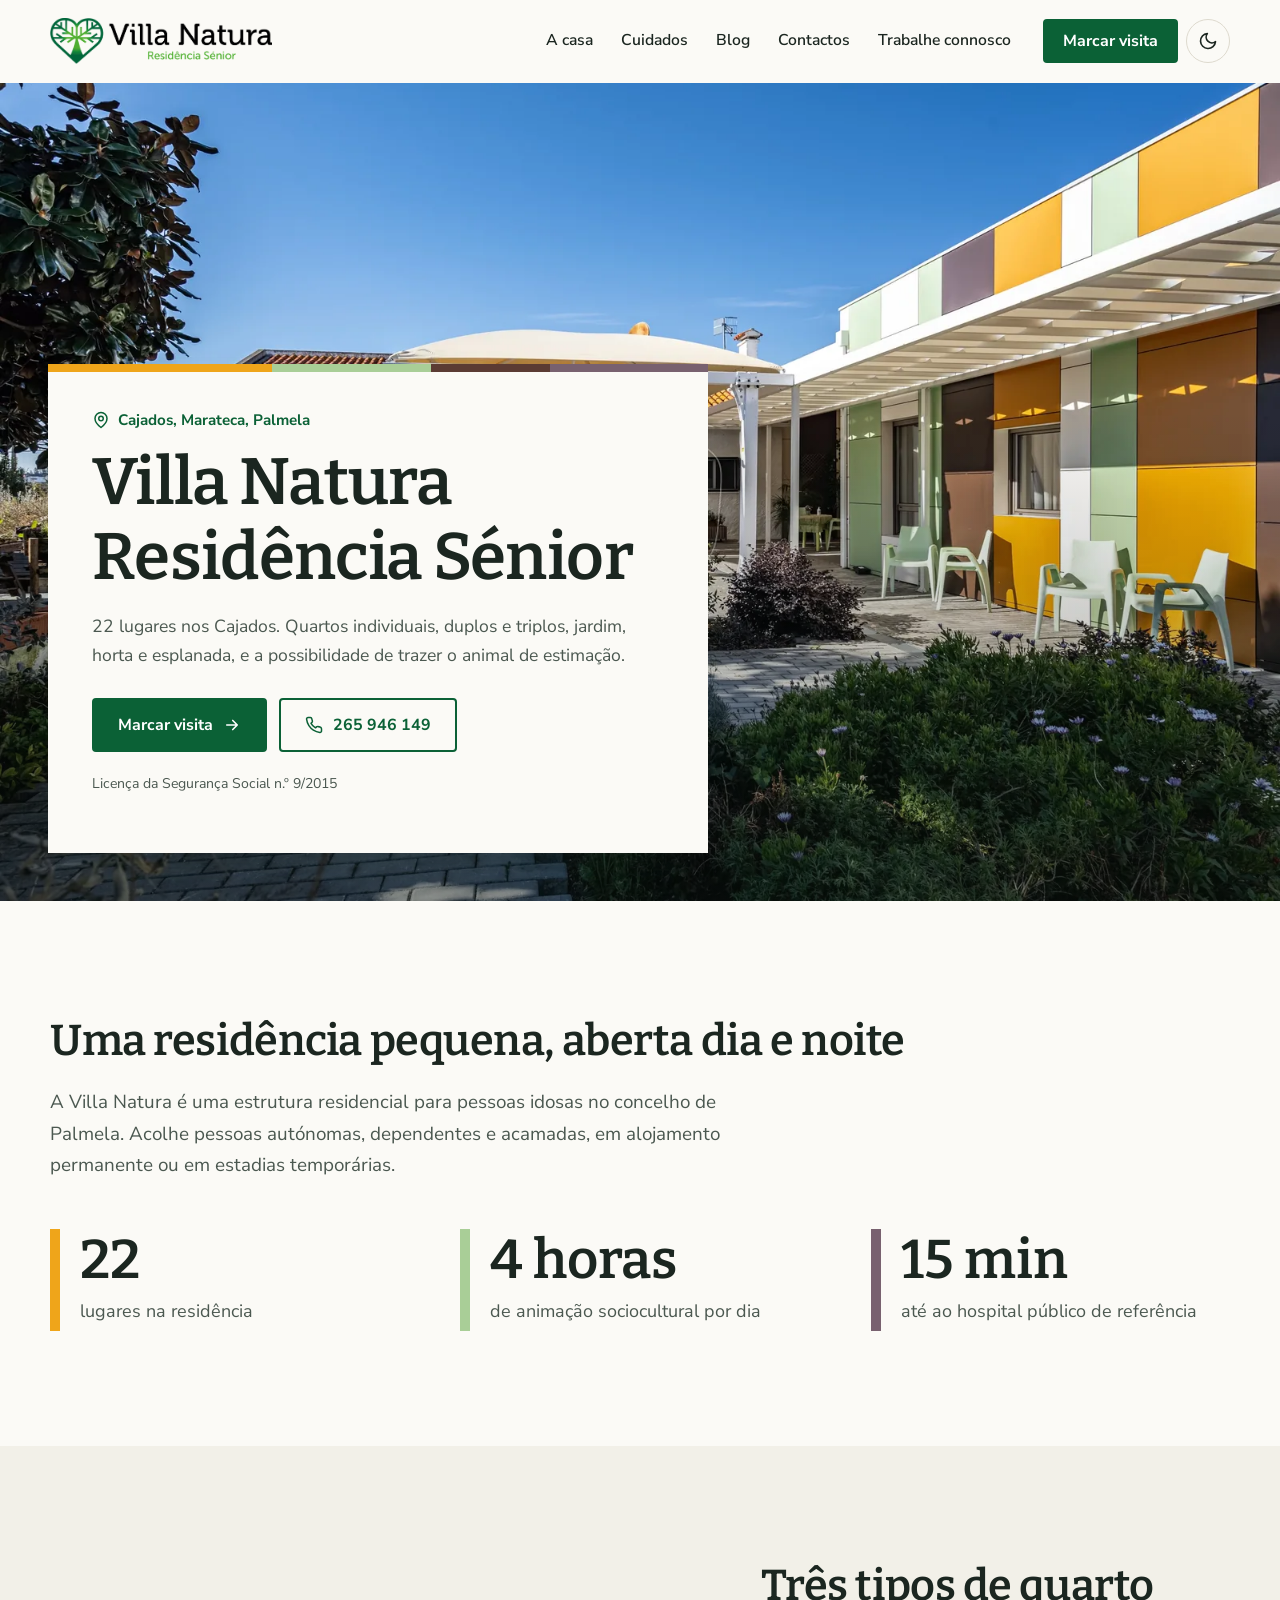
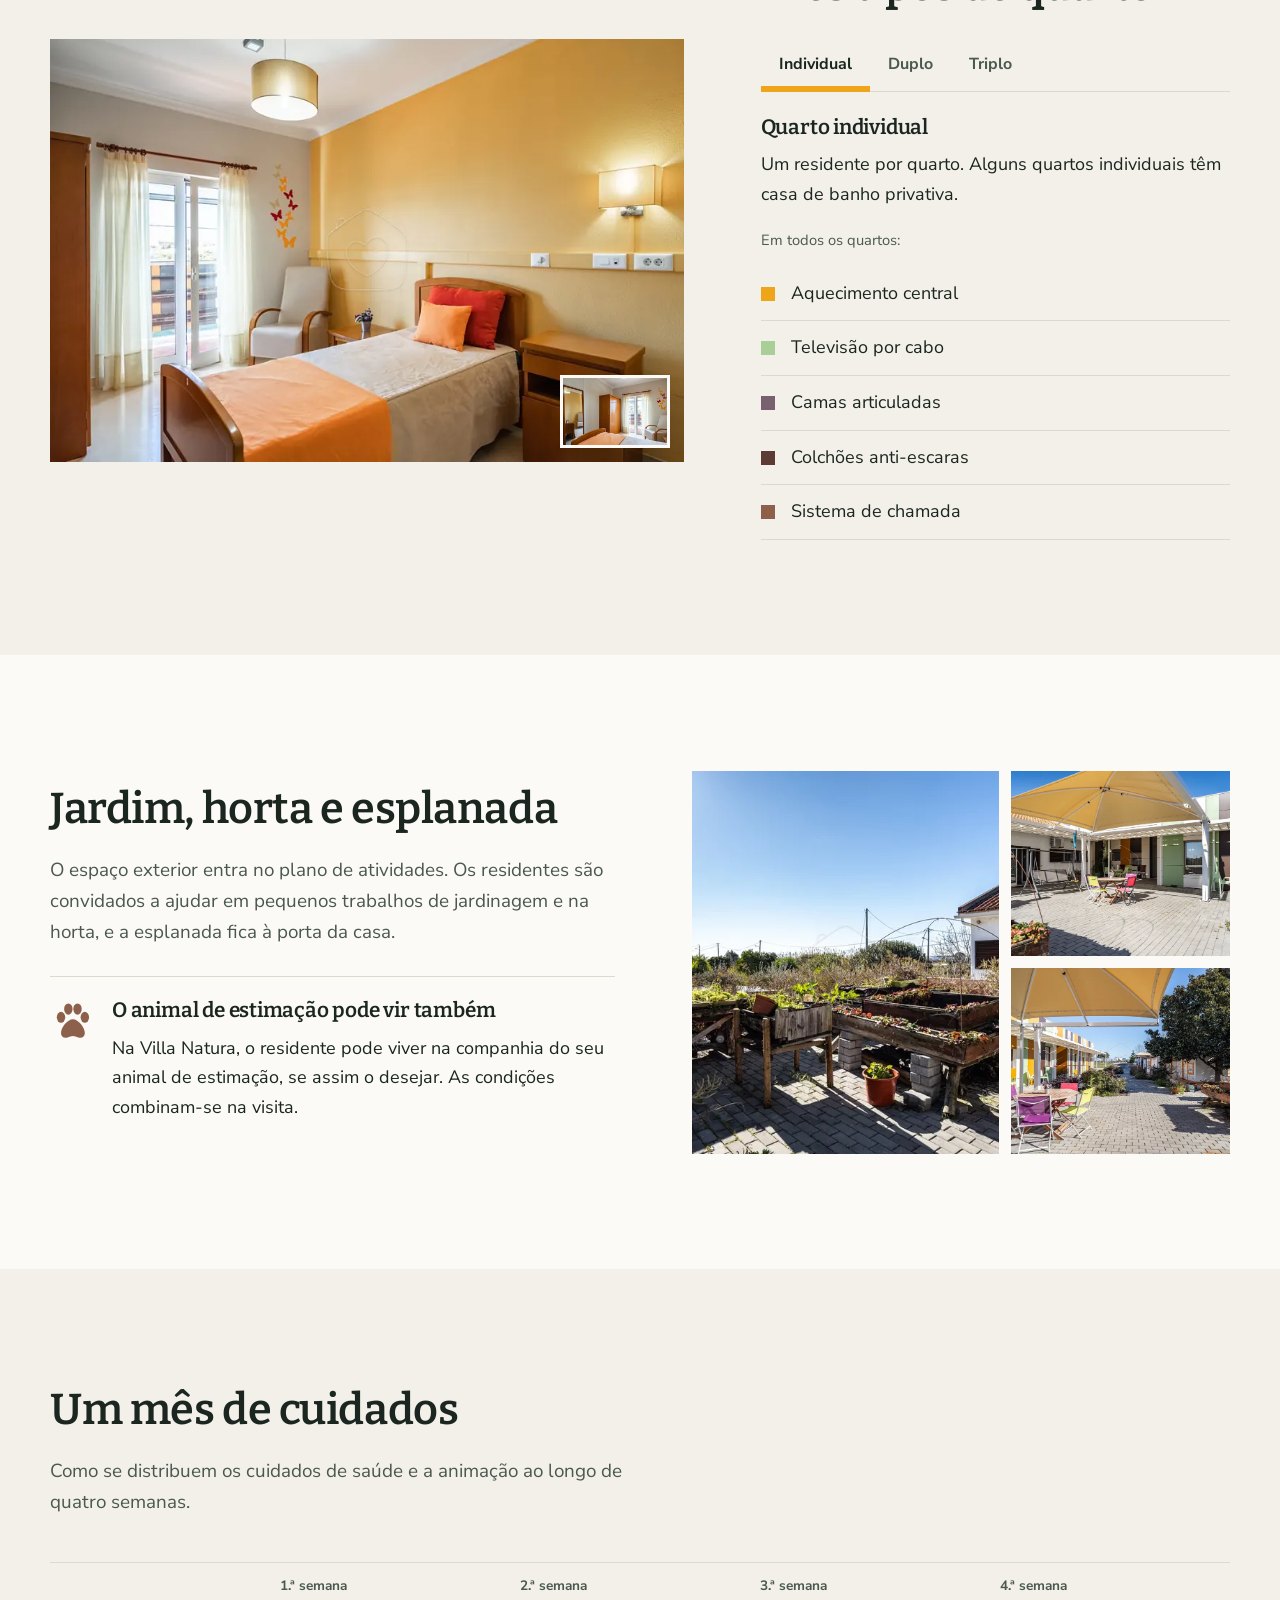
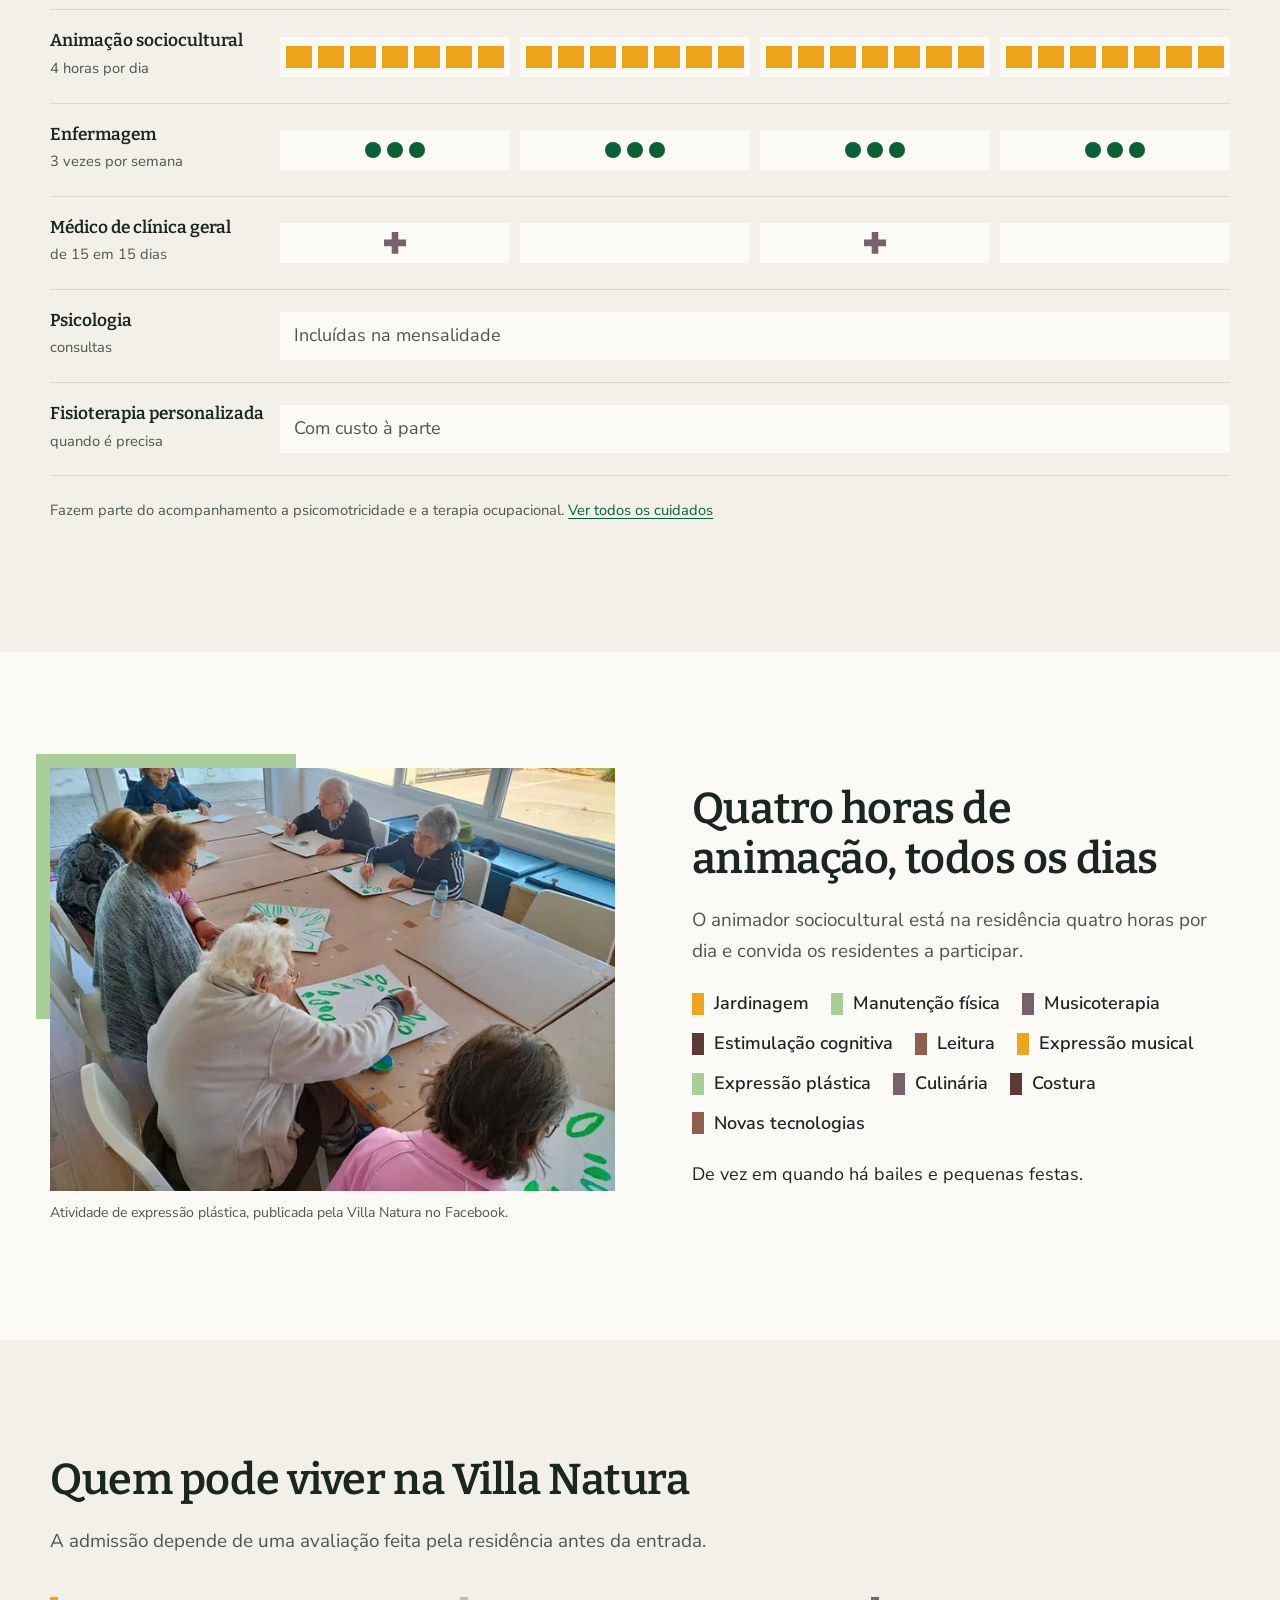
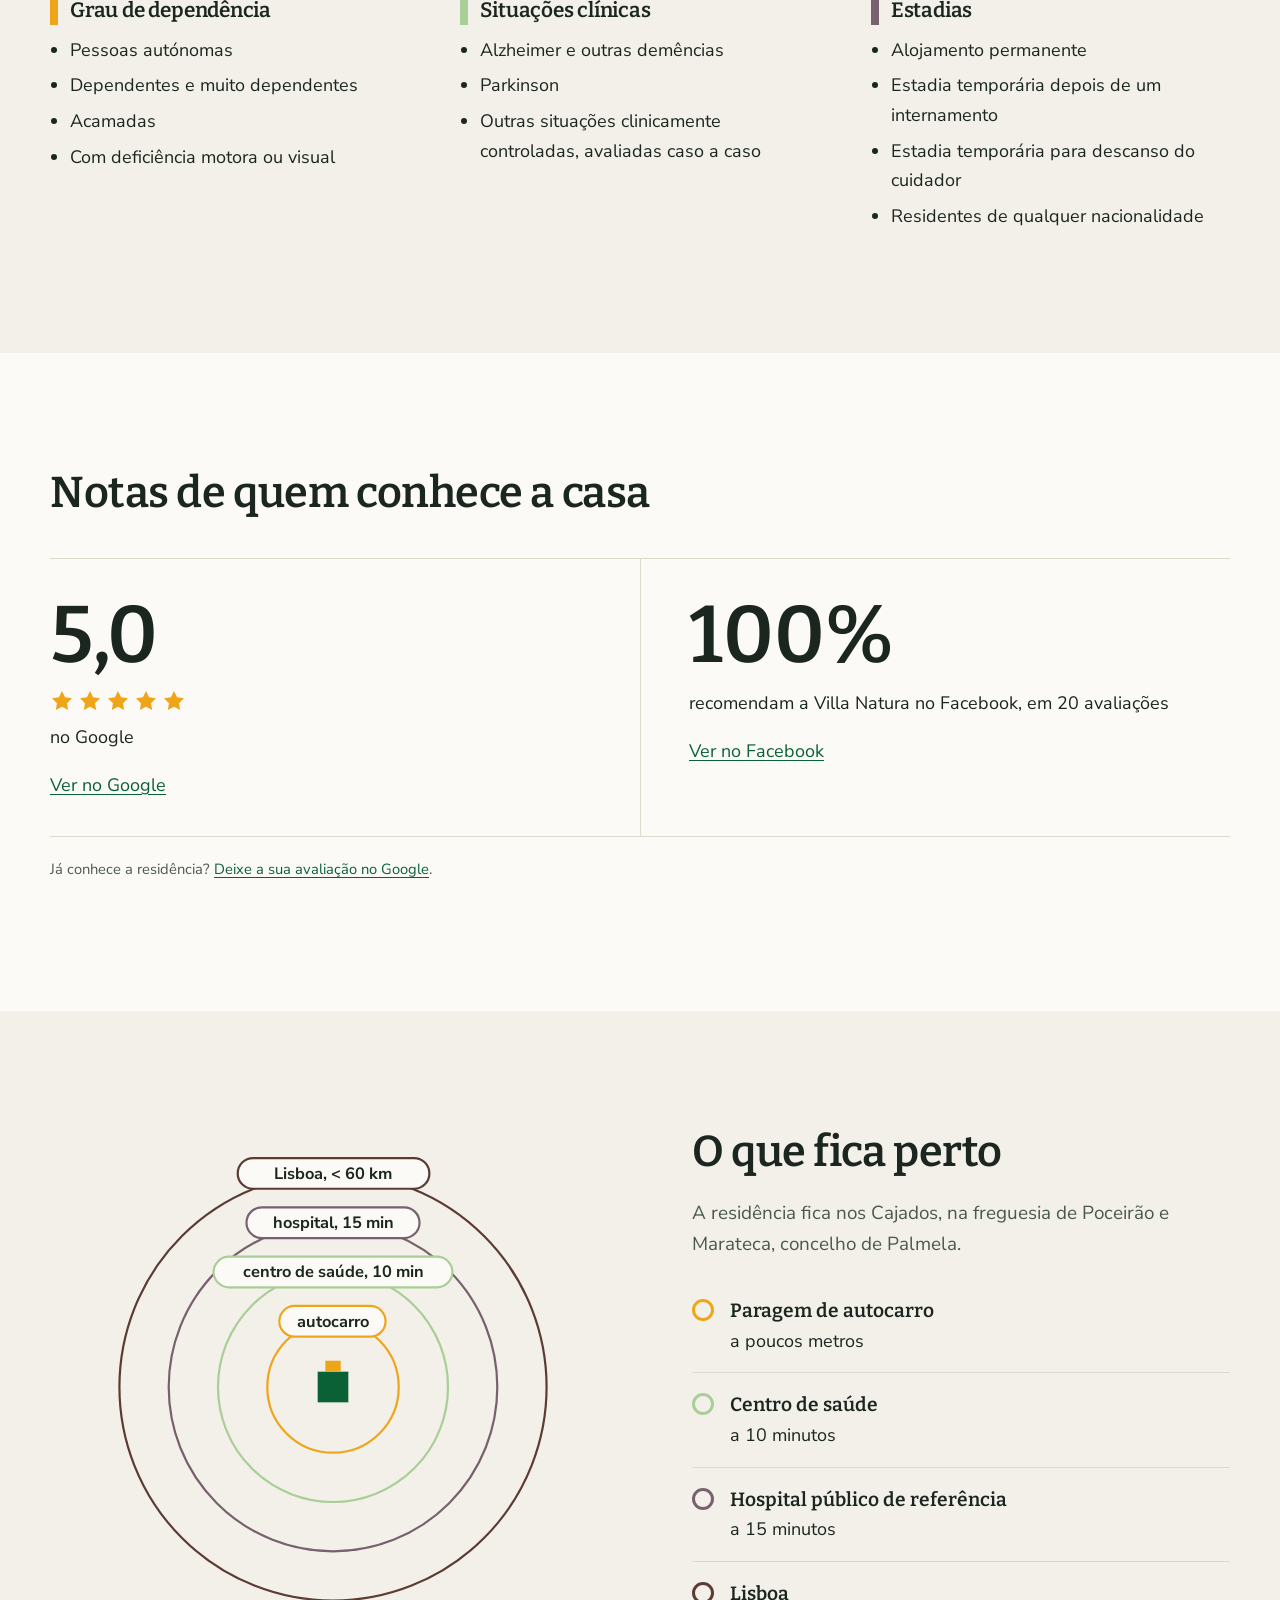
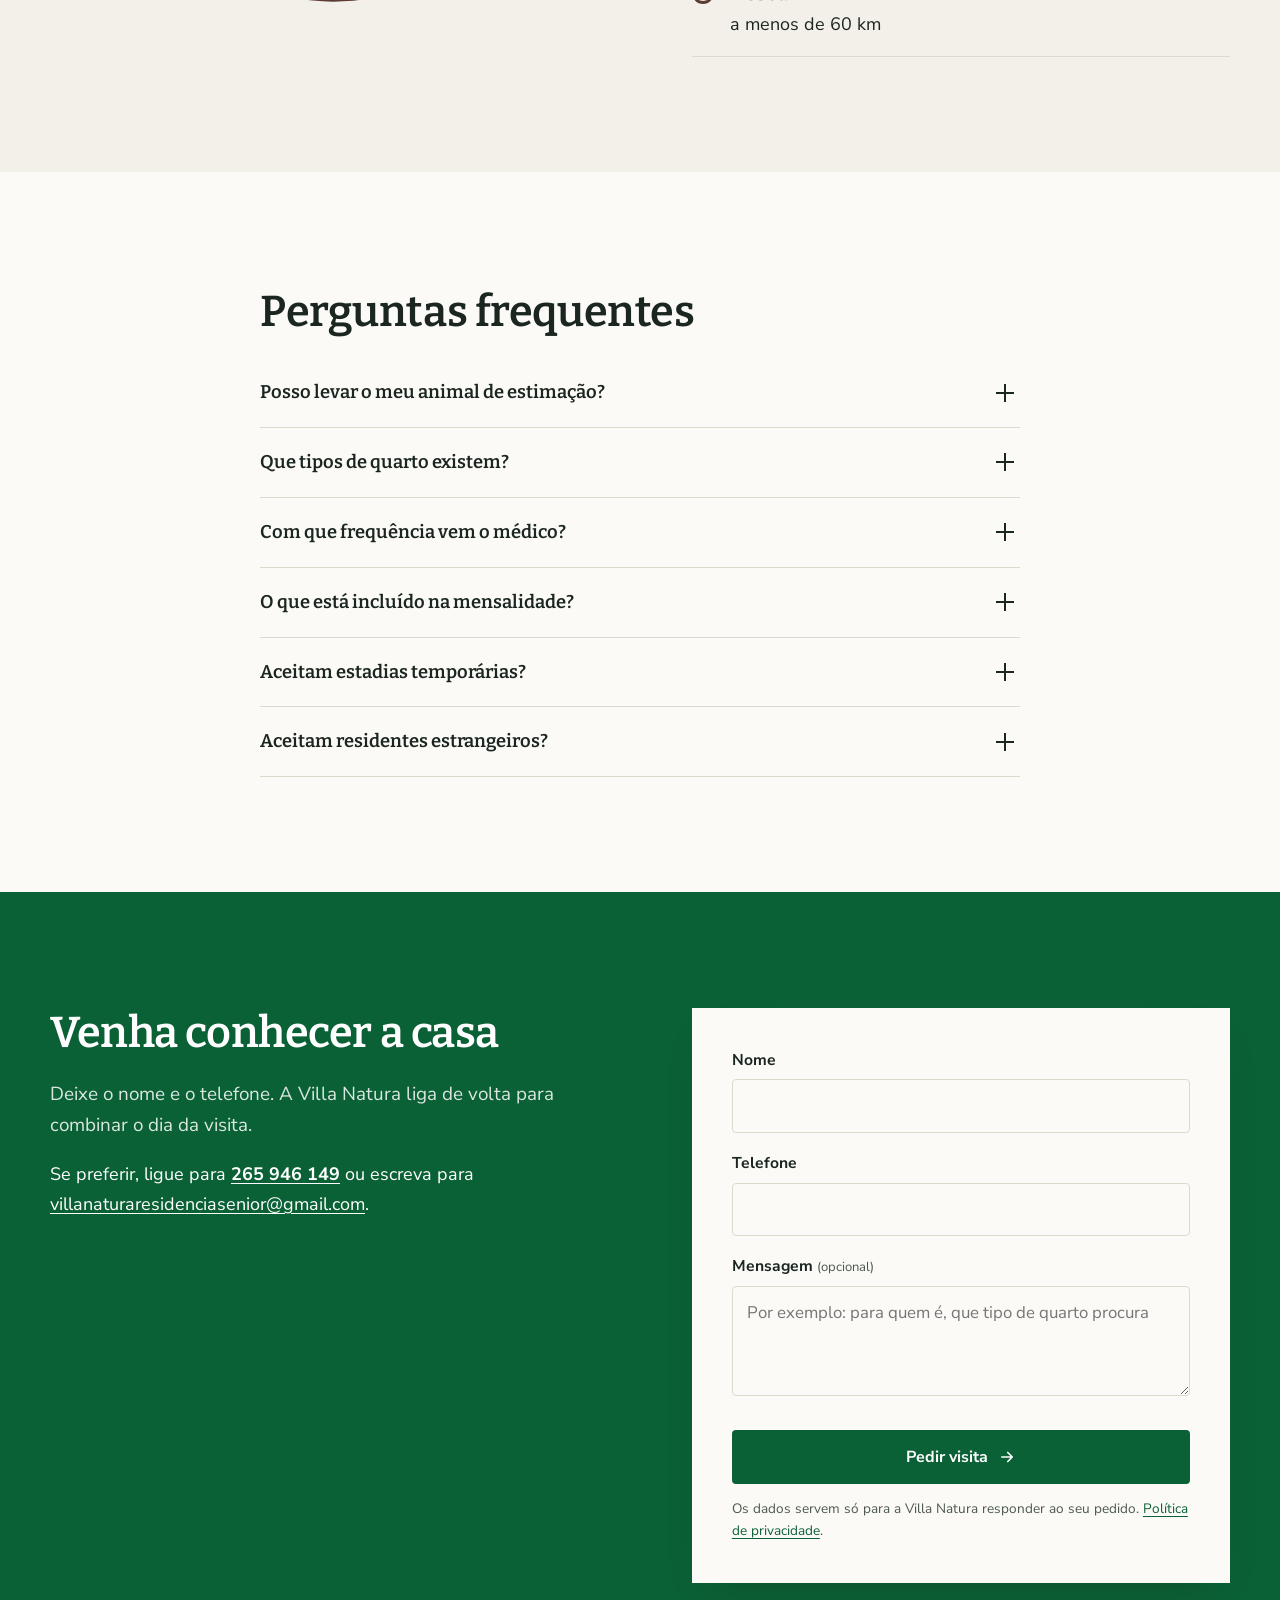
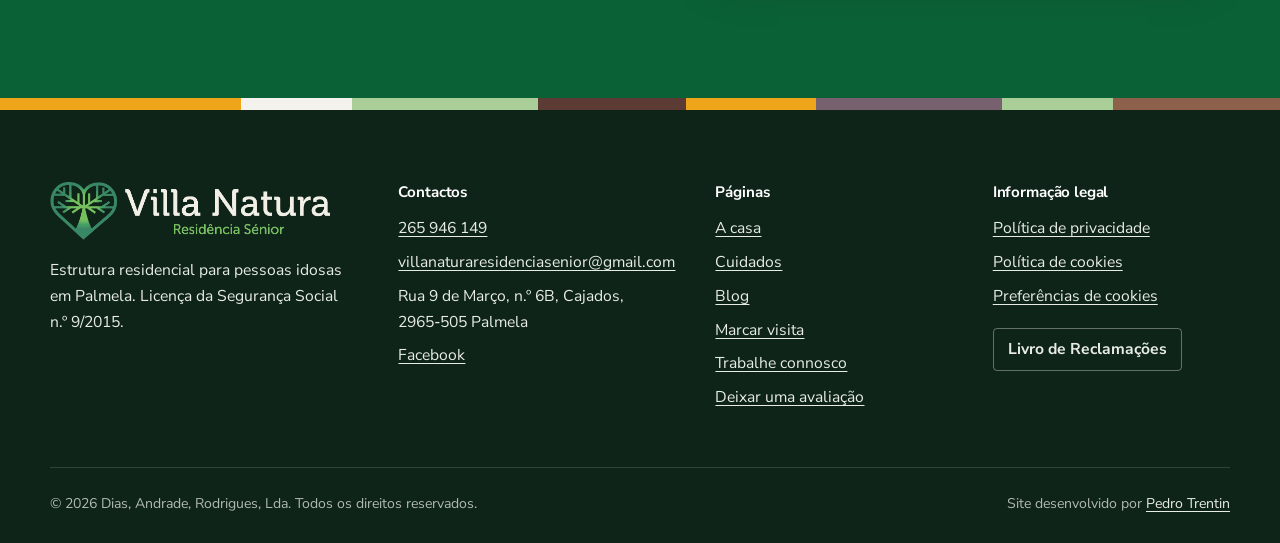
<file: index.html>
<!doctype html>
<html lang="pt-PT" class="sem-js">
<head>
<meta charset="utf-8">
<meta name="viewport" content="width=device-width, initial-scale=1">
<title>Villa Natura Residência Sénior, lar de idosos em Palmela</title>
<meta name="description" content="Residência sénior com 22 lugares nos Cajados, Palmela. Quartos individuais, duplos e triplos, jardim, horta e animal de estimação. Licença da Segurança Social n.º 9/2015.">
<link rel="canonical" href="https://villanaturaresidenciasenior.com/">
<meta name="theme-color" content="#0B6136">
<meta property="og:type" content="website"><meta property="og:locale" content="pt_PT"><meta property="og:site_name" content="Villa Natura Residência Sénior">
<meta property="og:title" content="Villa Natura Residência Sénior, lar de idosos em Palmela"><meta property="og:description" content="Residência sénior com 22 lugares nos Cajados, Palmela. Quartos individuais, duplos e triplos, jardim, horta e animal de estimação. Licença da Segurança Social n.º 9/2015."><meta property="og:url" content="https://villanaturaresidenciasenior.com/"><meta property="og:image" content="https://villanaturaresidenciasenior.com/img/og.jpg">
<link rel="icon" href="/img/favicon.png" type="image/png"><link rel="apple-touch-icon" href="/img/apple-touch-icon.png">
<link rel="preload" href="/fonts/bitter-latin-600-normal.woff2" as="font" type="font/woff2" crossorigin>
<link rel="preload" href="/fonts/nunito-sans-latin-400-normal.woff2" as="font" type="font/woff2" crossorigin>
<link rel="stylesheet" href="/assets/site.css?v=1">
<script type="application/ld+json">{"@context": "https://schema.org", "@type": "LocalBusiness", "name": "Villa Natura Residência Sénior", "description": "Estrutura residencial para pessoas idosas com 22 lugares em Palmela.", "url": "https://villanaturaresidenciasenior.com/", "telephone": "+351265946149", "email": "villanaturaresidenciasenior@gmail.com", "image": "https://villanaturaresidenciasenior.com/img/exterior-fachada.webp", "logo": "https://villanaturaresidenciasenior.com/img/simbolo-512.png", "openingHours": "Mo-Su 00:00-23:59", "sameAs": ["https://www.facebook.com/villanaturaresidenciasenior/"], "address": {"@type": "PostalAddress", "streetAddress": "Rua 9 de Março, n.º 6B, Cajados", "postalCode": "2965-505", "addressLocality": "Palmela", "addressRegion": "Setúbal", "addressCountry": "PT"}}</script><script type="application/ld+json">{"@context": "https://schema.org", "@type": "FAQPage", "mainEntity": [{"@type": "Question", "name": "Posso levar o meu animal de estimação?", "acceptedAnswer": {"@type": "Answer", "text": "Sim. Na Villa Natura, o residente pode viver na companhia do seu animal de estimação, se assim o desejar. As condições combinam-se na visita."}}, {"@type": "Question", "name": "Que tipos de quarto existem?", "acceptedAnswer": {"@type": "Answer", "text": "Há quartos individuais, duplos e triplos, alguns com casa de banho privativa. Todos têm aquecimento central, televisão por cabo, camas articuladas, colchões anti-escaras e sistema de chamada."}}, {"@type": "Question", "name": "Com que frequência vem o médico?", "acceptedAnswer": {"@type": "Answer", "text": "O médico de clínica geral vem quinzenalmente. A enfermagem está na casa três vezes por semana."}}, {"@type": "Question", "name": "O que está incluído na mensalidade?", "acceptedAnswer": {"@type": "Answer", "text": "As consultas de psicologia estão incluídas. A fisioterapia personalizada e serviços como cabeleireiro, barbeiro, manicure, podologista, massagem, lavandaria, transporte e acompanhamento personalizado são opcionais e pagam-se à parte. O valor da mensalidade é apresentado na visita ou por telefone."}}, {"@type": "Question", "name": "Aceitam estadias temporárias?", "acceptedAnswer": {"@type": "Answer", "text": "Sim, para recuperação depois de um internamento ou para dar descanso a quem cuida do idoso em casa."}}, {"@type": "Question", "name": "Aceitam residentes estrangeiros?", "acceptedAnswer": {"@type": "Answer", "text": "Sim, de qualquer nacionalidade."}}]}</script>
</head>
<body>
<a class="salto" href="#conteudo">Saltar para o conteúdo</a>
<header class="topo"><div class="contentor">
<a class="marca" href="/" aria-label="Villa Natura Residência Sénior, página inicial"><img class="cla" src="/img/logo.png" alt="Villa Natura Residência Sénior" width="538" height="112"><img class="esc" src="/img/logo-escuro.png" alt="" width="538" height="112"></a>
<nav class="nav" aria-label="Principal"><a href="/a-casa" data-sec="a-casa" style="--pc:var(--amarelo)">A casa</a><a href="/cuidados" data-sec="cuidados" style="--pc:var(--salva)">Cuidados</a><a href="/blog" data-sec="blog" style="--pc:var(--ameixa)">Blog</a><a href="/contactos" data-sec="contactos" style="--pc:var(--cacau)">Contactos</a><a href="/trabalhe-connosco" data-sec="trabalhe-connosco" style="--pc:var(--castanho)">Trabalhe connosco</a><a class="so-tel" href="/visita" data-sec="visita" style="--pc:var(--folha)">Marcar visita</a><a class="so-tel" href="tel:+351265946149">Ligar 265 946 149</a></nav>
<div class="acoes"><a class="btn visitar" href="/visita">Marcar visita</a><button class="tema" type="button" aria-label="Mudar entre modo claro e escuro"><svg class="sol" viewBox="0 0 24 24" fill="none" stroke="currentColor" stroke-width="2" stroke-linecap="round" aria-hidden="true"><circle cx="12" cy="12" r="4"/><path d="M12 2v2M12 20v2M4.9 4.9l1.4 1.4M17.7 17.7l1.4 1.4M2 12h2M20 12h2M4.9 19.1l1.4-1.4M17.7 6.3l1.4-1.4"/></svg><svg class="lua" viewBox="0 0 24 24" fill="none" stroke="currentColor" stroke-width="2" stroke-linecap="round" stroke-linejoin="round" aria-hidden="true"><path d="M21 12.8A9 9 0 1 1 11.2 3a7 7 0 0 0 9.8 9.8z"/></svg></button><button class="menu-btn" type="button" aria-label="Abrir menu" aria-expanded="false"><span></span><span></span><span></span></button></div>
</div></header>
<main id="conteudo">
<section class="fachada"><div class="foto"><img src="/img/exterior-fachada.webp" srcset="/img/exterior-fachada-p.webp 800w, /img/exterior-fachada.webp 1600w, /img/exterior-fachada-g.webp 2600w" sizes="100vw" alt="Exterior da Villa Natura Residência Sénior, com os painéis de cor da fachada" loading="eager" fetchpriority="high" decoding="async" width="1600" height="1067"></div>
<div class="paineis" style="--cols:1.15fr .65fr 1fr .85fr 1.2fr .8fr 1fr" aria-hidden="true"><i style="--c:var(--amarelo);--d:0.27s"></i><i style="--c:var(--branco-painel);--d:0.00s"></i><i style="--c:var(--salva);--d:0.45s"></i><i style="--c:var(--cacau);--d:0.09s"></i><i style="--c:var(--amarelo);--d:0.54s"></i><i style="--c:var(--ameixa);--d:0.18s"></i><i style="--c:var(--salva);--d:0.36s"></i><i style="--c:var(--cacau);--d:0.41s"></i><i style="--c:var(--salva);--d:0.23s"></i><i style="--c:var(--amarelo);--d:0.59s"></i><i style="--c:var(--branco-painel);--d:0.14s"></i><i style="--c:var(--castanho);--d:0.50s"></i><i style="--c:var(--amarelo);--d:0.05s"></i><i style="--c:var(--cacau);--d:0.32s"></i></div>
<div class="placa"><p class="local"><svg width="18" height="18" viewBox="0 0 24 24" fill="none" stroke="currentColor" stroke-width="2" stroke-linecap="round" stroke-linejoin="round" aria-hidden="true"><path d="M20 10c0 6-8 12-8 12s-8-6-8-12a8 8 0 0 1 16 0z"/><circle cx="12" cy="10" r="3"/></svg> Cajados, Marateca, Palmela</p>
<h1>Villa Natura Residência Sénior</h1>
<p class="lead">22 lugares nos Cajados. Quartos individuais, duplos e triplos, jardim, horta e esplanada, e a possibilidade de trazer o animal de estimação.</p>
<div class="botoes"><a class="btn" href="/visita">Marcar visita <svg viewBox="0 0 24 24" fill="none" stroke="currentColor" stroke-width="2.2" stroke-linecap="round" stroke-linejoin="round" aria-hidden="true"><path d="M5 12h14M13 6l6 6-6 6"/></svg></a><a class="btn contorno" href="tel:+351265946149"><svg viewBox="0 0 24 24" fill="none" stroke="currentColor" stroke-width="2" stroke-linecap="round" stroke-linejoin="round" aria-hidden="true"><path d="M22 16.9v3a2 2 0 0 1-2.2 2 19.8 19.8 0 0 1-8.6-3.1 19.5 19.5 0 0 1-6-6A19.8 19.8 0 0 1 2.1 4.2 2 2 0 0 1 4.1 2h3a2 2 0 0 1 2 1.7c.1.9.4 1.8.7 2.7a2 2 0 0 1-.5 2.1L8 9.8a16 16 0 0 0 6 6l1.3-1.3a2 2 0 0 1 2.1-.4c.9.3 1.8.6 2.7.7a2 2 0 0 1 1.7 2z"/></svg> 265 946 149</a></div>
<p class="licenca">Licença da Segurança Social n.º 9/2015</p></div>
</section>

<section class="secao"><div class="contentor">
<div class="revela"><h2>Uma residência pequena, aberta dia e noite</h2>
<p class="lead">A Villa Natura é uma estrutura residencial para pessoas idosas no concelho de Palmela. Acolhe pessoas autónomas, dependentes e acamadas, em alojamento permanente ou em estadias temporárias.</p></div>
<div class="numeros revela">
<div style="--c:var(--amarelo)"><b>22</b><span>lugares na residência</span></div>
<div style="--c:var(--salva)"><b>4 horas</b><span>de animação sociocultural por dia</span></div>
<div style="--c:var(--ameixa)"><b>15 min</b><span>até ao hospital público de referência</span></div>
</div></div></section>

<section class="secao papel" data-quartos><div class="contentor dupla quartos">
<div class="revela"><div class="quartos-fotos"><figure data-q="individual" data-n="1" class="ativo"><img src="/img/quarto-individual-1.webp" srcset="/img/quarto-individual-1-p.webp 800w, /img/quarto-individual-1.webp 1600w" sizes="(max-width: 760px) 100vw, 50vw" alt="Quarto individual da Villa Natura" loading="lazy" decoding="async" width="1600" height="1067"></figure><figure data-q="individual" data-n="2"><img src="/img/quarto-individual-2.webp" srcset="/img/quarto-individual-2-p.webp 800w, /img/quarto-individual-2.webp 1600w" sizes="(max-width: 760px) 100vw, 50vw" alt="Quarto individual da Villa Natura" loading="lazy" decoding="async" width="1600" height="1067"></figure><figure data-q="duplo" data-n="1"><img src="/img/quarto-duplo-1.webp" srcset="/img/quarto-duplo-1-p.webp 800w, /img/quarto-duplo-1.webp 1600w" sizes="(max-width: 760px) 100vw, 50vw" alt="Quarto duplo da Villa Natura" loading="lazy" decoding="async" width="1600" height="1067"></figure><figure data-q="duplo" data-n="2"><img src="/img/quarto-duplo-4.webp" srcset="/img/quarto-duplo-4-p.webp 800w, /img/quarto-duplo-4.webp 1600w" sizes="(max-width: 760px) 100vw, 50vw" alt="Quarto duplo da Villa Natura" loading="lazy" decoding="async" width="1600" height="1067"></figure><figure data-q="triplo" data-n="1"><img src="/img/quarto-triplo-1.webp" srcset="/img/quarto-triplo-1-p.webp 800w, /img/quarto-triplo-1.webp 1600w" sizes="(max-width: 760px) 100vw, 50vw" alt="Quarto triplo da Villa Natura" loading="lazy" decoding="async" width="1600" height="1067"></figure><figure data-q="triplo" data-n="2"><img src="/img/quarto-triplo-2.webp" srcset="/img/quarto-triplo-2-p.webp 800w, /img/quarto-triplo-2.webp 1600w" sizes="(max-width: 760px) 100vw, 50vw" alt="Quarto triplo da Villa Natura" loading="lazy" decoding="async" width="1600" height="1067"></figure><button class="seg" type="button" aria-label="Ver outra fotografia deste tipo de quarto"><img src="/img/quarto-individual-2-p.webp" alt=""></button></div></div>
<div class="revela"><h2>Três tipos de quarto</h2>
<div class="separadores" role="tablist" aria-label="Tipos de quarto"><button type="button" role="tab" data-q="individual" style="--c:var(--amarelo)" aria-selected="true" tabindex="0">Individual</button><button type="button" role="tab" data-q="duplo" style="--c:var(--salva)" aria-selected="false" tabindex="-1">Duplo</button><button type="button" role="tab" data-q="triplo" style="--c:var(--ameixa)" aria-selected="false" tabindex="-1">Triplo</button></div>
<div class="painel-texto" data-q="individual"><h3>Quarto individual</h3><p>Um residente por quarto. Alguns quartos individuais têm casa de banho privativa.</p></div><div class="painel-texto" data-q="duplo" hidden><h3>Quarto duplo</h3><p>Dois residentes por quarto. Pode ser a escolha para um casal ou dois irmãos que querem continuar juntos.</p></div><div class="painel-texto" data-q="triplo" hidden><h3>Quarto triplo</h3><p>Três residentes por quarto. Pergunte na visita que quartos de cada tipo estão livres.</p></div>
<p class="mini" style="margin-top:18px">Em todos os quartos:</p><ul class="lista-limpa equip"><li style="--c:var(--amarelo)">Aquecimento central</li><li style="--c:var(--salva)">Televisão por cabo</li><li style="--c:var(--ameixa)">Camas articuladas</li><li style="--c:var(--cacau)">Colchões anti-escaras</li><li style="--c:var(--castanho)">Sistema de chamada</li></ul>
</div></div></section>

<section class="secao"><div class="contentor dupla inv">
<div class="revela colagem"><img class="a" src="/img/exterior-horta.webp" srcset="/img/exterior-horta-p.webp 800w, /img/exterior-horta.webp 1600w, /img/exterior-horta-g.webp 2600w" sizes="(max-width: 760px) 100vw, 50vw" alt="Horta da Villa Natura" loading="lazy" decoding="async" width="1600" height="1067"><img class="b" src="/img/exterior-esplanada.webp" srcset="/img/exterior-esplanada-p.webp 800w, /img/exterior-esplanada.webp 1600w, /img/exterior-esplanada-g.webp 2600w" sizes="(max-width: 760px) 100vw, 50vw" alt="Esplanada da Villa Natura" loading="lazy" decoding="async" width="1600" height="1067"><img class="c" src="/img/exterior-patio.webp" srcset="/img/exterior-patio-p.webp 800w, /img/exterior-patio.webp 1600w, /img/exterior-patio-g.webp 2600w" sizes="(max-width: 760px) 100vw, 50vw" alt="Pátio exterior da Villa Natura" loading="lazy" decoding="async" width="1600" height="1067"></div>
<div class="revela"><h2>Jardim, horta e esplanada</h2>
<p class="lead">O espaço exterior entra no plano de atividades. Os residentes são convidados a ajudar em pequenos trabalhos de jardinagem e na horta, e a esplanada fica à porta da casa.</p>
<div class="faixa-animal"><svg viewBox="0 0 48 48" fill="currentColor" aria-hidden="true"><ellipse cx="12" cy="20" rx="4.6" ry="6"/><ellipse cx="20" cy="11" rx="4.6" ry="6.2"/><ellipse cx="30" cy="11" rx="4.6" ry="6.2"/><ellipse cx="38" cy="20" rx="4.6" ry="6"/><path d="M25 22c-6 0-13 9-13 15 0 4 3 6 7 5 2.5-.6 4-1.6 6-1.6s3.5 1 6 1.6c4 1 7-1 7-5 0-6-7-15-13-15z"/></svg><div><h3>O animal de estimação pode vir também</h3><p>Na Villa Natura, o residente pode viver na companhia do seu animal de estimação, se assim o desejar. As condições combinam-se na visita.</p></div></div>
</div></div></section>

<section class="secao papel"><div class="contentor">
<div class="revela"><h2>Um mês de cuidados</h2><p class="lead">Como se distribuem os cuidados de saúde e a animação ao longo de quatro semanas.</p></div>
<div class="mes" role="img" aria-label="Num mês: animação sociocultural todos os dias, enfermagem três vezes por semana, médico de clínica geral de quinze em quinze dias, psicologia incluída na mensalidade, fisioterapia personalizada com custo à parte.">
<div class="cab"><div class="rot"></div><div class="semanas"><span>1.ª semana</span><span>2.ª semana</span><span>3.ª semana</span><span>4.ª semana</span></div></div>
<div class="rot"><b>Animação sociocultural</b><span>4 horas por dia</span></div><div class="semanas"><div class="sem animacao"><i style="--d:0.00s"></i><i style="--d:0.03s"></i><i style="--d:0.06s"></i><i style="--d:0.09s"></i><i style="--d:0.12s"></i><i style="--d:0.15s"></i><i style="--d:0.18s"></i></div><div class="sem animacao"><i style="--d:0.21s"></i><i style="--d:0.24s"></i><i style="--d:0.27s"></i><i style="--d:0.30s"></i><i style="--d:0.33s"></i><i style="--d:0.36s"></i><i style="--d:0.39s"></i></div><div class="sem animacao"><i style="--d:0.42s"></i><i style="--d:0.45s"></i><i style="--d:0.48s"></i><i style="--d:0.51s"></i><i style="--d:0.54s"></i><i style="--d:0.57s"></i><i style="--d:0.60s"></i></div><div class="sem animacao"><i style="--d:0.63s"></i><i style="--d:0.66s"></i><i style="--d:0.69s"></i><i style="--d:0.72s"></i><i style="--d:0.75s"></i><i style="--d:0.78s"></i><i style="--d:0.81s"></i></div></div>
<div class="rot"><b>Enfermagem</b><span>3 vezes por semana</span></div><div class="semanas"><div class="sem enfermagem"><i style="--d:0.50s"></i><i style="--d:0.59s"></i><i style="--d:0.68s"></i></div><div class="sem enfermagem"><i style="--d:0.77s"></i><i style="--d:0.86s"></i><i style="--d:0.95s"></i></div><div class="sem enfermagem"><i style="--d:1.04s"></i><i style="--d:1.13s"></i><i style="--d:1.22s"></i></div><div class="sem enfermagem"><i style="--d:1.31s"></i><i style="--d:1.40s"></i><i style="--d:1.49s"></i></div></div>
<div class="rot"><b>Médico de clínica geral</b><span>de 15 em 15 dias</span></div><div class="semanas"><div class="sem medico"><i style="--d:1.20s"></i></div><div class="sem medico"></div><div class="sem medico"><i style="--d:1.50s"></i></div><div class="sem medico"></div></div>
<div class="rot"><b>Psicologia</b><span>consultas</span></div><div class="texto-linha"><span>Incluídas na mensalidade</span></div>
<div class="rot"><b>Fisioterapia personalizada</b><span>quando é precisa</span></div><div class="texto-linha"><span>Com custo à parte</span></div>
</div>
<p class="mini" style="margin-top:22px">Fazem parte do acompanhamento a psicomotricidade e a terapia ocupacional. <a href="/cuidados">Ver todos os cuidados</a></p>
</div></section>

<section class="secao"><div class="contentor dupla">
<div class="revela"><figure class="foto-moldura" style="margin:0"><img src="/img/atividade-pintura.webp" srcset="/img/atividade-pintura-p.webp 800w, /img/atividade-pintura.webp 1600w" sizes="(max-width: 760px) 100vw, 50vw" alt="Residentes numa atividade de pintura na Villa Natura" loading="lazy" decoding="async" width="1600" height="1067"><figcaption>Atividade de expressão plástica, publicada pela Villa Natura no Facebook.</figcaption></figure></div>
<div class="revela"><h2>Quatro horas de animação, todos os dias</h2>
<p class="lead">O animador sociocultural está na residência quatro horas por dia e convida os residentes a participar.</p>
<ul class="lista-limpa etiquetas"><li style="--c:var(--amarelo)">Jardinagem</li><li style="--c:var(--salva)">Manutenção física</li><li style="--c:var(--ameixa)">Musicoterapia</li><li style="--c:var(--cacau)">Estimulação cognitiva</li><li style="--c:var(--castanho)">Leitura</li><li style="--c:var(--amarelo)">Expressão musical</li><li style="--c:var(--salva)">Expressão plástica</li><li style="--c:var(--ameixa)">Culinária</li><li style="--c:var(--cacau)">Costura</li><li style="--c:var(--castanho)">Novas tecnologias</li></ul>
<p>De vez em quando há bailes e pequenas festas.</p></div>
</div></section>

<section class="secao papel"><div class="contentor">
<div class="revela"><h2>Quem pode viver na Villa Natura</h2><p class="lead">A admissão depende de uma avaliação feita pela residência antes da entrada.</p></div>
<div class="colunas">
<div class="revela" style="--c:var(--amarelo)"><h3>Grau de dependência</h3><ul><li>Pessoas autónomas</li><li>Dependentes e muito dependentes</li><li>Acamadas</li><li>Com deficiência motora ou visual</li></ul></div>
<div class="revela" style="--c:var(--salva)"><h3>Situações clínicas</h3><ul><li>Alzheimer e outras demências</li><li>Parkinson</li><li>Outras situações clinicamente controladas, avaliadas caso a caso</li></ul></div>
<div class="revela" style="--c:var(--ameixa)"><h3>Estadias</h3><ul><li>Alojamento permanente</li><li>Estadia temporária depois de um internamento</li><li>Estadia temporária para descanso do cuidador</li><li>Residentes de qualquer nacionalidade</li></ul></div>
</div>
</div></section>

<section class="secao"><div class="contentor">
<div class="revela"><h2>Notas de quem conhece a casa</h2></div>
<div class="notas revela">
<div><b>5,0</b><div class="estrelas" aria-label="5 estrelas"><svg viewBox="0 0 24 24" fill="currentColor" aria-hidden="true"><path d="m12 2 3.1 6.3 6.9 1-5 4.9 1.2 6.8L12 17.8 5.8 21l1.2-6.8-5-4.9 6.9-1z"/></svg><svg viewBox="0 0 24 24" fill="currentColor" aria-hidden="true"><path d="m12 2 3.1 6.3 6.9 1-5 4.9 1.2 6.8L12 17.8 5.8 21l1.2-6.8-5-4.9 6.9-1z"/></svg><svg viewBox="0 0 24 24" fill="currentColor" aria-hidden="true"><path d="m12 2 3.1 6.3 6.9 1-5 4.9 1.2 6.8L12 17.8 5.8 21l1.2-6.8-5-4.9 6.9-1z"/></svg><svg viewBox="0 0 24 24" fill="currentColor" aria-hidden="true"><path d="m12 2 3.1 6.3 6.9 1-5 4.9 1.2 6.8L12 17.8 5.8 21l1.2-6.8-5-4.9 6.9-1z"/></svg><svg viewBox="0 0 24 24" fill="currentColor" aria-hidden="true"><path d="m12 2 3.1 6.3 6.9 1-5 4.9 1.2 6.8L12 17.8 5.8 21l1.2-6.8-5-4.9 6.9-1z"/></svg></div><p>no Google</p><a href="https://www.google.com/maps/search/?api=1&query=Villa+Natura+Resid%C3%AAncia+S%C3%A9nior+Palmela" rel="noopener" target="_blank">Ver no Google</a></div>
<div><b>100%</b><p style="margin-top:14px">recomendam a Villa Natura no Facebook, em 20 avaliações</p><a href="https://www.facebook.com/villanaturaresidenciasenior/" rel="noopener" target="_blank">Ver no Facebook</a></div>
</div>
<p class="mini" style="margin-top:20px">Já conhece a residência? <a href="/avaliar">Deixe a sua avaliação no Google</a>.</p>
</div></section>

<section class="secao papel"><div class="contentor dupla">
<div><div class="aneis revela" aria-hidden="true"><svg viewBox="0 0 420 420"><circle class="anel" cx="210" cy="210" r="60" stroke="var(--amarelo)" style="--l:377;--d:0.0s" transform="rotate(-90 210 210)"/><circle class="anel" cx="210" cy="210" r="105" stroke="var(--salva)" style="--l:660;--d:0.25s" transform="rotate(-90 210 210)"/><circle class="anel" cx="210" cy="210" r="150" stroke="var(--ameixa)" style="--l:942;--d:0.5s" transform="rotate(-90 210 210)"/><circle class="anel" cx="210" cy="210" r="195" stroke="var(--cacau)" style="--l:1225;--d:0.75s" transform="rotate(-90 210 210)"/>
<rect x="196" y="196" width="28" height="28" fill="var(--verde)"/><rect x="203" y="186" width="14" height="10" fill="var(--amarelo)"/><g class="etq-anel" style="--d:0.0s"><rect x="161" y="136" width="97" height="28" rx="14" stroke="var(--amarelo)" stroke-width="2"/><text x="210" y="155" text-anchor="middle">autocarro</text></g><g class="etq-anel" style="--d:0.25s"><rect x="101" y="91" width="218" height="28" rx="14" stroke="var(--salva)" stroke-width="2"/><text x="210" y="110" text-anchor="middle">centro de saúde, 10 min</text></g><g class="etq-anel" style="--d:0.5s"><rect x="131" y="46" width="158" height="28" rx="14" stroke="var(--ameixa)" stroke-width="2"/><text x="210" y="65" text-anchor="middle">hospital, 15 min</text></g><g class="etq-anel" style="--d:0.75s"><rect x="123" y="1" width="175" height="28" rx="14" stroke="var(--cacau)" stroke-width="2"/><text x="210" y="20" text-anchor="middle">Lisboa, &lt; 60 km</text></g></svg></div></div>
<div class="revela"><h2>O que fica perto</h2>
<p class="lead">A residência fica nos Cajados, na freguesia de Poceirão e Marateca, concelho de Palmela.</p>
<ul class="lista-limpa distancias">
<li style="--c:var(--amarelo)"><div><b>Paragem de autocarro</b>a poucos metros</div></li>
<li style="--c:var(--salva)"><div><b>Centro de saúde</b>a 10 minutos</div></li>
<li style="--c:var(--ameixa)"><div><b>Hospital público de referência</b>a 15 minutos</div></li>
<li style="--c:var(--cacau)"><div><b>Lisboa</b>a menos de 60 km</div></li>
</ul></div>
</div></section>

<section class="secao"><div class="estreito">
<div class="revela"><h2>Perguntas frequentes</h2></div>
<div class="faq"><details><summary>Posso levar o meu animal de estimação?</summary><div><p>Sim. Na Villa Natura, o residente pode viver na companhia do seu animal de estimação, se assim o desejar. As condições combinam-se na visita.</p></div></details><details><summary>Que tipos de quarto existem?</summary><div><p>Há quartos individuais, duplos e triplos, alguns com casa de banho privativa. Todos têm aquecimento central, televisão por cabo, camas articuladas, colchões anti-escaras e sistema de chamada.</p></div></details><details><summary>Com que frequência vem o médico?</summary><div><p>O médico de clínica geral vem quinzenalmente. A enfermagem está na casa três vezes por semana.</p></div></details><details><summary>O que está incluído na mensalidade?</summary><div><p>As consultas de psicologia estão incluídas. A fisioterapia personalizada e serviços como cabeleireiro, barbeiro, manicure, podologista, massagem, lavandaria, transporte e acompanhamento personalizado são opcionais e pagam-se à parte. O valor da mensalidade é apresentado na visita ou por telefone.</p></div></details><details><summary>Aceitam estadias temporárias?</summary><div><p>Sim, para recuperação depois de um internamento ou para dar descanso a quem cuida do idoso em casa.</p></div></details><details><summary>Aceitam residentes estrangeiros?</summary><div><p>Sim, de qualquer nacionalidade.</p></div></details></div>
</div></section>
<section class="secao chamada" id="marcar"><div class="contentor dupla">
<div class="revela"><h2>Venha conhecer a casa</h2><p class="lead">Deixe o nome e o telefone. A Villa Natura liga de volta para combinar o dia da visita.</p><p>Se preferir, ligue para <a href="tel:+351265946149"><strong>265 946 149</strong></a> ou escreva para <a href="mailto:villanaturaresidenciasenior@gmail.com">villanaturaresidenciasenior@gmail.com</a>.</p></div>
<div class="revela"><div class="formulario">
<form name="visita" method="POST" data-netlify="true" netlify-honeypot="bot-field" data-assunto="Pedido de visita pelo site">
<input type="hidden" name="form-name" value="visita"><p class="oculto"><label>Não preencher <input name="bot-field" data-rotulo="x"></label></p>
<div class="campo"><label for="visita-nome">Nome</label><input id="visita-nome" name="nome" data-rotulo="Nome" autocomplete="name" required></div>
<div class="campo"><label for="visita-tel">Telefone</label><input id="visita-tel" name="telefone" data-rotulo="Telefone" type="tel" autocomplete="tel" inputmode="tel" required></div>
<div class="campo"><label for="visita-msg">Mensagem <small>(opcional)</small></label><textarea id="visita-msg" name="mensagem" data-rotulo="Mensagem" placeholder="Por exemplo: para quem é, que tipo de quarto procura"></textarea></div>
<button class="btn" type="submit">Pedir visita <svg viewBox="0 0 24 24" fill="none" stroke="currentColor" stroke-width="2.2" stroke-linecap="round" stroke-linejoin="round" aria-hidden="true"><path d="M5 12h14M13 6l6 6-6 6"/></svg></button>
<p class="aviso">Os dados servem só para a Villa Natura responder ao seu pedido. <a href="/privacidade">Política de privacidade</a>.</p>
</form>
<div class="ok" role="status"><h3>Pedido enviado</h3><p>Obrigado. A Villa Natura vai entrar em contacto consigo. Se preferir, ligue para <a href="tel:+351265946149">265 946 149</a>.</p></div>
</div></div>
</div></section></main>
<div class="friso" aria-hidden="true"><span style="--c:var(--amarelo);--f:1.3"></span><span style="--c:var(--branco-painel);--f:0.6"></span><span style="--c:var(--salva);--f:1"></span><span style="--c:var(--cacau);--f:0.8"></span><span style="--c:var(--amarelo);--f:0.7"></span><span style="--c:var(--ameixa);--f:1"></span><span style="--c:var(--salva);--f:0.6"></span><span style="--c:var(--castanho);--f:0.9"></span></div>
<footer class="rodape"><div class="contentor">
<div class="grelha">
<div><img class="logo-r" src="/img/logo-escuro.png" alt="Villa Natura Residência Sénior" width="538" height="112" loading="lazy">
<p>Estrutura residencial para pessoas idosas em Palmela. Licença da Segurança Social n.º 9/2015.</p></div>
<div><h3>Contactos</h3><ul>
<li><a href="tel:+351265946149">265 946 149</a></li>
<li><a href="mailto:villanaturaresidenciasenior@gmail.com">villanaturaresidenciasenior@gmail.com</a></li>
<li>Rua 9 de Março, n.º 6B, Cajados, 2965&#8209;505 Palmela</li>
<li><a href="https://www.facebook.com/villanaturaresidenciasenior/" rel="noopener" target="_blank">Facebook</a></li></ul></div>
<div><h3>Páginas</h3><ul>
<li><a href="/a-casa">A casa</a></li><li><a href="/cuidados">Cuidados</a></li><li><a href="/blog">Blog</a></li>
<li><a href="/visita">Marcar visita</a></li><li><a href="/trabalhe-connosco">Trabalhe connosco</a></li><li><a href="/avaliar">Deixar uma avaliação</a></li></ul></div>
<div><h3>Informação legal</h3><ul>
<li><a href="/privacidade">Política de privacidade</a></li>
<li><a href="/cookies">Política de cookies</a></li>
<li><a href="#" data-cookies="abrir">Preferências de cookies</a></li></ul>
<a class="livro" href="https://www.livroreclamacoes.pt/" rel="noopener" target="_blank">Livro de Reclamações</a></div>
</div>
<div class="base"><span>© 2026 Dias, Andrade, Rodrigues, Lda. Todos os direitos reservados.</span><span>Site desenvolvido por <a href="https://www.instagram.com/ph.trentin/" rel="noopener" target="_blank">Pedro Trentin</a></span></div>
</div></footer>
<a class="ligar-fixo" href="tel:+351265946149" aria-label="Ligar para a Villa Natura"><svg viewBox="0 0 24 24" fill="none" stroke="currentColor" stroke-width="2" stroke-linecap="round" stroke-linejoin="round" aria-hidden="true"><path d="M22 16.9v3a2 2 0 0 1-2.2 2 19.8 19.8 0 0 1-8.6-3.1 19.5 19.5 0 0 1-6-6A19.8 19.8 0 0 1 2.1 4.2 2 2 0 0 1 4.1 2h3a2 2 0 0 1 2 1.7c.1.9.4 1.8.7 2.7a2 2 0 0 1-.5 2.1L8 9.8a16 16 0 0 0 6 6l1.3-1.3a2 2 0 0 1 2.1-.4c.9.3 1.8.6 2.7.7a2 2 0 0 1 1.7 2z"/></svg></a>
<div class="ecra" role="dialog" aria-modal="true" aria-label="Fotografia em ecrã inteiro"><button class="fechar" type="button" aria-label="Fechar"><svg viewBox="0 0 24 24" fill="none" stroke="currentColor" stroke-width="2.2" stroke-linecap="round" aria-hidden="true"><path d="M18 6 6 18M6 6l12 12"/></svg></button><button class="ant" type="button" aria-label="Anterior"><svg viewBox="0 0 24 24" fill="none" stroke="currentColor" stroke-width="2.2" stroke-linecap="round" stroke-linejoin="round" aria-hidden="true"><path d="m15 18-6-6 6-6"/></svg></button><img alt=""><p></p><button class="seg" type="button" aria-label="Seguinte"><svg viewBox="0 0 24 24" fill="none" stroke="currentColor" stroke-width="2.2" stroke-linecap="round" stroke-linejoin="round" aria-hidden="true"><path d="m9 18 6-6-6-6"/></svg></button></div>
<div class="cookies" role="dialog" aria-label="Cookies"><p>Este site só guarda o essencial no seu navegador. O mapa do Google, se o aceitar, usa cookies do Google. <a href="/cookies">Saber mais</a></p><div class="botoes"><button class="btn" type="button" data-cookies="todos">Aceitar</button><button class="btn contorno" type="button" data-cookies="essencial">Só o essencial</button></div></div>
<script src="/assets/site.js?v=1" defer></script>
</body>
</html>
</file>
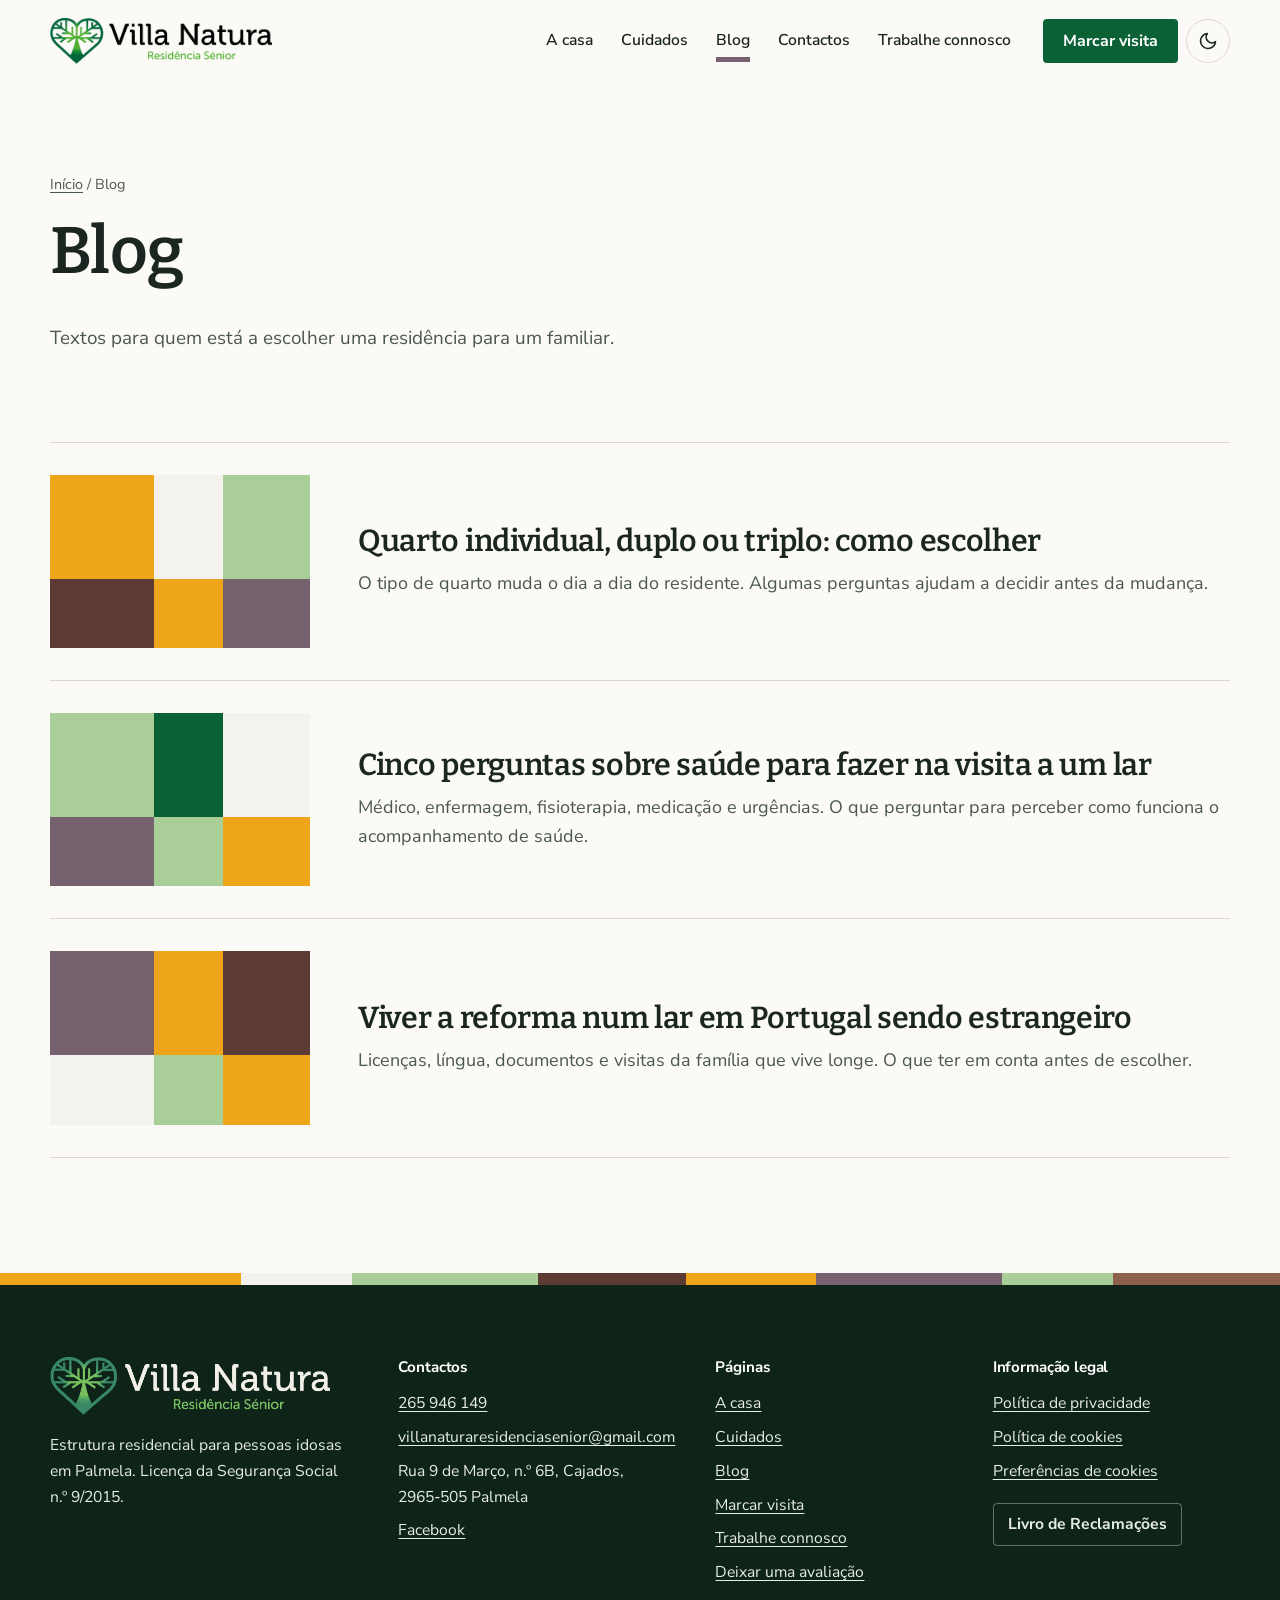
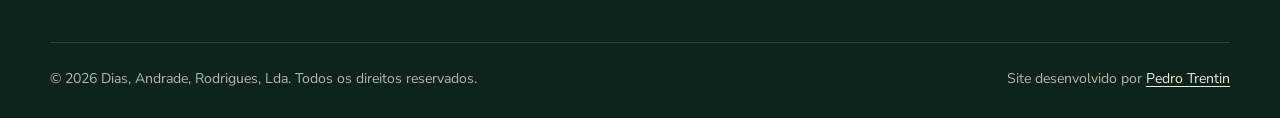
<file: blog/index.html>
<!doctype html>
<html lang="pt-PT" class="sem-js">
<head>
<meta charset="utf-8">
<meta name="viewport" content="width=device-width, initial-scale=1">
<title>Blog | Villa Natura Residência Sénior</title>
<meta name="description" content="Textos para quem está a escolher uma residência sénior para um familiar.">
<link rel="canonical" href="https://villanaturaresidenciasenior.com/blog">
<meta name="theme-color" content="#0B6136">
<meta property="og:type" content="website"><meta property="og:locale" content="pt_PT"><meta property="og:site_name" content="Villa Natura Residência Sénior">
<meta property="og:title" content="Blog | Villa Natura Residência Sénior"><meta property="og:description" content="Textos para quem está a escolher uma residência sénior para um familiar."><meta property="og:url" content="https://villanaturaresidenciasenior.com/blog"><meta property="og:image" content="https://villanaturaresidenciasenior.com/img/og.jpg">
<link rel="icon" href="/img/favicon.png" type="image/png"><link rel="apple-touch-icon" href="/img/apple-touch-icon.png">
<link rel="preload" href="/fonts/bitter-latin-600-normal.woff2" as="font" type="font/woff2" crossorigin>
<link rel="preload" href="/fonts/nunito-sans-latin-400-normal.woff2" as="font" type="font/woff2" crossorigin>
<link rel="stylesheet" href="/assets/site.css?v=1">
<script type="application/ld+json">{"@context": "https://schema.org", "@type": "LocalBusiness", "name": "Villa Natura Residência Sénior", "description": "Estrutura residencial para pessoas idosas com 22 lugares em Palmela.", "url": "https://villanaturaresidenciasenior.com/", "telephone": "+351265946149", "email": "villanaturaresidenciasenior@gmail.com", "image": "https://villanaturaresidenciasenior.com/img/exterior-fachada.webp", "logo": "https://villanaturaresidenciasenior.com/img/simbolo-512.png", "openingHours": "Mo-Su 00:00-23:59", "sameAs": ["https://www.facebook.com/villanaturaresidenciasenior/"], "address": {"@type": "PostalAddress", "streetAddress": "Rua 9 de Março, n.º 6B, Cajados", "postalCode": "2965-505", "addressLocality": "Palmela", "addressRegion": "Setúbal", "addressCountry": "PT"}}</script>
</head>
<body>
<a class="salto" href="#conteudo">Saltar para o conteúdo</a>
<header class="topo"><div class="contentor">
<a class="marca" href="/" aria-label="Villa Natura Residência Sénior, página inicial"><img class="cla" src="/img/logo.png" alt="Villa Natura Residência Sénior" width="538" height="112"><img class="esc" src="/img/logo-escuro.png" alt="" width="538" height="112"></a>
<nav class="nav" aria-label="Principal"><a href="/a-casa" data-sec="a-casa" style="--pc:var(--amarelo)">A casa</a><a href="/cuidados" data-sec="cuidados" style="--pc:var(--salva)">Cuidados</a><a href="/blog" data-sec="blog" aria-current="page" style="--pc:var(--ameixa)">Blog</a><a href="/contactos" data-sec="contactos" style="--pc:var(--cacau)">Contactos</a><a href="/trabalhe-connosco" data-sec="trabalhe-connosco" style="--pc:var(--castanho)">Trabalhe connosco</a><a class="so-tel" href="/visita" data-sec="visita" style="--pc:var(--folha)">Marcar visita</a><a class="so-tel" href="tel:+351265946149">Ligar 265 946 149</a></nav>
<div class="acoes"><a class="btn visitar" href="/visita">Marcar visita</a><button class="tema" type="button" aria-label="Mudar entre modo claro e escuro"><svg class="sol" viewBox="0 0 24 24" fill="none" stroke="currentColor" stroke-width="2" stroke-linecap="round" aria-hidden="true"><circle cx="12" cy="12" r="4"/><path d="M12 2v2M12 20v2M4.9 4.9l1.4 1.4M17.7 17.7l1.4 1.4M2 12h2M20 12h2M4.9 19.1l1.4-1.4M17.7 6.3l1.4-1.4"/></svg><svg class="lua" viewBox="0 0 24 24" fill="none" stroke="currentColor" stroke-width="2" stroke-linecap="round" stroke-linejoin="round" aria-hidden="true"><path d="M21 12.8A9 9 0 1 1 11.2 3a7 7 0 0 0 9.8 9.8z"/></svg></button><button class="menu-btn" type="button" aria-label="Abrir menu" aria-expanded="false"><span></span><span></span><span></span></button></div>
</div></header>
<main id="conteudo"><section class="cabeca"><div class="contentor"><p class="migalhas"><a href="/">Início</a> / Blog</p><h1>Blog</h1><p class="lead">Textos para quem está a escolher uma residência para um familiar.</p></div></section>
<section class="secao" style="padding-top:0"><div class="contentor"><div class="posts"><a class="post-item revela" href="/blog/quarto-individual-duplo-ou-triplo"><div class="capa" style="--cols:1.2fr .8fr 1fr" aria-hidden="true"><i style="--c:var(--amarelo)"></i><i style="--c:var(--branco-painel)"></i><i style="--c:var(--salva)"></i><i style="--c:var(--cacau)"></i><i style="--c:var(--amarelo)"></i><i style="--c:var(--ameixa)"></i></div><div><h2>Quarto individual, duplo ou triplo: como escolher</h2><p>O tipo de quarto muda o dia a dia do residente. Algumas perguntas ajudam a decidir antes da mudança.</p></div></a><a class="post-item revela" href="/blog/perguntas-de-saude-na-visita"><div class="capa" style="--cols:1.2fr .8fr 1fr" aria-hidden="true"><i style="--c:var(--salva)"></i><i style="--c:var(--verde)"></i><i style="--c:var(--branco-painel)"></i><i style="--c:var(--ameixa)"></i><i style="--c:var(--salva)"></i><i style="--c:var(--amarelo)"></i></div><div><h2>Cinco perguntas sobre saúde para fazer na visita a um lar</h2><p>Médico, enfermagem, fisioterapia, medicação e urgências. O que perguntar para perceber como funciona o acompanhamento de saúde.</p></div></a><a class="post-item revela" href="/blog/estrangeiros-lar-em-portugal"><div class="capa" style="--cols:1.2fr .8fr 1fr" aria-hidden="true"><i style="--c:var(--ameixa)"></i><i style="--c:var(--amarelo)"></i><i style="--c:var(--cacau)"></i><i style="--c:var(--branco-painel)"></i><i style="--c:var(--salva)"></i><i style="--c:var(--amarelo)"></i></div><div><h2>Viver a reforma num lar em Portugal sendo estrangeiro</h2><p>Licenças, língua, documentos e visitas da família que vive longe. O que ter em conta antes de escolher.</p></div></a></div></div></section></main>
<div class="friso" aria-hidden="true"><span style="--c:var(--amarelo);--f:1.3"></span><span style="--c:var(--branco-painel);--f:0.6"></span><span style="--c:var(--salva);--f:1"></span><span style="--c:var(--cacau);--f:0.8"></span><span style="--c:var(--amarelo);--f:0.7"></span><span style="--c:var(--ameixa);--f:1"></span><span style="--c:var(--salva);--f:0.6"></span><span style="--c:var(--castanho);--f:0.9"></span></div>
<footer class="rodape"><div class="contentor">
<div class="grelha">
<div><img class="logo-r" src="/img/logo-escuro.png" alt="Villa Natura Residência Sénior" width="538" height="112" loading="lazy">
<p>Estrutura residencial para pessoas idosas em Palmela. Licença da Segurança Social n.º 9/2015.</p></div>
<div><h3>Contactos</h3><ul>
<li><a href="tel:+351265946149">265 946 149</a></li>
<li><a href="mailto:villanaturaresidenciasenior@gmail.com">villanaturaresidenciasenior@gmail.com</a></li>
<li>Rua 9 de Março, n.º 6B, Cajados, 2965&#8209;505 Palmela</li>
<li><a href="https://www.facebook.com/villanaturaresidenciasenior/" rel="noopener" target="_blank">Facebook</a></li></ul></div>
<div><h3>Páginas</h3><ul>
<li><a href="/a-casa">A casa</a></li><li><a href="/cuidados">Cuidados</a></li><li><a href="/blog">Blog</a></li>
<li><a href="/visita">Marcar visita</a></li><li><a href="/trabalhe-connosco">Trabalhe connosco</a></li><li><a href="/avaliar">Deixar uma avaliação</a></li></ul></div>
<div><h3>Informação legal</h3><ul>
<li><a href="/privacidade">Política de privacidade</a></li>
<li><a href="/cookies">Política de cookies</a></li>
<li><a href="#" data-cookies="abrir">Preferências de cookies</a></li></ul>
<a class="livro" href="https://www.livroreclamacoes.pt/" rel="noopener" target="_blank">Livro de Reclamações</a></div>
</div>
<div class="base"><span>© 2026 Dias, Andrade, Rodrigues, Lda. Todos os direitos reservados.</span><span>Site desenvolvido por <a href="https://www.instagram.com/ph.trentin/" rel="noopener" target="_blank">Pedro Trentin</a></span></div>
</div></footer>
<a class="ligar-fixo" href="tel:+351265946149" aria-label="Ligar para a Villa Natura"><svg viewBox="0 0 24 24" fill="none" stroke="currentColor" stroke-width="2" stroke-linecap="round" stroke-linejoin="round" aria-hidden="true"><path d="M22 16.9v3a2 2 0 0 1-2.2 2 19.8 19.8 0 0 1-8.6-3.1 19.5 19.5 0 0 1-6-6A19.8 19.8 0 0 1 2.1 4.2 2 2 0 0 1 4.1 2h3a2 2 0 0 1 2 1.7c.1.9.4 1.8.7 2.7a2 2 0 0 1-.5 2.1L8 9.8a16 16 0 0 0 6 6l1.3-1.3a2 2 0 0 1 2.1-.4c.9.3 1.8.6 2.7.7a2 2 0 0 1 1.7 2z"/></svg></a>
<div class="ecra" role="dialog" aria-modal="true" aria-label="Fotografia em ecrã inteiro"><button class="fechar" type="button" aria-label="Fechar"><svg viewBox="0 0 24 24" fill="none" stroke="currentColor" stroke-width="2.2" stroke-linecap="round" aria-hidden="true"><path d="M18 6 6 18M6 6l12 12"/></svg></button><button class="ant" type="button" aria-label="Anterior"><svg viewBox="0 0 24 24" fill="none" stroke="currentColor" stroke-width="2.2" stroke-linecap="round" stroke-linejoin="round" aria-hidden="true"><path d="m15 18-6-6 6-6"/></svg></button><img alt=""><p></p><button class="seg" type="button" aria-label="Seguinte"><svg viewBox="0 0 24 24" fill="none" stroke="currentColor" stroke-width="2.2" stroke-linecap="round" stroke-linejoin="round" aria-hidden="true"><path d="m9 18 6-6-6-6"/></svg></button></div>
<div class="cookies" role="dialog" aria-label="Cookies"><p>Este site só guarda o essencial no seu navegador. O mapa do Google, se o aceitar, usa cookies do Google. <a href="/cookies">Saber mais</a></p><div class="botoes"><button class="btn" type="button" data-cookies="todos">Aceitar</button><button class="btn contorno" type="button" data-cookies="essencial">Só o essencial</button></div></div>
<script src="/assets/site.js?v=1" defer></script>
</body>
</html>
</file>
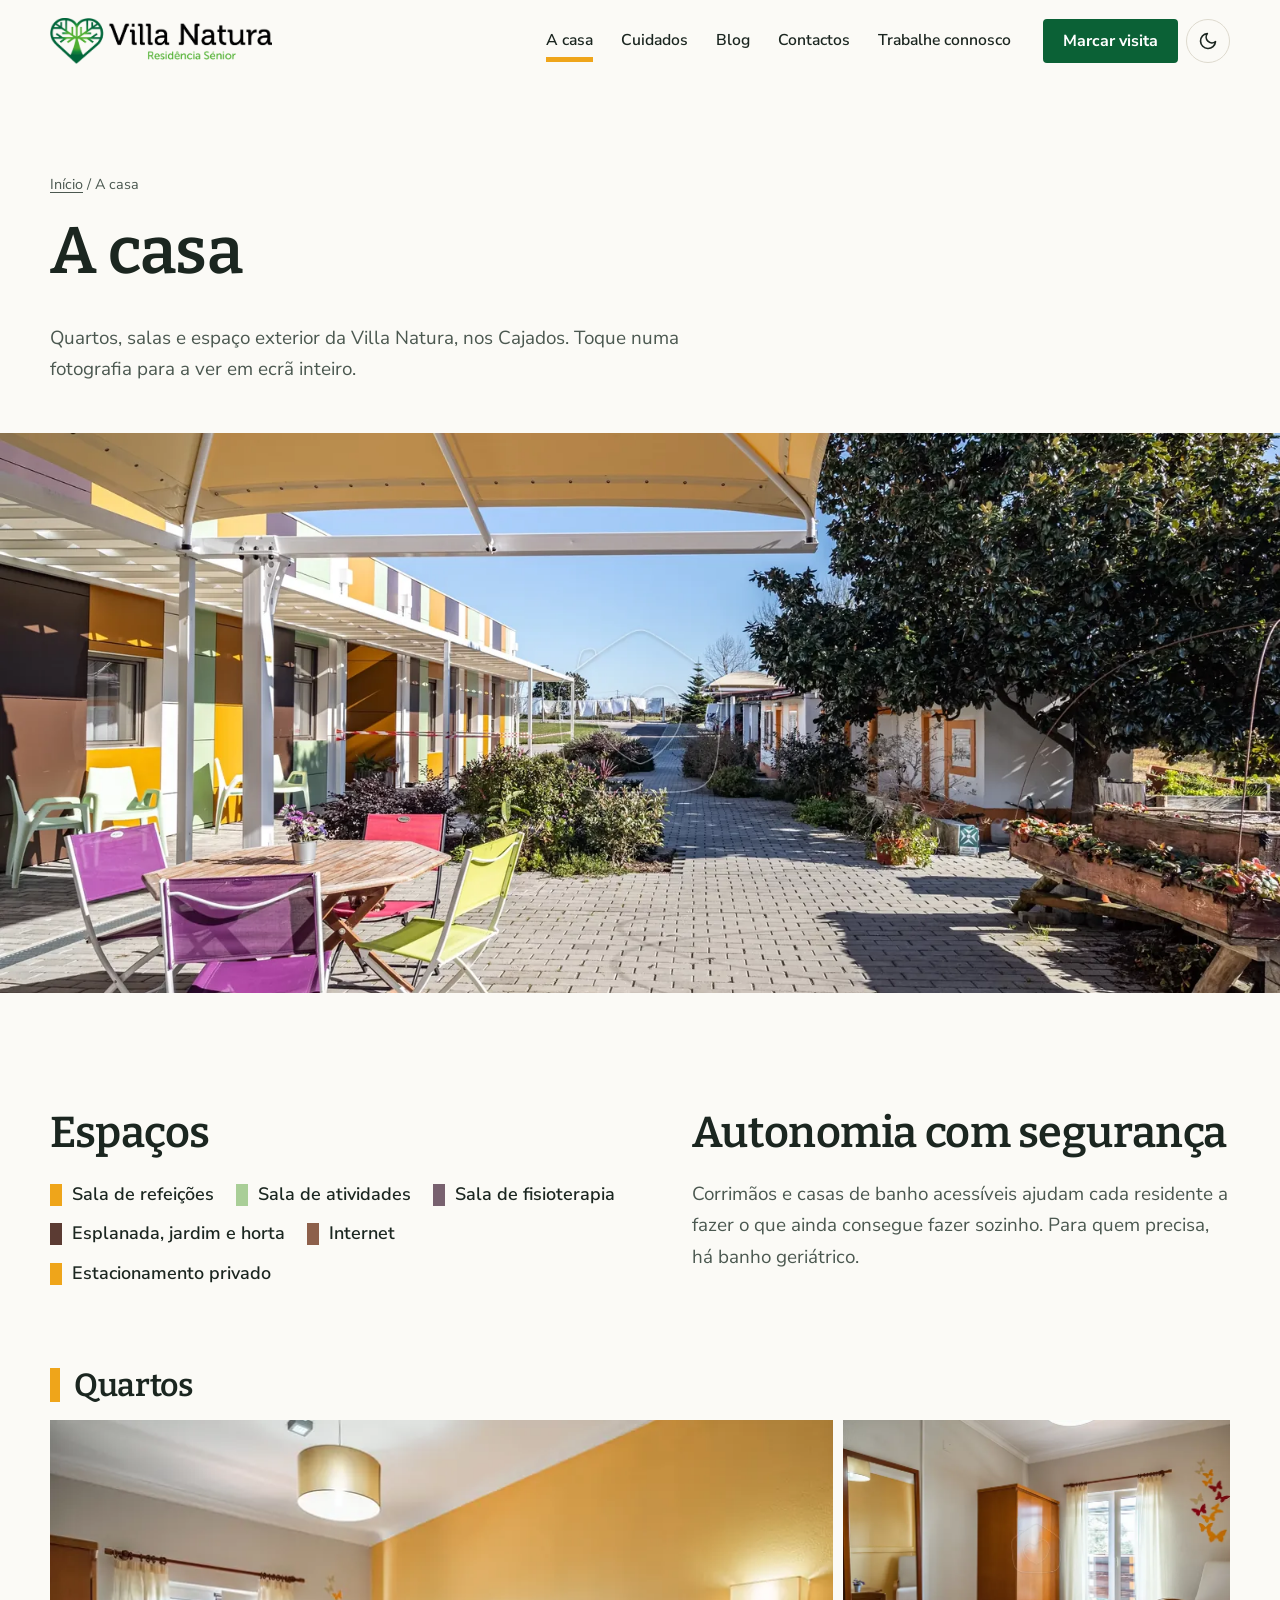
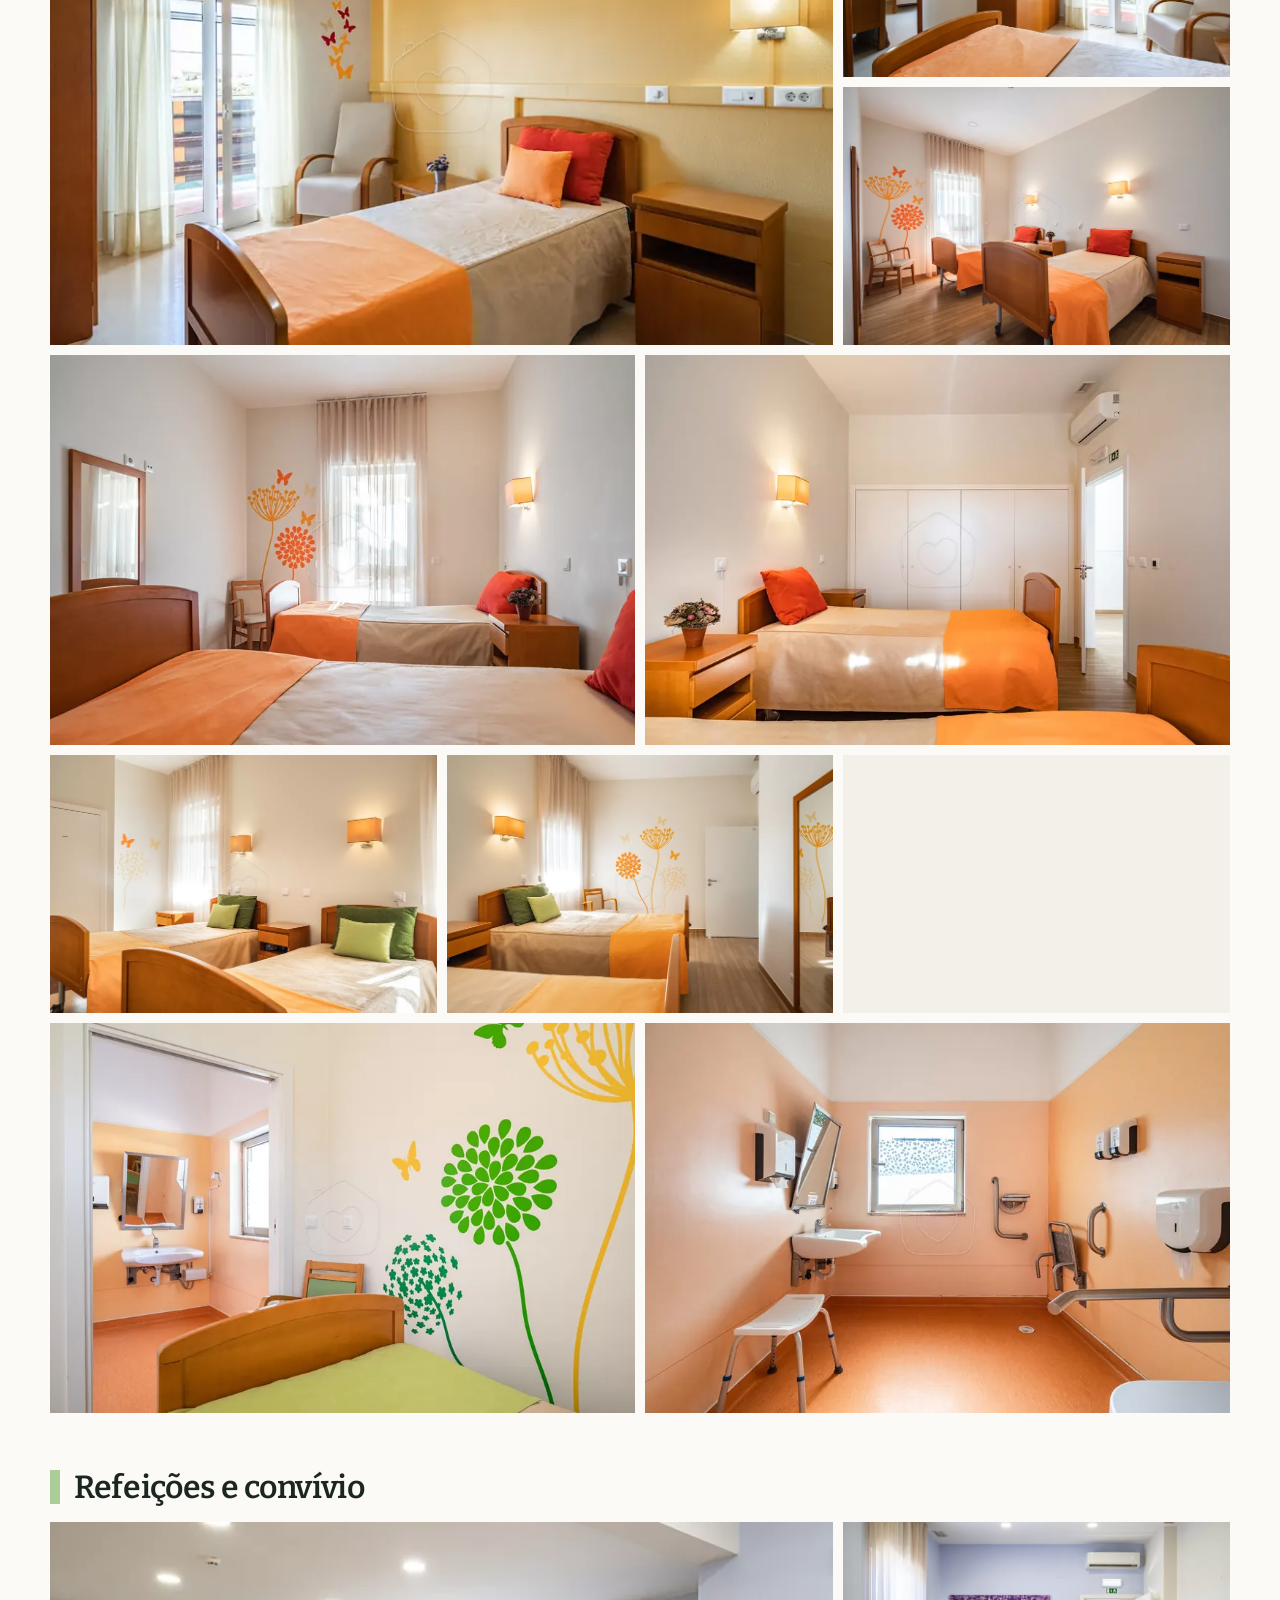
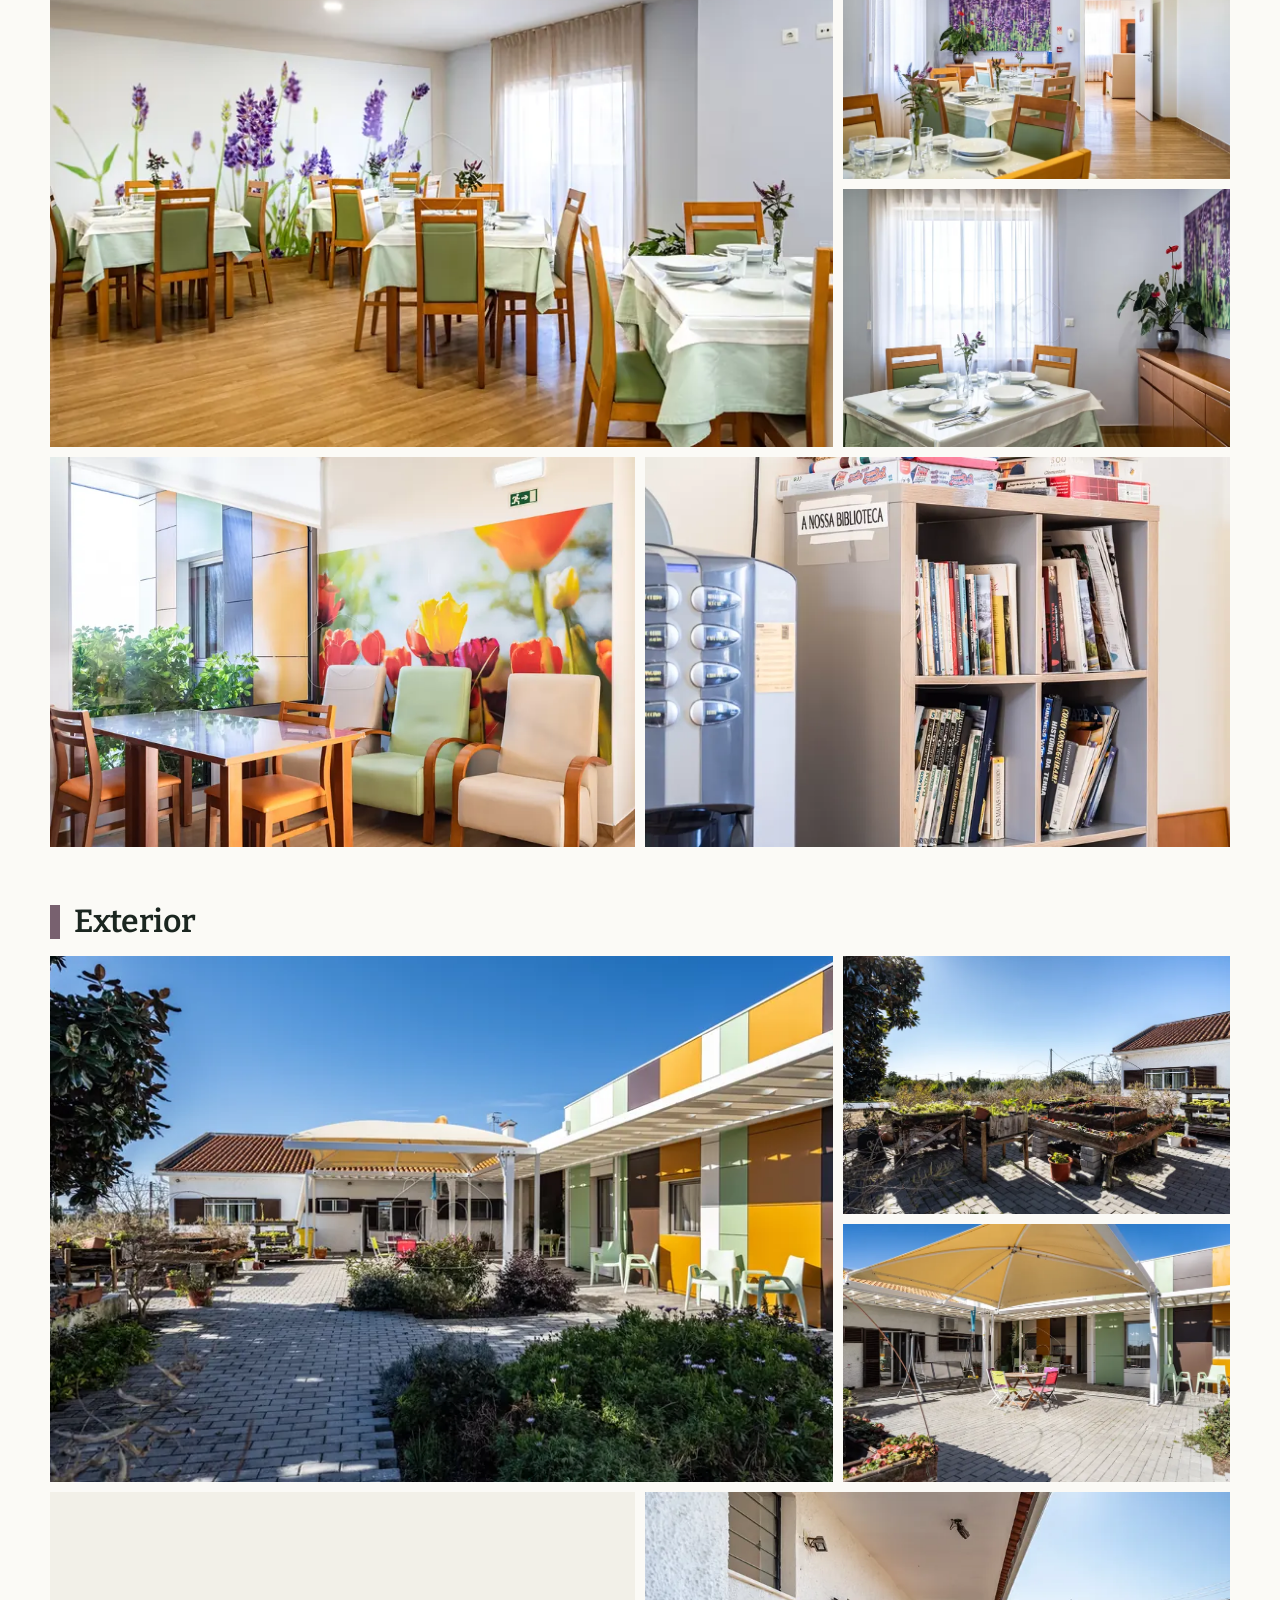
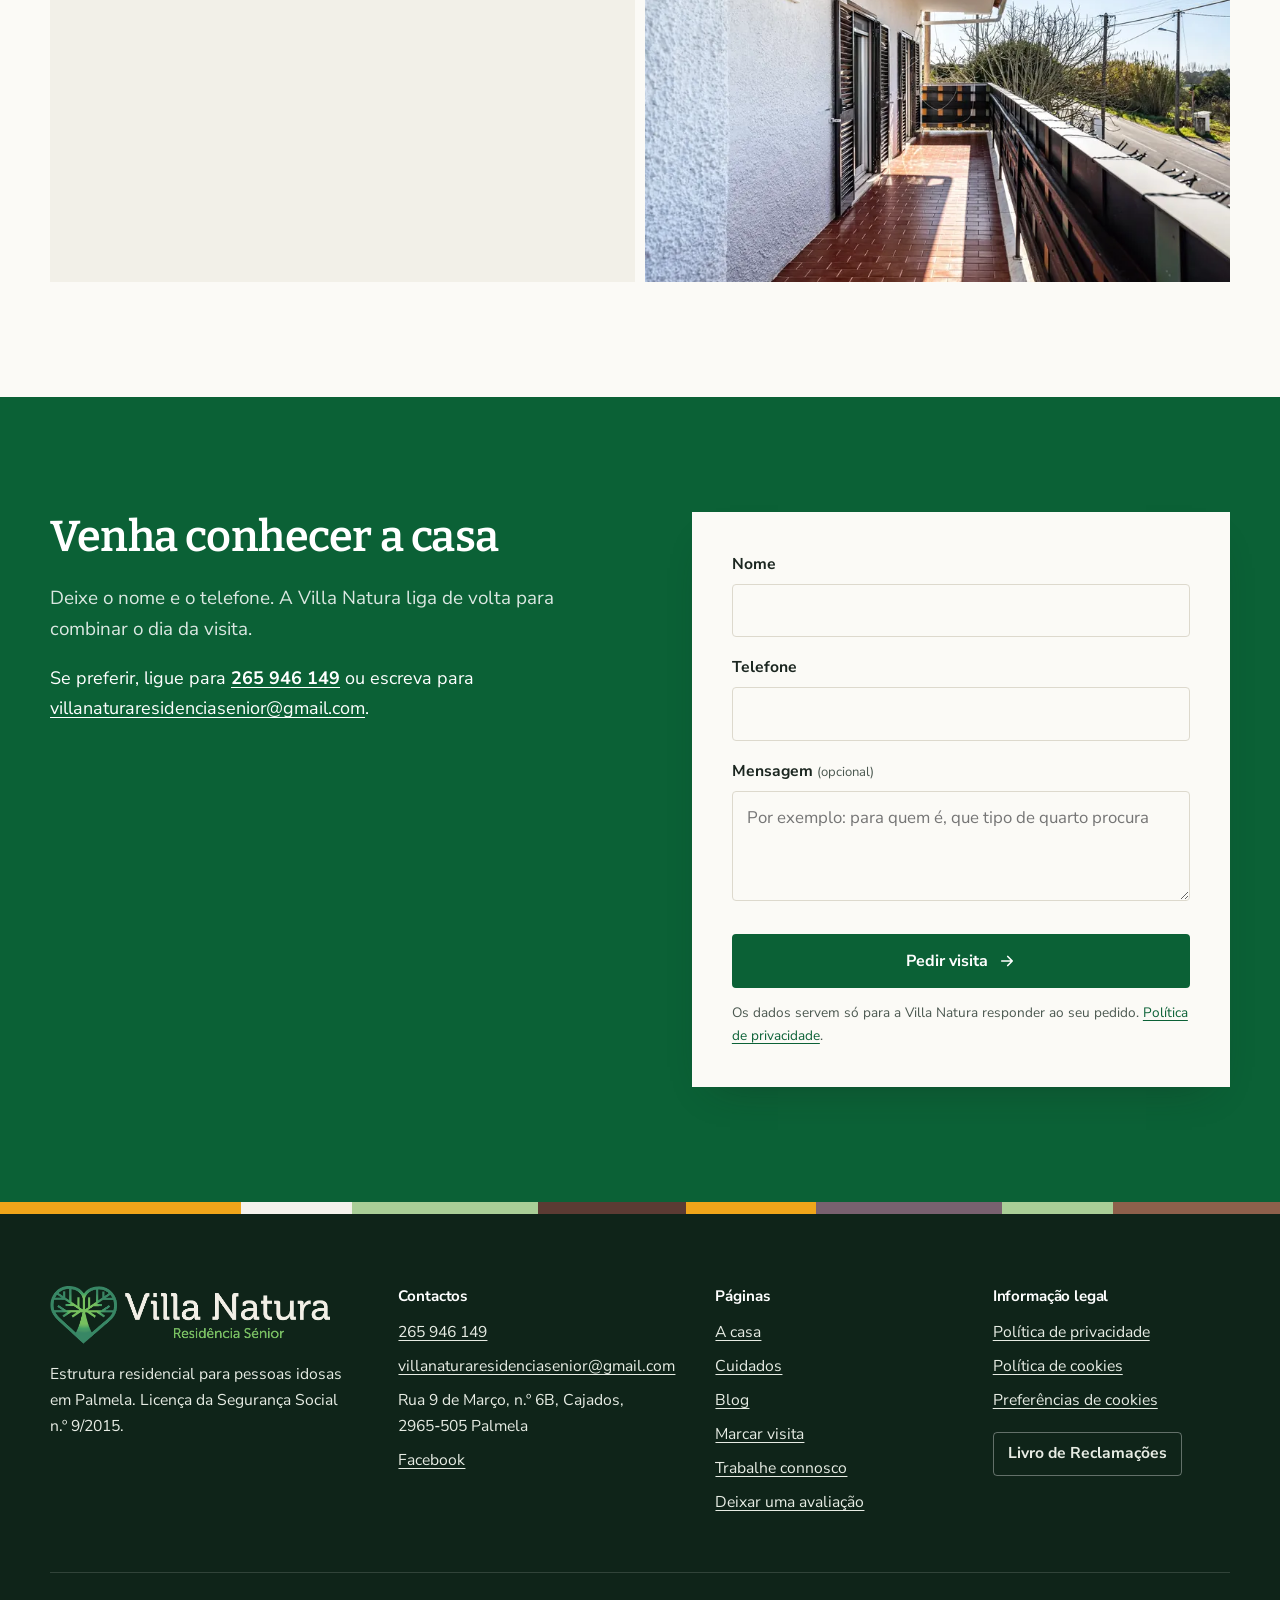
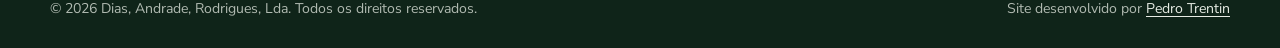
<file: a-casa.html>
<!doctype html>
<html lang="pt-PT" class="sem-js">
<head>
<meta charset="utf-8">
<meta name="viewport" content="width=device-width, initial-scale=1">
<title>A casa | Villa Natura Residência Sénior</title>
<meta name="description" content="Fotografias dos quartos, salas e espaço exterior da Villa Natura, residência sénior em Palmela.">
<link rel="canonical" href="https://villanaturaresidenciasenior.com/a-casa">
<meta name="theme-color" content="#0B6136">
<meta property="og:type" content="website"><meta property="og:locale" content="pt_PT"><meta property="og:site_name" content="Villa Natura Residência Sénior">
<meta property="og:title" content="A casa | Villa Natura Residência Sénior"><meta property="og:description" content="Fotografias dos quartos, salas e espaço exterior da Villa Natura, residência sénior em Palmela."><meta property="og:url" content="https://villanaturaresidenciasenior.com/a-casa"><meta property="og:image" content="https://villanaturaresidenciasenior.com/img/og.jpg">
<link rel="icon" href="/img/favicon.png" type="image/png"><link rel="apple-touch-icon" href="/img/apple-touch-icon.png">
<link rel="preload" href="/fonts/bitter-latin-600-normal.woff2" as="font" type="font/woff2" crossorigin>
<link rel="preload" href="/fonts/nunito-sans-latin-400-normal.woff2" as="font" type="font/woff2" crossorigin>
<link rel="stylesheet" href="/assets/site.css?v=1">
<script type="application/ld+json">{"@context": "https://schema.org", "@type": "LocalBusiness", "name": "Villa Natura Residência Sénior", "description": "Estrutura residencial para pessoas idosas com 22 lugares em Palmela.", "url": "https://villanaturaresidenciasenior.com/", "telephone": "+351265946149", "email": "villanaturaresidenciasenior@gmail.com", "image": "https://villanaturaresidenciasenior.com/img/exterior-fachada.webp", "logo": "https://villanaturaresidenciasenior.com/img/simbolo-512.png", "openingHours": "Mo-Su 00:00-23:59", "sameAs": ["https://www.facebook.com/villanaturaresidenciasenior/"], "address": {"@type": "PostalAddress", "streetAddress": "Rua 9 de Março, n.º 6B, Cajados", "postalCode": "2965-505", "addressLocality": "Palmela", "addressRegion": "Setúbal", "addressCountry": "PT"}}</script>
</head>
<body>
<a class="salto" href="#conteudo">Saltar para o conteúdo</a>
<header class="topo"><div class="contentor">
<a class="marca" href="/" aria-label="Villa Natura Residência Sénior, página inicial"><img class="cla" src="/img/logo.png" alt="Villa Natura Residência Sénior" width="538" height="112"><img class="esc" src="/img/logo-escuro.png" alt="" width="538" height="112"></a>
<nav class="nav" aria-label="Principal"><a href="/a-casa" data-sec="a-casa" aria-current="page" style="--pc:var(--amarelo)">A casa</a><a href="/cuidados" data-sec="cuidados" style="--pc:var(--salva)">Cuidados</a><a href="/blog" data-sec="blog" style="--pc:var(--ameixa)">Blog</a><a href="/contactos" data-sec="contactos" style="--pc:var(--cacau)">Contactos</a><a href="/trabalhe-connosco" data-sec="trabalhe-connosco" style="--pc:var(--castanho)">Trabalhe connosco</a><a class="so-tel" href="/visita" data-sec="visita" style="--pc:var(--folha)">Marcar visita</a><a class="so-tel" href="tel:+351265946149">Ligar 265 946 149</a></nav>
<div class="acoes"><a class="btn visitar" href="/visita">Marcar visita</a><button class="tema" type="button" aria-label="Mudar entre modo claro e escuro"><svg class="sol" viewBox="0 0 24 24" fill="none" stroke="currentColor" stroke-width="2" stroke-linecap="round" aria-hidden="true"><circle cx="12" cy="12" r="4"/><path d="M12 2v2M12 20v2M4.9 4.9l1.4 1.4M17.7 17.7l1.4 1.4M2 12h2M20 12h2M4.9 19.1l1.4-1.4M17.7 6.3l1.4-1.4"/></svg><svg class="lua" viewBox="0 0 24 24" fill="none" stroke="currentColor" stroke-width="2" stroke-linecap="round" stroke-linejoin="round" aria-hidden="true"><path d="M21 12.8A9 9 0 1 1 11.2 3a7 7 0 0 0 9.8 9.8z"/></svg></button><button class="menu-btn" type="button" aria-label="Abrir menu" aria-expanded="false"><span></span><span></span><span></span></button></div>
</div></header>
<main id="conteudo"><section class="cabeca"><div class="contentor"><p class="migalhas"><a href="/">Início</a> / A casa</p><h1>A casa</h1><p class="lead">Quartos, salas e espaço exterior da Villa Natura, nos Cajados. Toque numa fotografia para a ver em ecrã inteiro.</p></div></section>
<div class="banda-foto"><img src="/img/exterior-patio.webp" srcset="/img/exterior-patio-p.webp 800w, /img/exterior-patio.webp 1600w, /img/exterior-patio-g.webp 2600w" sizes="100vw" alt="Pátio exterior da Villa Natura" loading="eager" fetchpriority="high" decoding="async" width="1600" height="1067"></div>
<section class="secao"><div class="contentor dupla" style="align-items:start">
<div class="revela"><h2>Espaços</h2><ul class="lista-limpa etiquetas"><li style="--c:var(--amarelo)">Sala de refeições</li><li style="--c:var(--salva)">Sala de atividades</li><li style="--c:var(--ameixa)">Sala de fisioterapia</li><li style="--c:var(--cacau)">Esplanada, jardim e horta</li><li style="--c:var(--castanho)">Internet</li><li style="--c:var(--amarelo)">Estacionamento privado</li></ul></div>
<div class="revela"><h2>Autonomia com segurança</h2><p class="lead">Corrimãos e casas de banho acessíveis ajudam cada residente a fazer o que ainda consegue fazer sozinho. Para quem precisa, há banho geriátrico.</p></div>
</div>
<div class="contentor"><div class="grupo revela"><h2 style="--c:var(--amarelo)">Quartos</h2><div class="galeria"><a href="/img/quarto-individual-1.webp" data-leg="Quarto individual" class="l"><img src="/img/quarto-individual-1.webp" srcset="/img/quarto-individual-1-p.webp 800w, /img/quarto-individual-1.webp 1600w" sizes="(max-width: 760px) 50vw, 33vw" alt="Quarto individual da Villa Natura" loading="lazy" decoding="async" width="1600" height="1067"></a><a href="/img/quarto-individual-2.webp" data-leg="Quarto individual" class=""><img src="/img/quarto-individual-2.webp" srcset="/img/quarto-individual-2-p.webp 800w, /img/quarto-individual-2.webp 1600w" sizes="(max-width: 760px) 50vw, 33vw" alt="Quarto individual da Villa Natura" loading="lazy" decoding="async" width="1600" height="1067"></a><a href="/img/quarto-duplo-1.webp" data-leg="Quarto duplo" class=""><img src="/img/quarto-duplo-1.webp" srcset="/img/quarto-duplo-1-p.webp 800w, /img/quarto-duplo-1.webp 1600w" sizes="(max-width: 760px) 50vw, 33vw" alt="Quarto duplo da Villa Natura" loading="lazy" decoding="async" width="1600" height="1067"></a><a href="/img/quarto-duplo-2.webp" data-leg="Quarto duplo" class="m"><img src="/img/quarto-duplo-2.webp" srcset="/img/quarto-duplo-2-p.webp 800w, /img/quarto-duplo-2.webp 1600w" sizes="(max-width: 760px) 50vw, 33vw" alt="Quarto duplo da Villa Natura" loading="lazy" decoding="async" width="1600" height="1067"></a><a href="/img/quarto-duplo-3.webp" data-leg="Quarto duplo" class="m"><img src="/img/quarto-duplo-3.webp" srcset="/img/quarto-duplo-3-p.webp 800w, /img/quarto-duplo-3.webp 1600w" sizes="(max-width: 760px) 50vw, 33vw" alt="Quarto duplo da Villa Natura" loading="lazy" decoding="async" width="1600" height="1067"></a><a href="/img/quarto-duplo-4.webp" data-leg="Quarto duplo" class=""><img src="/img/quarto-duplo-4.webp" srcset="/img/quarto-duplo-4-p.webp 800w, /img/quarto-duplo-4.webp 1600w" sizes="(max-width: 760px) 50vw, 33vw" alt="Quarto duplo da Villa Natura" loading="lazy" decoding="async" width="1600" height="1067"></a><a href="/img/quarto-duplo-5.webp" data-leg="Quarto duplo" class=""><img src="/img/quarto-duplo-5.webp" srcset="/img/quarto-duplo-5-p.webp 800w, /img/quarto-duplo-5.webp 1600w" sizes="(max-width: 760px) 50vw, 33vw" alt="Quarto duplo da Villa Natura" loading="lazy" decoding="async" width="1600" height="1067"></a><a href="/img/quarto-triplo-1.webp" data-leg="Quarto triplo" class=""><img src="/img/quarto-triplo-1.webp" srcset="/img/quarto-triplo-1-p.webp 800w, /img/quarto-triplo-1.webp 1600w" sizes="(max-width: 760px) 50vw, 33vw" alt="Quarto triplo da Villa Natura" loading="lazy" decoding="async" width="1600" height="1067"></a><a href="/img/quarto-triplo-2.webp" data-leg="Quarto triplo" class="m"><img src="/img/quarto-triplo-2.webp" srcset="/img/quarto-triplo-2-p.webp 800w, /img/quarto-triplo-2.webp 1600w" sizes="(max-width: 760px) 50vw, 33vw" alt="Quarto triplo da Villa Natura" loading="lazy" decoding="async" width="1600" height="1067"></a><a href="/img/casa-de-banho.webp" data-leg="Casa de banho" class="m"><img src="/img/casa-de-banho.webp" srcset="/img/casa-de-banho-p.webp 800w, /img/casa-de-banho.webp 1600w" sizes="(max-width: 760px) 50vw, 33vw" alt="Casa de banho da Villa Natura" loading="lazy" decoding="async" width="1600" height="1067"></a></div></div><div class="grupo revela"><h2 style="--c:var(--salva)">Refeições e convívio</h2><div class="galeria"><a href="/img/refeicoes-3.webp" data-leg="Sala de refeições" class="l"><img src="/img/refeicoes-3.webp" srcset="/img/refeicoes-3-p.webp 800w, /img/refeicoes-3.webp 1600w" sizes="(max-width: 760px) 50vw, 33vw" alt="Sala de refeições da Villa Natura" loading="lazy" decoding="async" width="1600" height="1067"></a><a href="/img/refeicoes-1.webp" data-leg="Sala de refeições" class=""><img src="/img/refeicoes-1.webp" srcset="/img/refeicoes-1-p.webp 800w, /img/refeicoes-1.webp 1600w" sizes="(max-width: 760px) 50vw, 33vw" alt="Sala de refeições da Villa Natura" loading="lazy" decoding="async" width="1600" height="1067"></a><a href="/img/refeicoes-2.webp" data-leg="Sala de refeições" class=""><img src="/img/refeicoes-2.webp" srcset="/img/refeicoes-2-p.webp 800w, /img/refeicoes-2.webp 1600w" sizes="(max-width: 760px) 50vw, 33vw" alt="Sala de refeições da Villa Natura" loading="lazy" decoding="async" width="1600" height="1067"></a><a href="/img/espaco-comum.webp" data-leg="Espaço comum" class="m"><img src="/img/espaco-comum.webp" srcset="/img/espaco-comum-p.webp 800w, /img/espaco-comum.webp 1600w" sizes="(max-width: 760px) 50vw, 33vw" alt="Espaço comum da Villa Natura" loading="lazy" decoding="async" width="1600" height="1067"></a><a href="/img/biblioteca.webp" data-leg="Biblioteca" class="m"><img src="/img/biblioteca.webp" srcset="/img/biblioteca-p.webp 800w, /img/biblioteca.webp 1600w" sizes="(max-width: 760px) 50vw, 33vw" alt="Biblioteca da Villa Natura" loading="lazy" decoding="async" width="1600" height="1067"></a></div></div><div class="grupo revela"><h2 style="--c:var(--ameixa)">Exterior</h2><div class="galeria"><a href="/img/exterior-fachada-g.webp" data-leg="Exterior" class="l"><img src="/img/exterior-fachada.webp" srcset="/img/exterior-fachada-p.webp 800w, /img/exterior-fachada.webp 1600w, /img/exterior-fachada-g.webp 2600w" sizes="(max-width: 760px) 50vw, 33vw" alt="Exterior da Villa Natura" loading="lazy" decoding="async" width="1600" height="1067"></a><a href="/img/exterior-horta-g.webp" data-leg="Horta" class=""><img src="/img/exterior-horta.webp" srcset="/img/exterior-horta-p.webp 800w, /img/exterior-horta.webp 1600w, /img/exterior-horta-g.webp 2600w" sizes="(max-width: 760px) 50vw, 33vw" alt="Horta da Villa Natura" loading="lazy" decoding="async" width="1600" height="1067"></a><a href="/img/exterior-esplanada-g.webp" data-leg="Esplanada" class=""><img src="/img/exterior-esplanada.webp" srcset="/img/exterior-esplanada-p.webp 800w, /img/exterior-esplanada.webp 1600w, /img/exterior-esplanada-g.webp 2600w" sizes="(max-width: 760px) 50vw, 33vw" alt="Esplanada da Villa Natura" loading="lazy" decoding="async" width="1600" height="1067"></a><a href="/img/exterior-patio-g.webp" data-leg="Pátio" class="m"><img src="/img/exterior-patio.webp" srcset="/img/exterior-patio-p.webp 800w, /img/exterior-patio.webp 1600w, /img/exterior-patio-g.webp 2600w" sizes="(max-width: 760px) 50vw, 33vw" alt="Pátio da Villa Natura" loading="lazy" decoding="async" width="1600" height="1067"></a><a href="/img/varanda.webp" data-leg="Varanda" class="m"><img src="/img/varanda.webp" srcset="/img/varanda-p.webp 800w, /img/varanda.webp 1600w" sizes="(max-width: 760px) 50vw, 33vw" alt="Varanda da Villa Natura" loading="lazy" decoding="async" width="1600" height="1067"></a></div></div></div></section>
<section class="secao chamada" id="marcar"><div class="contentor dupla">
<div class="revela"><h2>Venha conhecer a casa</h2><p class="lead">Deixe o nome e o telefone. A Villa Natura liga de volta para combinar o dia da visita.</p><p>Se preferir, ligue para <a href="tel:+351265946149"><strong>265 946 149</strong></a> ou escreva para <a href="mailto:villanaturaresidenciasenior@gmail.com">villanaturaresidenciasenior@gmail.com</a>.</p></div>
<div class="revela"><div class="formulario">
<form name="visita-pagina" method="POST" data-netlify="true" netlify-honeypot="bot-field" data-assunto="Pedido de visita pelo site">
<input type="hidden" name="form-name" value="visita-pagina"><p class="oculto"><label>Não preencher <input name="bot-field" data-rotulo="x"></label></p>
<div class="campo"><label for="visita-pagina-nome">Nome</label><input id="visita-pagina-nome" name="nome" data-rotulo="Nome" autocomplete="name" required></div>
<div class="campo"><label for="visita-pagina-tel">Telefone</label><input id="visita-pagina-tel" name="telefone" data-rotulo="Telefone" type="tel" autocomplete="tel" inputmode="tel" required></div>
<div class="campo"><label for="visita-pagina-msg">Mensagem <small>(opcional)</small></label><textarea id="visita-pagina-msg" name="mensagem" data-rotulo="Mensagem" placeholder="Por exemplo: para quem é, que tipo de quarto procura"></textarea></div>
<button class="btn" type="submit">Pedir visita <svg viewBox="0 0 24 24" fill="none" stroke="currentColor" stroke-width="2.2" stroke-linecap="round" stroke-linejoin="round" aria-hidden="true"><path d="M5 12h14M13 6l6 6-6 6"/></svg></button>
<p class="aviso">Os dados servem só para a Villa Natura responder ao seu pedido. <a href="/privacidade">Política de privacidade</a>.</p>
</form>
<div class="ok" role="status"><h3>Pedido enviado</h3><p>Obrigado. A Villa Natura vai entrar em contacto consigo. Se preferir, ligue para <a href="tel:+351265946149">265 946 149</a>.</p></div>
</div></div>
</div></section></main>
<div class="friso" aria-hidden="true"><span style="--c:var(--amarelo);--f:1.3"></span><span style="--c:var(--branco-painel);--f:0.6"></span><span style="--c:var(--salva);--f:1"></span><span style="--c:var(--cacau);--f:0.8"></span><span style="--c:var(--amarelo);--f:0.7"></span><span style="--c:var(--ameixa);--f:1"></span><span style="--c:var(--salva);--f:0.6"></span><span style="--c:var(--castanho);--f:0.9"></span></div>
<footer class="rodape"><div class="contentor">
<div class="grelha">
<div><img class="logo-r" src="/img/logo-escuro.png" alt="Villa Natura Residência Sénior" width="538" height="112" loading="lazy">
<p>Estrutura residencial para pessoas idosas em Palmela. Licença da Segurança Social n.º 9/2015.</p></div>
<div><h3>Contactos</h3><ul>
<li><a href="tel:+351265946149">265 946 149</a></li>
<li><a href="mailto:villanaturaresidenciasenior@gmail.com">villanaturaresidenciasenior@gmail.com</a></li>
<li>Rua 9 de Março, n.º 6B, Cajados, 2965&#8209;505 Palmela</li>
<li><a href="https://www.facebook.com/villanaturaresidenciasenior/" rel="noopener" target="_blank">Facebook</a></li></ul></div>
<div><h3>Páginas</h3><ul>
<li><a href="/a-casa">A casa</a></li><li><a href="/cuidados">Cuidados</a></li><li><a href="/blog">Blog</a></li>
<li><a href="/visita">Marcar visita</a></li><li><a href="/trabalhe-connosco">Trabalhe connosco</a></li><li><a href="/avaliar">Deixar uma avaliação</a></li></ul></div>
<div><h3>Informação legal</h3><ul>
<li><a href="/privacidade">Política de privacidade</a></li>
<li><a href="/cookies">Política de cookies</a></li>
<li><a href="#" data-cookies="abrir">Preferências de cookies</a></li></ul>
<a class="livro" href="https://www.livroreclamacoes.pt/" rel="noopener" target="_blank">Livro de Reclamações</a></div>
</div>
<div class="base"><span>© 2026 Dias, Andrade, Rodrigues, Lda. Todos os direitos reservados.</span><span>Site desenvolvido por <a href="https://www.instagram.com/ph.trentin/" rel="noopener" target="_blank">Pedro Trentin</a></span></div>
</div></footer>
<a class="ligar-fixo" href="tel:+351265946149" aria-label="Ligar para a Villa Natura"><svg viewBox="0 0 24 24" fill="none" stroke="currentColor" stroke-width="2" stroke-linecap="round" stroke-linejoin="round" aria-hidden="true"><path d="M22 16.9v3a2 2 0 0 1-2.2 2 19.8 19.8 0 0 1-8.6-3.1 19.5 19.5 0 0 1-6-6A19.8 19.8 0 0 1 2.1 4.2 2 2 0 0 1 4.1 2h3a2 2 0 0 1 2 1.7c.1.9.4 1.8.7 2.7a2 2 0 0 1-.5 2.1L8 9.8a16 16 0 0 0 6 6l1.3-1.3a2 2 0 0 1 2.1-.4c.9.3 1.8.6 2.7.7a2 2 0 0 1 1.7 2z"/></svg></a>
<div class="ecra" role="dialog" aria-modal="true" aria-label="Fotografia em ecrã inteiro"><button class="fechar" type="button" aria-label="Fechar"><svg viewBox="0 0 24 24" fill="none" stroke="currentColor" stroke-width="2.2" stroke-linecap="round" aria-hidden="true"><path d="M18 6 6 18M6 6l12 12"/></svg></button><button class="ant" type="button" aria-label="Anterior"><svg viewBox="0 0 24 24" fill="none" stroke="currentColor" stroke-width="2.2" stroke-linecap="round" stroke-linejoin="round" aria-hidden="true"><path d="m15 18-6-6 6-6"/></svg></button><img alt=""><p></p><button class="seg" type="button" aria-label="Seguinte"><svg viewBox="0 0 24 24" fill="none" stroke="currentColor" stroke-width="2.2" stroke-linecap="round" stroke-linejoin="round" aria-hidden="true"><path d="m9 18 6-6-6-6"/></svg></button></div>
<div class="cookies" role="dialog" aria-label="Cookies"><p>Este site só guarda o essencial no seu navegador. O mapa do Google, se o aceitar, usa cookies do Google. <a href="/cookies">Saber mais</a></p><div class="botoes"><button class="btn" type="button" data-cookies="todos">Aceitar</button><button class="btn contorno" type="button" data-cookies="essencial">Só o essencial</button></div></div>
<script src="/assets/site.js?v=1" defer></script>
</body>
</html>
</file>
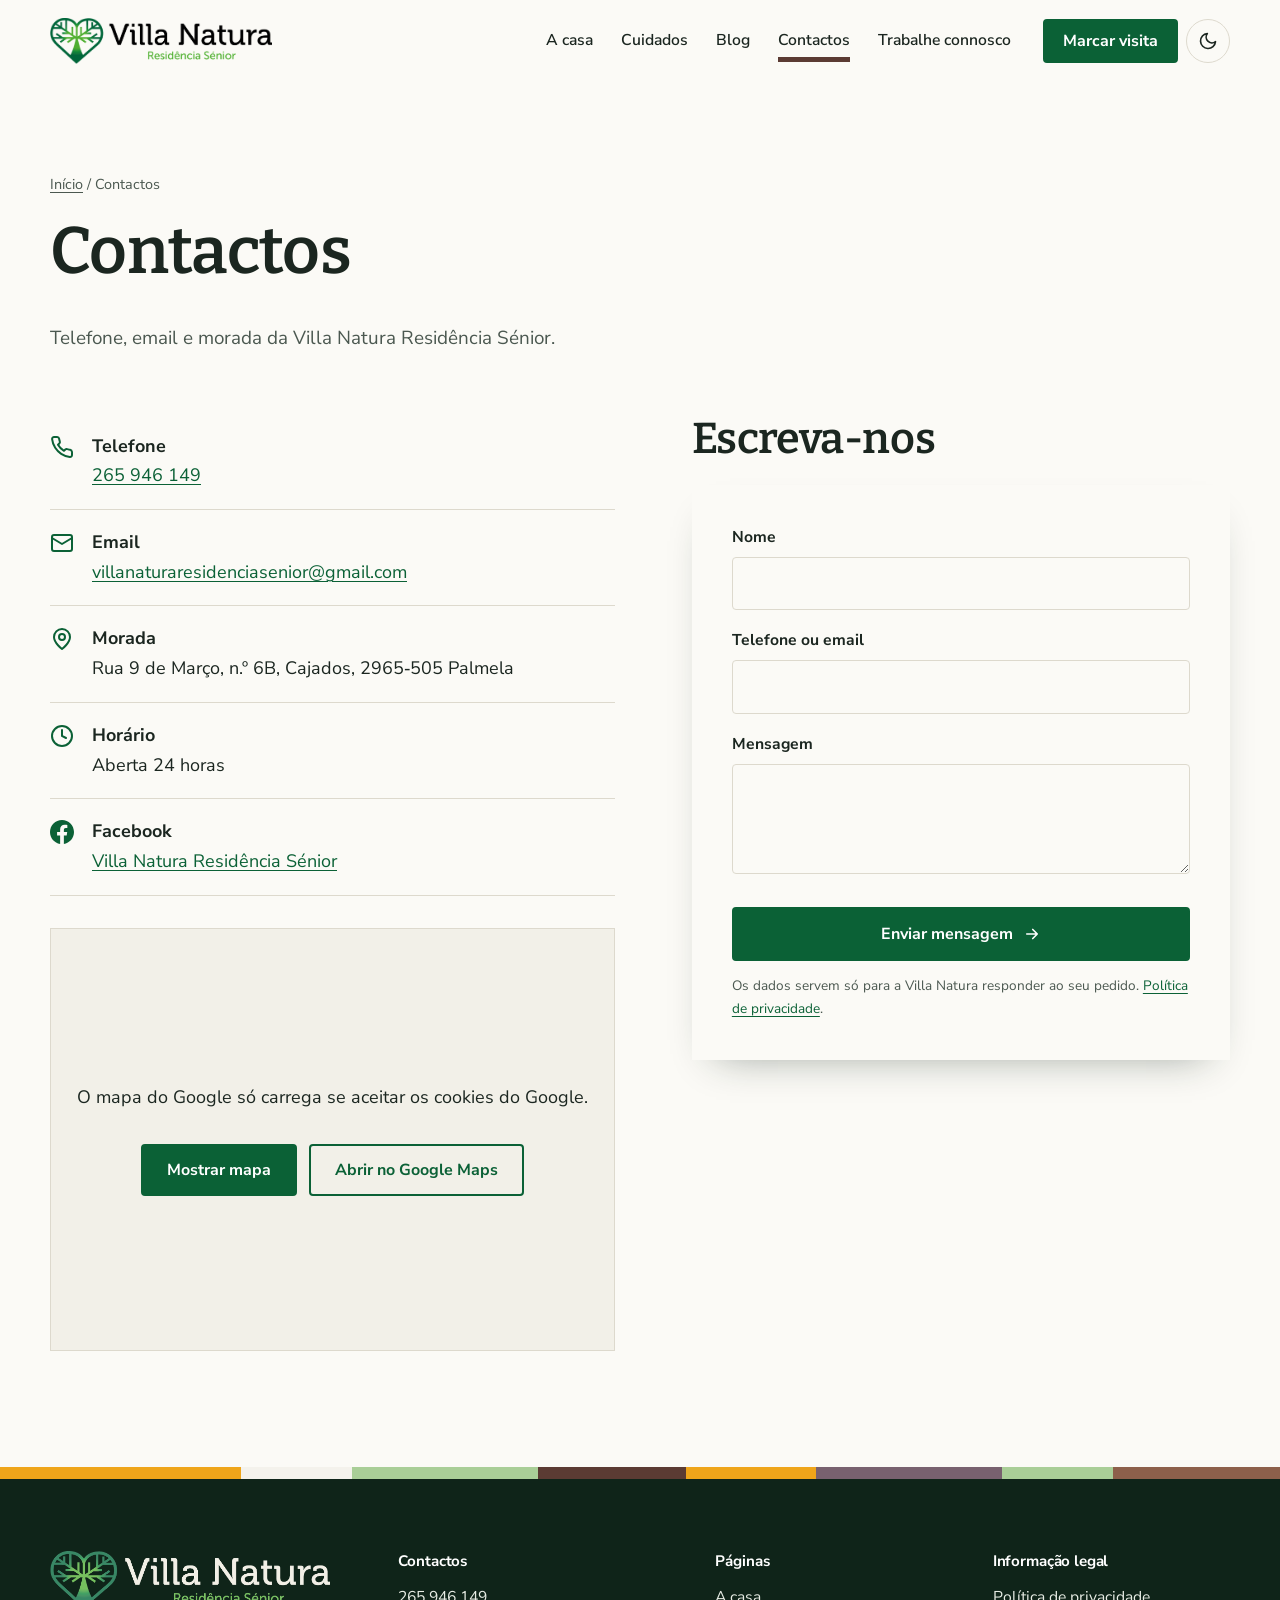
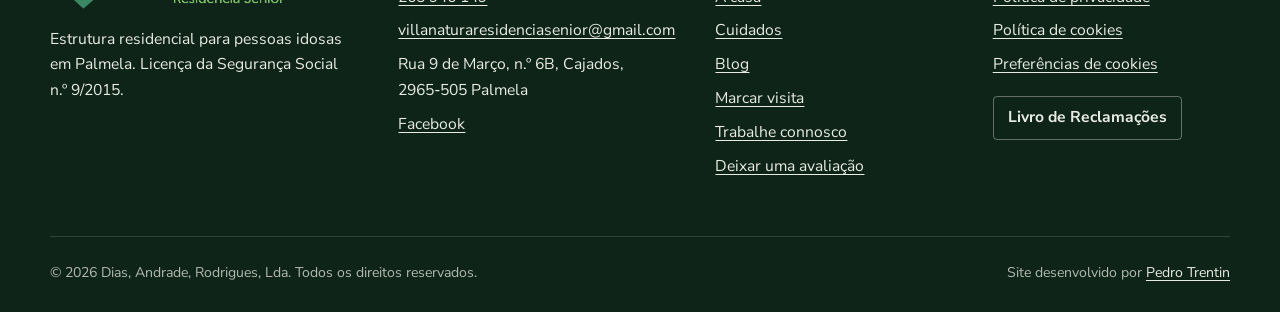
<file: contactos.html>
<!doctype html>
<html lang="pt-PT" class="sem-js">
<head>
<meta charset="utf-8">
<meta name="viewport" content="width=device-width, initial-scale=1">
<title>Contactos | Villa Natura Residência Sénior</title>
<meta name="description" content="Telefone, email e morada da Villa Natura Residência Sénior, Rua 9 de Março, Cajados, Palmela.">
<link rel="canonical" href="https://villanaturaresidenciasenior.com/contactos">
<meta name="theme-color" content="#0B6136">
<meta property="og:type" content="website"><meta property="og:locale" content="pt_PT"><meta property="og:site_name" content="Villa Natura Residência Sénior">
<meta property="og:title" content="Contactos | Villa Natura Residência Sénior"><meta property="og:description" content="Telefone, email e morada da Villa Natura Residência Sénior, Rua 9 de Março, Cajados, Palmela."><meta property="og:url" content="https://villanaturaresidenciasenior.com/contactos"><meta property="og:image" content="https://villanaturaresidenciasenior.com/img/og.jpg">
<link rel="icon" href="/img/favicon.png" type="image/png"><link rel="apple-touch-icon" href="/img/apple-touch-icon.png">
<link rel="preload" href="/fonts/bitter-latin-600-normal.woff2" as="font" type="font/woff2" crossorigin>
<link rel="preload" href="/fonts/nunito-sans-latin-400-normal.woff2" as="font" type="font/woff2" crossorigin>
<link rel="stylesheet" href="/assets/site.css?v=1">
<script type="application/ld+json">{"@context": "https://schema.org", "@type": "LocalBusiness", "name": "Villa Natura Residência Sénior", "description": "Estrutura residencial para pessoas idosas com 22 lugares em Palmela.", "url": "https://villanaturaresidenciasenior.com/", "telephone": "+351265946149", "email": "villanaturaresidenciasenior@gmail.com", "image": "https://villanaturaresidenciasenior.com/img/exterior-fachada.webp", "logo": "https://villanaturaresidenciasenior.com/img/simbolo-512.png", "openingHours": "Mo-Su 00:00-23:59", "sameAs": ["https://www.facebook.com/villanaturaresidenciasenior/"], "address": {"@type": "PostalAddress", "streetAddress": "Rua 9 de Março, n.º 6B, Cajados", "postalCode": "2965-505", "addressLocality": "Palmela", "addressRegion": "Setúbal", "addressCountry": "PT"}}</script>
</head>
<body>
<a class="salto" href="#conteudo">Saltar para o conteúdo</a>
<header class="topo"><div class="contentor">
<a class="marca" href="/" aria-label="Villa Natura Residência Sénior, página inicial"><img class="cla" src="/img/logo.png" alt="Villa Natura Residência Sénior" width="538" height="112"><img class="esc" src="/img/logo-escuro.png" alt="" width="538" height="112"></a>
<nav class="nav" aria-label="Principal"><a href="/a-casa" data-sec="a-casa" style="--pc:var(--amarelo)">A casa</a><a href="/cuidados" data-sec="cuidados" style="--pc:var(--salva)">Cuidados</a><a href="/blog" data-sec="blog" style="--pc:var(--ameixa)">Blog</a><a href="/contactos" data-sec="contactos" aria-current="page" style="--pc:var(--cacau)">Contactos</a><a href="/trabalhe-connosco" data-sec="trabalhe-connosco" style="--pc:var(--castanho)">Trabalhe connosco</a><a class="so-tel" href="/visita" data-sec="visita" style="--pc:var(--folha)">Marcar visita</a><a class="so-tel" href="tel:+351265946149">Ligar 265 946 149</a></nav>
<div class="acoes"><a class="btn visitar" href="/visita">Marcar visita</a><button class="tema" type="button" aria-label="Mudar entre modo claro e escuro"><svg class="sol" viewBox="0 0 24 24" fill="none" stroke="currentColor" stroke-width="2" stroke-linecap="round" aria-hidden="true"><circle cx="12" cy="12" r="4"/><path d="M12 2v2M12 20v2M4.9 4.9l1.4 1.4M17.7 17.7l1.4 1.4M2 12h2M20 12h2M4.9 19.1l1.4-1.4M17.7 6.3l1.4-1.4"/></svg><svg class="lua" viewBox="0 0 24 24" fill="none" stroke="currentColor" stroke-width="2" stroke-linecap="round" stroke-linejoin="round" aria-hidden="true"><path d="M21 12.8A9 9 0 1 1 11.2 3a7 7 0 0 0 9.8 9.8z"/></svg></button><button class="menu-btn" type="button" aria-label="Abrir menu" aria-expanded="false"><span></span><span></span><span></span></button></div>
</div></header>
<main id="conteudo"><section class="cabeca"><div class="contentor"><p class="migalhas"><a href="/">Início</a> / Contactos</p><h1>Contactos</h1><p class="lead">Telefone, email e morada da Villa Natura Residência Sénior.</p></div></section>
<section class="secao" style="padding-top:12px"><div class="contentor dupla" style="align-items:start">
<div class="revela"><ul class="lista-limpa contactos-lista">
<li><svg viewBox="0 0 24 24" fill="none" stroke="currentColor" stroke-width="2" stroke-linecap="round" stroke-linejoin="round" aria-hidden="true"><path d="M22 16.9v3a2 2 0 0 1-2.2 2 19.8 19.8 0 0 1-8.6-3.1 19.5 19.5 0 0 1-6-6A19.8 19.8 0 0 1 2.1 4.2 2 2 0 0 1 4.1 2h3a2 2 0 0 1 2 1.7c.1.9.4 1.8.7 2.7a2 2 0 0 1-.5 2.1L8 9.8a16 16 0 0 0 6 6l1.3-1.3a2 2 0 0 1 2.1-.4c.9.3 1.8.6 2.7.7a2 2 0 0 1 1.7 2z"/></svg><div><b>Telefone</b><a href="tel:+351265946149">265 946 149</a></div></li>
<li><svg viewBox="0 0 24 24" fill="none" stroke="currentColor" stroke-width="2" stroke-linecap="round" stroke-linejoin="round" aria-hidden="true"><rect x="2" y="4" width="20" height="16" rx="2"/><path d="m22 7-10 6L2 7"/></svg><div><b>Email</b><a href="mailto:villanaturaresidenciasenior@gmail.com">villanaturaresidenciasenior@gmail.com</a></div></li>
<li><svg viewBox="0 0 24 24" fill="none" stroke="currentColor" stroke-width="2" stroke-linecap="round" stroke-linejoin="round" aria-hidden="true"><path d="M20 10c0 6-8 12-8 12s-8-6-8-12a8 8 0 0 1 16 0z"/><circle cx="12" cy="10" r="3"/></svg><div><b>Morada</b>Rua 9 de Março, n.º 6B, Cajados, 2965&#8209;505 Palmela</div></li>
<li><svg viewBox="0 0 24 24" fill="none" stroke="currentColor" stroke-width="2" stroke-linecap="round" aria-hidden="true"><circle cx="12" cy="12" r="10"/><path d="M12 6v6l4 2"/></svg><div><b>Horário</b>Aberta 24 horas</div></li>
<li><svg viewBox="0 0 24 24" fill="currentColor" aria-hidden="true"><path d="M24 12.07C24 5.41 18.63 0 12 0S0 5.4 0 12.07C0 18.1 4.39 23.1 10.13 24v-8.44H7.08v-3.49h3.04V9.41c0-3.02 1.8-4.7 4.54-4.7 1.31 0 2.68.24 2.68.24v2.97h-1.5c-1.5 0-1.96.93-1.96 1.89v2.26h3.32l-.53 3.5h-2.8V24C19.62 23.1 24 18.1 24 12.07"/></svg><div><b>Facebook</b><a href="https://www.facebook.com/villanaturaresidenciasenior/" rel="noopener" target="_blank">Villa Natura Residência Sénior</a></div></li>
</ul>
<div class="mapa" data-src="https://www.google.com/maps?q=Villa+Natura+Resid%C3%AAncia+S%C3%A9nior,+Rua+9+de+Mar%C3%A7o+6B,+2965-505+Palmela&output=embed" style="margin-top:32px"><p>O mapa do Google só carrega se aceitar os cookies do Google.</p><div class="botoes" style="margin-top:0;justify-content:center"><button class="btn" type="button" data-cookies="todos">Mostrar mapa</button><a class="btn contorno" href="https://www.google.com/maps/search/?api=1&amp;query=Rua+9+de+Mar%C3%A7o+6B+2965-505+Palmela" rel="noopener" target="_blank">Abrir no Google Maps</a></div></div>
</div>
<div class="revela"><h2>Escreva-nos</h2><div class="formulario">
<form name="contacto" method="POST" data-netlify="true" netlify-honeypot="bot-field" data-assunto="Mensagem pelo site">
<input type="hidden" name="form-name" value="contacto"><p class="oculto"><label>Não preencher <input name="bot-field" data-rotulo="x"></label></p>
<div class="campo"><label for="contacto-nome">Nome</label><input id="contacto-nome" name="nome" data-rotulo="Nome" autocomplete="name" required></div>
<div class="campo"><label for="contacto-tel">Telefone ou email</label><input id="contacto-tel" name="contacto" data-rotulo="Contacto" autocomplete="email" required></div>
<div class="campo"><label for="contacto-msg">Mensagem</label><textarea id="contacto-msg" name="mensagem" data-rotulo="Mensagem" required></textarea></div>
<button class="btn" type="submit">Enviar mensagem <svg viewBox="0 0 24 24" fill="none" stroke="currentColor" stroke-width="2.2" stroke-linecap="round" stroke-linejoin="round" aria-hidden="true"><path d="M5 12h14M13 6l6 6-6 6"/></svg></button>
<p class="aviso">Os dados servem só para a Villa Natura responder ao seu pedido. <a href="/privacidade">Política de privacidade</a>.</p>
</form>
<div class="ok" role="status"><h3>Mensagem enviada</h3><p>Obrigado. A Villa Natura vai entrar em contacto consigo. Se preferir, ligue para <a href="tel:+351265946149">265 946 149</a>.</p></div>
</div></div>
</div></section></main>
<div class="friso" aria-hidden="true"><span style="--c:var(--amarelo);--f:1.3"></span><span style="--c:var(--branco-painel);--f:0.6"></span><span style="--c:var(--salva);--f:1"></span><span style="--c:var(--cacau);--f:0.8"></span><span style="--c:var(--amarelo);--f:0.7"></span><span style="--c:var(--ameixa);--f:1"></span><span style="--c:var(--salva);--f:0.6"></span><span style="--c:var(--castanho);--f:0.9"></span></div>
<footer class="rodape"><div class="contentor">
<div class="grelha">
<div><img class="logo-r" src="/img/logo-escuro.png" alt="Villa Natura Residência Sénior" width="538" height="112" loading="lazy">
<p>Estrutura residencial para pessoas idosas em Palmela. Licença da Segurança Social n.º 9/2015.</p></div>
<div><h3>Contactos</h3><ul>
<li><a href="tel:+351265946149">265 946 149</a></li>
<li><a href="mailto:villanaturaresidenciasenior@gmail.com">villanaturaresidenciasenior@gmail.com</a></li>
<li>Rua 9 de Março, n.º 6B, Cajados, 2965&#8209;505 Palmela</li>
<li><a href="https://www.facebook.com/villanaturaresidenciasenior/" rel="noopener" target="_blank">Facebook</a></li></ul></div>
<div><h3>Páginas</h3><ul>
<li><a href="/a-casa">A casa</a></li><li><a href="/cuidados">Cuidados</a></li><li><a href="/blog">Blog</a></li>
<li><a href="/visita">Marcar visita</a></li><li><a href="/trabalhe-connosco">Trabalhe connosco</a></li><li><a href="/avaliar">Deixar uma avaliação</a></li></ul></div>
<div><h3>Informação legal</h3><ul>
<li><a href="/privacidade">Política de privacidade</a></li>
<li><a href="/cookies">Política de cookies</a></li>
<li><a href="#" data-cookies="abrir">Preferências de cookies</a></li></ul>
<a class="livro" href="https://www.livroreclamacoes.pt/" rel="noopener" target="_blank">Livro de Reclamações</a></div>
</div>
<div class="base"><span>© 2026 Dias, Andrade, Rodrigues, Lda. Todos os direitos reservados.</span><span>Site desenvolvido por <a href="https://www.instagram.com/ph.trentin/" rel="noopener" target="_blank">Pedro Trentin</a></span></div>
</div></footer>
<a class="ligar-fixo" href="tel:+351265946149" aria-label="Ligar para a Villa Natura"><svg viewBox="0 0 24 24" fill="none" stroke="currentColor" stroke-width="2" stroke-linecap="round" stroke-linejoin="round" aria-hidden="true"><path d="M22 16.9v3a2 2 0 0 1-2.2 2 19.8 19.8 0 0 1-8.6-3.1 19.5 19.5 0 0 1-6-6A19.8 19.8 0 0 1 2.1 4.2 2 2 0 0 1 4.1 2h3a2 2 0 0 1 2 1.7c.1.9.4 1.8.7 2.7a2 2 0 0 1-.5 2.1L8 9.8a16 16 0 0 0 6 6l1.3-1.3a2 2 0 0 1 2.1-.4c.9.3 1.8.6 2.7.7a2 2 0 0 1 1.7 2z"/></svg></a>
<div class="ecra" role="dialog" aria-modal="true" aria-label="Fotografia em ecrã inteiro"><button class="fechar" type="button" aria-label="Fechar"><svg viewBox="0 0 24 24" fill="none" stroke="currentColor" stroke-width="2.2" stroke-linecap="round" aria-hidden="true"><path d="M18 6 6 18M6 6l12 12"/></svg></button><button class="ant" type="button" aria-label="Anterior"><svg viewBox="0 0 24 24" fill="none" stroke="currentColor" stroke-width="2.2" stroke-linecap="round" stroke-linejoin="round" aria-hidden="true"><path d="m15 18-6-6 6-6"/></svg></button><img alt=""><p></p><button class="seg" type="button" aria-label="Seguinte"><svg viewBox="0 0 24 24" fill="none" stroke="currentColor" stroke-width="2.2" stroke-linecap="round" stroke-linejoin="round" aria-hidden="true"><path d="m9 18 6-6-6-6"/></svg></button></div>
<div class="cookies" role="dialog" aria-label="Cookies"><p>Este site só guarda o essencial no seu navegador. O mapa do Google, se o aceitar, usa cookies do Google. <a href="/cookies">Saber mais</a></p><div class="botoes"><button class="btn" type="button" data-cookies="todos">Aceitar</button><button class="btn contorno" type="button" data-cookies="essencial">Só o essencial</button></div></div>
<script src="/assets/site.js?v=1" defer></script>
</body>
</html>
</file>
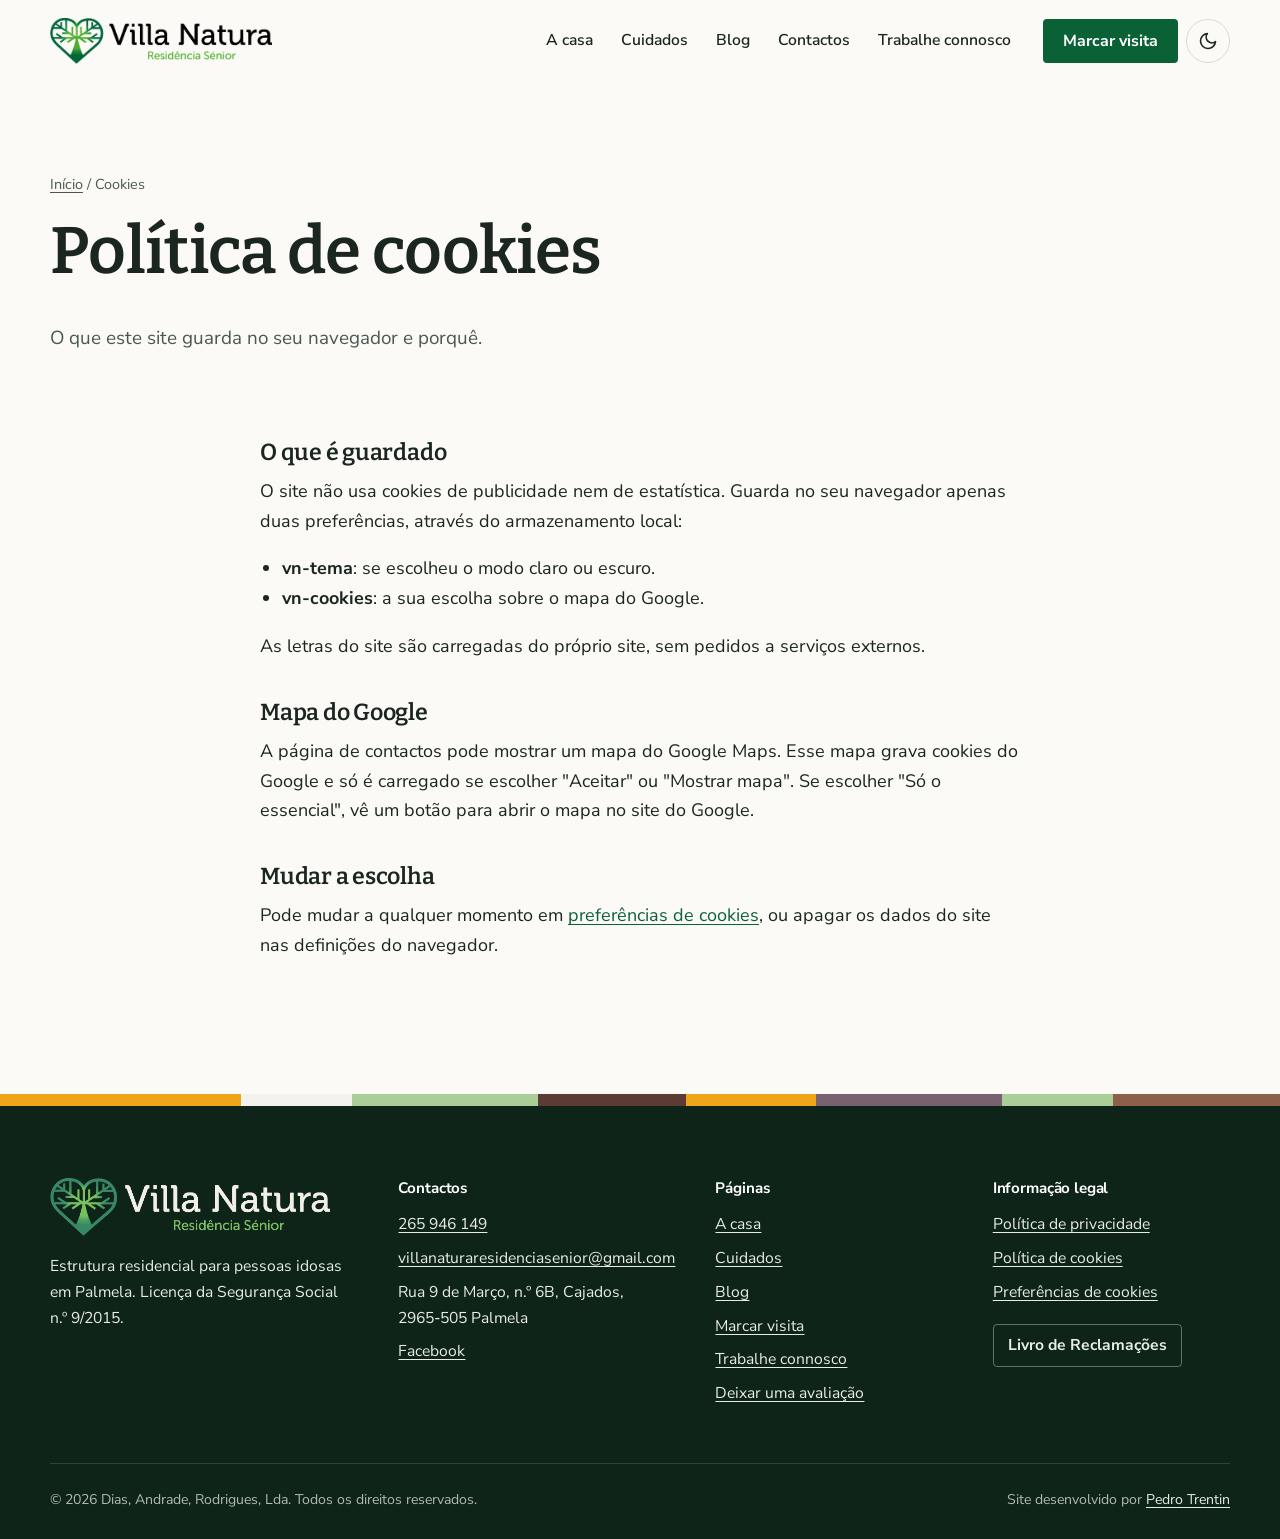
<file: cookies.html>
<!doctype html>
<html lang="pt-PT" class="sem-js">
<head>
<meta charset="utf-8">
<meta name="viewport" content="width=device-width, initial-scale=1">
<title>Política de cookies | Villa Natura Residência Sénior</title>
<meta name="description" content="Política de cookies da Villa Natura Residência Sénior.">
<link rel="canonical" href="https://villanaturaresidenciasenior.com/cookies">
<meta name="theme-color" content="#0B6136">
<meta property="og:type" content="website"><meta property="og:locale" content="pt_PT"><meta property="og:site_name" content="Villa Natura Residência Sénior">
<meta property="og:title" content="Política de cookies | Villa Natura Residência Sénior"><meta property="og:description" content="Política de cookies da Villa Natura Residência Sénior."><meta property="og:url" content="https://villanaturaresidenciasenior.com/cookies"><meta property="og:image" content="https://villanaturaresidenciasenior.com/img/og.jpg">
<link rel="icon" href="/img/favicon.png" type="image/png"><link rel="apple-touch-icon" href="/img/apple-touch-icon.png">
<link rel="preload" href="/fonts/bitter-latin-600-normal.woff2" as="font" type="font/woff2" crossorigin>
<link rel="preload" href="/fonts/nunito-sans-latin-400-normal.woff2" as="font" type="font/woff2" crossorigin>
<link rel="stylesheet" href="/assets/site.css?v=1">
<script type="application/ld+json">{"@context": "https://schema.org", "@type": "LocalBusiness", "name": "Villa Natura Residência Sénior", "description": "Estrutura residencial para pessoas idosas com 22 lugares em Palmela.", "url": "https://villanaturaresidenciasenior.com/", "telephone": "+351265946149", "email": "villanaturaresidenciasenior@gmail.com", "image": "https://villanaturaresidenciasenior.com/img/exterior-fachada.webp", "logo": "https://villanaturaresidenciasenior.com/img/simbolo-512.png", "openingHours": "Mo-Su 00:00-23:59", "sameAs": ["https://www.facebook.com/villanaturaresidenciasenior/"], "address": {"@type": "PostalAddress", "streetAddress": "Rua 9 de Março, n.º 6B, Cajados", "postalCode": "2965-505", "addressLocality": "Palmela", "addressRegion": "Setúbal", "addressCountry": "PT"}}</script>
</head>
<body>
<a class="salto" href="#conteudo">Saltar para o conteúdo</a>
<header class="topo"><div class="contentor">
<a class="marca" href="/" aria-label="Villa Natura Residência Sénior, página inicial"><img class="cla" src="/img/logo.png" alt="Villa Natura Residência Sénior" width="538" height="112"><img class="esc" src="/img/logo-escuro.png" alt="" width="538" height="112"></a>
<nav class="nav" aria-label="Principal"><a href="/a-casa" data-sec="a-casa" style="--pc:var(--amarelo)">A casa</a><a href="/cuidados" data-sec="cuidados" style="--pc:var(--salva)">Cuidados</a><a href="/blog" data-sec="blog" style="--pc:var(--ameixa)">Blog</a><a href="/contactos" data-sec="contactos" style="--pc:var(--cacau)">Contactos</a><a href="/trabalhe-connosco" data-sec="trabalhe-connosco" style="--pc:var(--castanho)">Trabalhe connosco</a><a class="so-tel" href="/visita" data-sec="visita" style="--pc:var(--folha)">Marcar visita</a><a class="so-tel" href="tel:+351265946149">Ligar 265 946 149</a></nav>
<div class="acoes"><a class="btn visitar" href="/visita">Marcar visita</a><button class="tema" type="button" aria-label="Mudar entre modo claro e escuro"><svg class="sol" viewBox="0 0 24 24" fill="none" stroke="currentColor" stroke-width="2" stroke-linecap="round" aria-hidden="true"><circle cx="12" cy="12" r="4"/><path d="M12 2v2M12 20v2M4.9 4.9l1.4 1.4M17.7 17.7l1.4 1.4M2 12h2M20 12h2M4.9 19.1l1.4-1.4M17.7 6.3l1.4-1.4"/></svg><svg class="lua" viewBox="0 0 24 24" fill="none" stroke="currentColor" stroke-width="2" stroke-linecap="round" stroke-linejoin="round" aria-hidden="true"><path d="M21 12.8A9 9 0 1 1 11.2 3a7 7 0 0 0 9.8 9.8z"/></svg></button><button class="menu-btn" type="button" aria-label="Abrir menu" aria-expanded="false"><span></span><span></span><span></span></button></div>
</div></header>
<main id="conteudo"><section class="cabeca"><div class="contentor"><p class="migalhas"><a href="/">Início</a> / Cookies</p><h1>Política de cookies</h1><p class="lead">O que este site guarda no seu navegador e porquê.</p></div></section>
<section class="secao legal" style="padding-top:0"><div class="estreito">
<h2>O que é guardado</h2>
<p>O site não usa cookies de publicidade nem de estatística. Guarda no seu navegador apenas duas preferências, através do armazenamento local:</p>
<ul><li><strong>vn-tema</strong>: se escolheu o modo claro ou escuro.</li><li><strong>vn-cookies</strong>: a sua escolha sobre o mapa do Google.</li></ul>
<p>As letras do site são carregadas do próprio site, sem pedidos a serviços externos.</p>
<h2>Mapa do Google</h2>
<p>A página de contactos pode mostrar um mapa do Google Maps. Esse mapa grava cookies do Google e só é carregado se escolher "Aceitar" ou "Mostrar mapa". Se escolher "Só o essencial", vê um botão para abrir o mapa no site do Google.</p>
<h2>Mudar a escolha</h2>
<p>Pode mudar a qualquer momento em <a href="#" data-cookies="abrir">preferências de cookies</a>, ou apagar os dados do site nas definições do navegador.</p>
</div></section></main>
<div class="friso" aria-hidden="true"><span style="--c:var(--amarelo);--f:1.3"></span><span style="--c:var(--branco-painel);--f:0.6"></span><span style="--c:var(--salva);--f:1"></span><span style="--c:var(--cacau);--f:0.8"></span><span style="--c:var(--amarelo);--f:0.7"></span><span style="--c:var(--ameixa);--f:1"></span><span style="--c:var(--salva);--f:0.6"></span><span style="--c:var(--castanho);--f:0.9"></span></div>
<footer class="rodape"><div class="contentor">
<div class="grelha">
<div><img class="logo-r" src="/img/logo-escuro.png" alt="Villa Natura Residência Sénior" width="538" height="112" loading="lazy">
<p>Estrutura residencial para pessoas idosas em Palmela. Licença da Segurança Social n.º 9/2015.</p></div>
<div><h3>Contactos</h3><ul>
<li><a href="tel:+351265946149">265 946 149</a></li>
<li><a href="mailto:villanaturaresidenciasenior@gmail.com">villanaturaresidenciasenior@gmail.com</a></li>
<li>Rua 9 de Março, n.º 6B, Cajados, 2965&#8209;505 Palmela</li>
<li><a href="https://www.facebook.com/villanaturaresidenciasenior/" rel="noopener" target="_blank">Facebook</a></li></ul></div>
<div><h3>Páginas</h3><ul>
<li><a href="/a-casa">A casa</a></li><li><a href="/cuidados">Cuidados</a></li><li><a href="/blog">Blog</a></li>
<li><a href="/visita">Marcar visita</a></li><li><a href="/trabalhe-connosco">Trabalhe connosco</a></li><li><a href="/avaliar">Deixar uma avaliação</a></li></ul></div>
<div><h3>Informação legal</h3><ul>
<li><a href="/privacidade">Política de privacidade</a></li>
<li><a href="/cookies">Política de cookies</a></li>
<li><a href="#" data-cookies="abrir">Preferências de cookies</a></li></ul>
<a class="livro" href="https://www.livroreclamacoes.pt/" rel="noopener" target="_blank">Livro de Reclamações</a></div>
</div>
<div class="base"><span>© 2026 Dias, Andrade, Rodrigues, Lda. Todos os direitos reservados.</span><span>Site desenvolvido por <a href="https://www.instagram.com/ph.trentin/" rel="noopener" target="_blank">Pedro Trentin</a></span></div>
</div></footer>
<a class="ligar-fixo" href="tel:+351265946149" aria-label="Ligar para a Villa Natura"><svg viewBox="0 0 24 24" fill="none" stroke="currentColor" stroke-width="2" stroke-linecap="round" stroke-linejoin="round" aria-hidden="true"><path d="M22 16.9v3a2 2 0 0 1-2.2 2 19.8 19.8 0 0 1-8.6-3.1 19.5 19.5 0 0 1-6-6A19.8 19.8 0 0 1 2.1 4.2 2 2 0 0 1 4.1 2h3a2 2 0 0 1 2 1.7c.1.9.4 1.8.7 2.7a2 2 0 0 1-.5 2.1L8 9.8a16 16 0 0 0 6 6l1.3-1.3a2 2 0 0 1 2.1-.4c.9.3 1.8.6 2.7.7a2 2 0 0 1 1.7 2z"/></svg></a>
<div class="ecra" role="dialog" aria-modal="true" aria-label="Fotografia em ecrã inteiro"><button class="fechar" type="button" aria-label="Fechar"><svg viewBox="0 0 24 24" fill="none" stroke="currentColor" stroke-width="2.2" stroke-linecap="round" aria-hidden="true"><path d="M18 6 6 18M6 6l12 12"/></svg></button><button class="ant" type="button" aria-label="Anterior"><svg viewBox="0 0 24 24" fill="none" stroke="currentColor" stroke-width="2.2" stroke-linecap="round" stroke-linejoin="round" aria-hidden="true"><path d="m15 18-6-6 6-6"/></svg></button><img alt=""><p></p><button class="seg" type="button" aria-label="Seguinte"><svg viewBox="0 0 24 24" fill="none" stroke="currentColor" stroke-width="2.2" stroke-linecap="round" stroke-linejoin="round" aria-hidden="true"><path d="m9 18 6-6-6-6"/></svg></button></div>
<div class="cookies" role="dialog" aria-label="Cookies"><p>Este site só guarda o essencial no seu navegador. O mapa do Google, se o aceitar, usa cookies do Google. <a href="/cookies">Saber mais</a></p><div class="botoes"><button class="btn" type="button" data-cookies="todos">Aceitar</button><button class="btn contorno" type="button" data-cookies="essencial">Só o essencial</button></div></div>
<script src="/assets/site.js?v=1" defer></script>
</body>
</html>
</file>
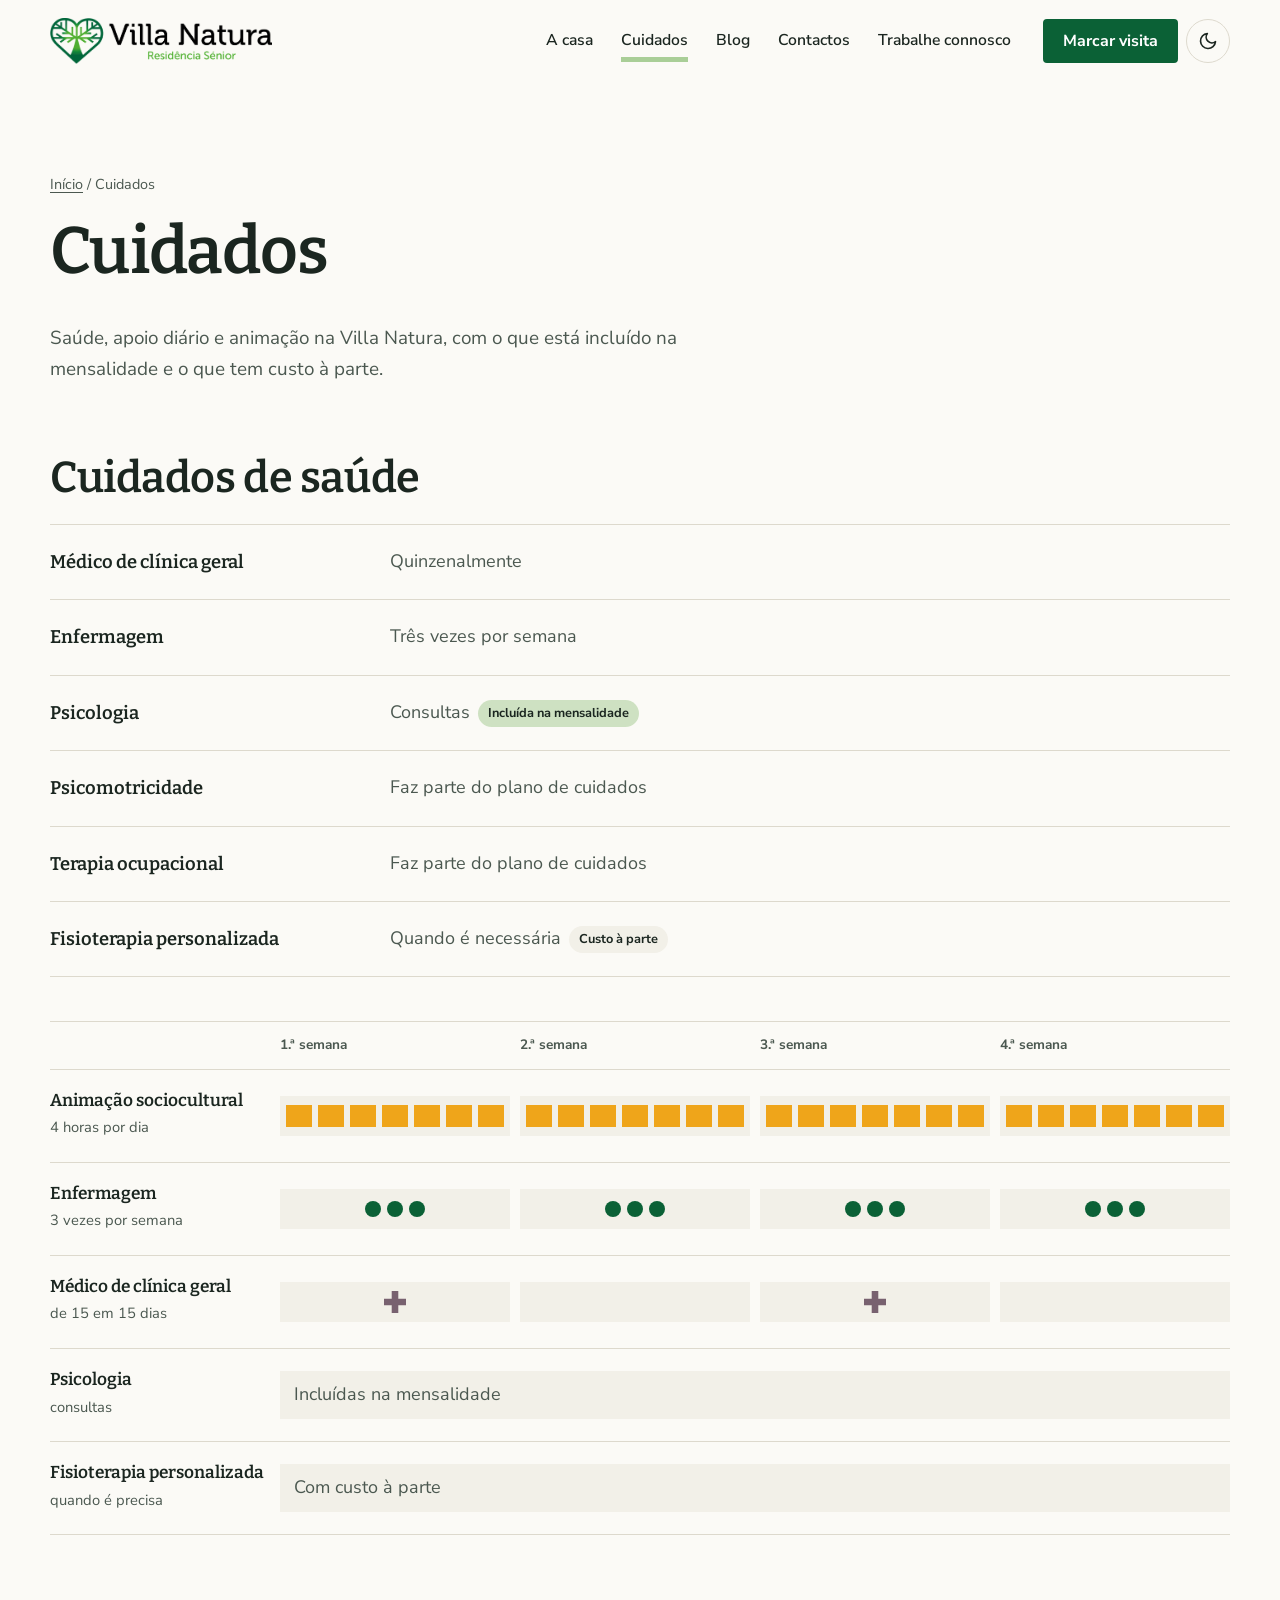
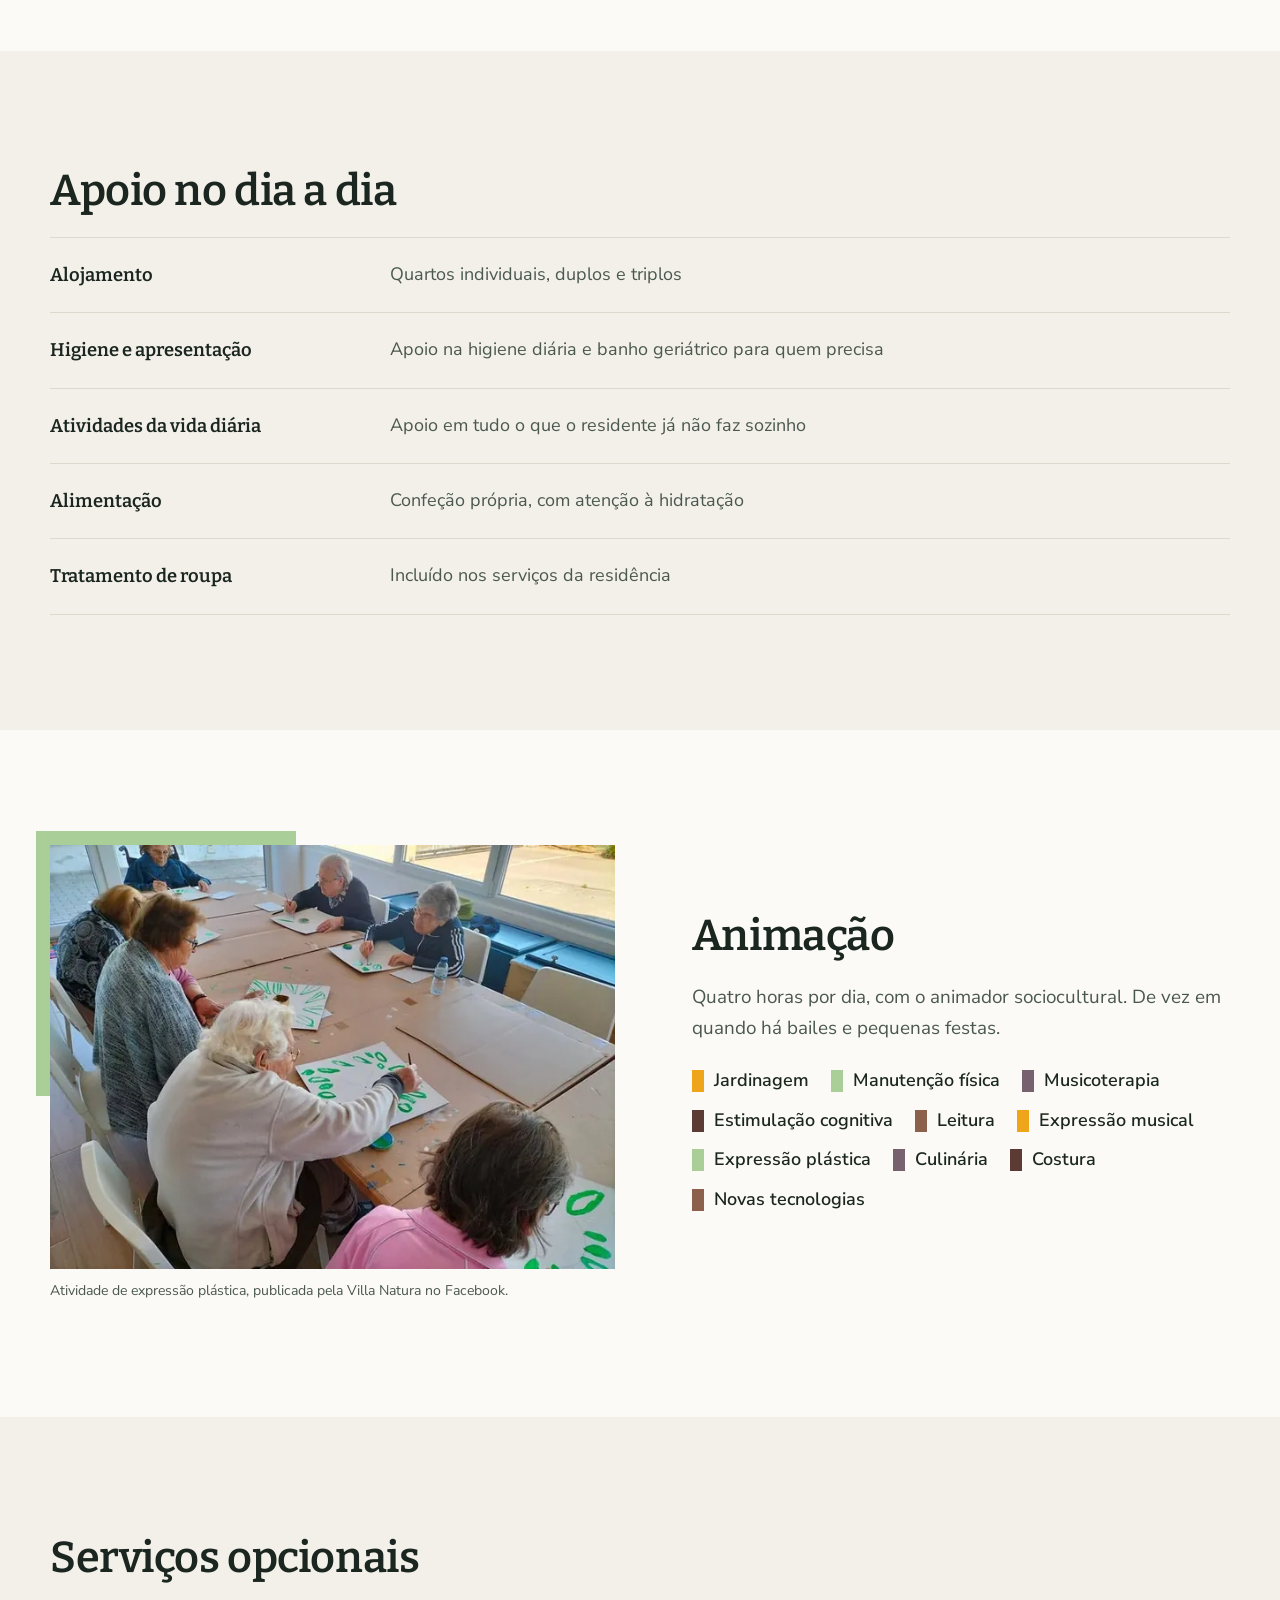
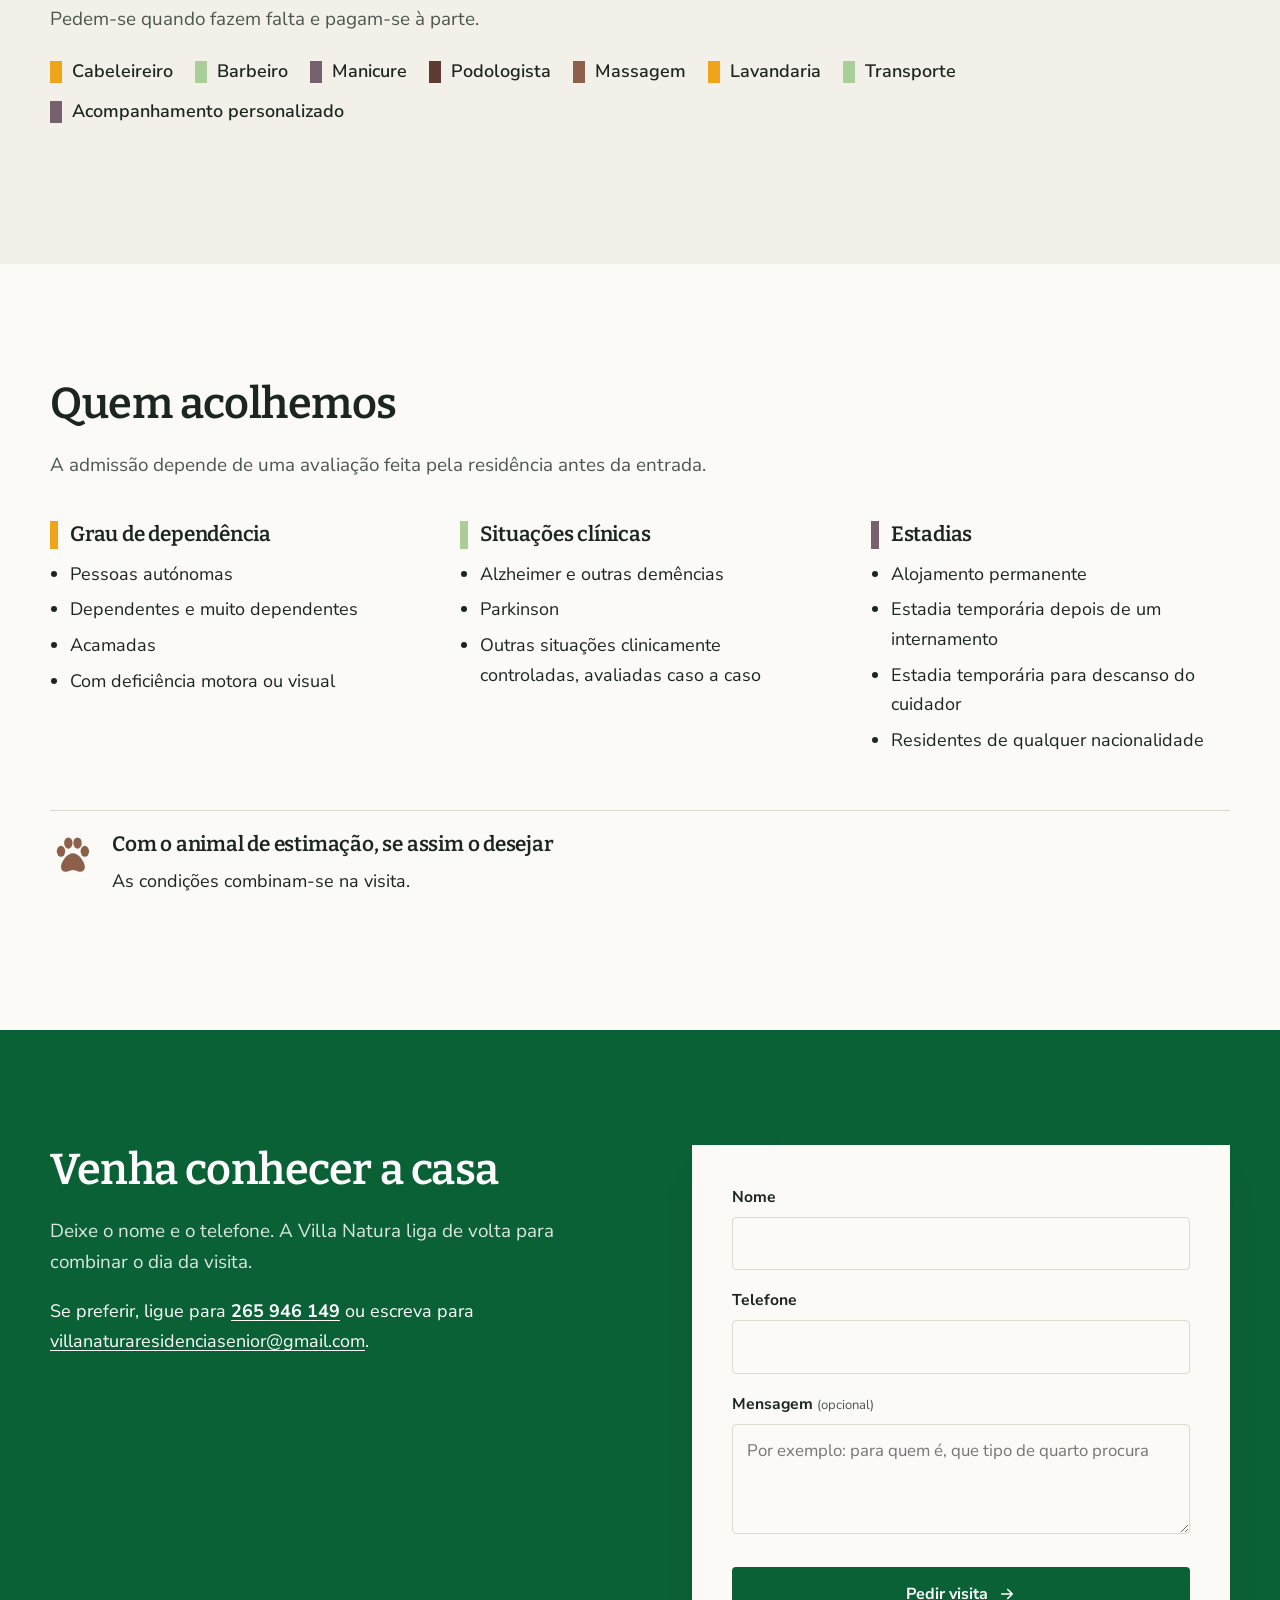
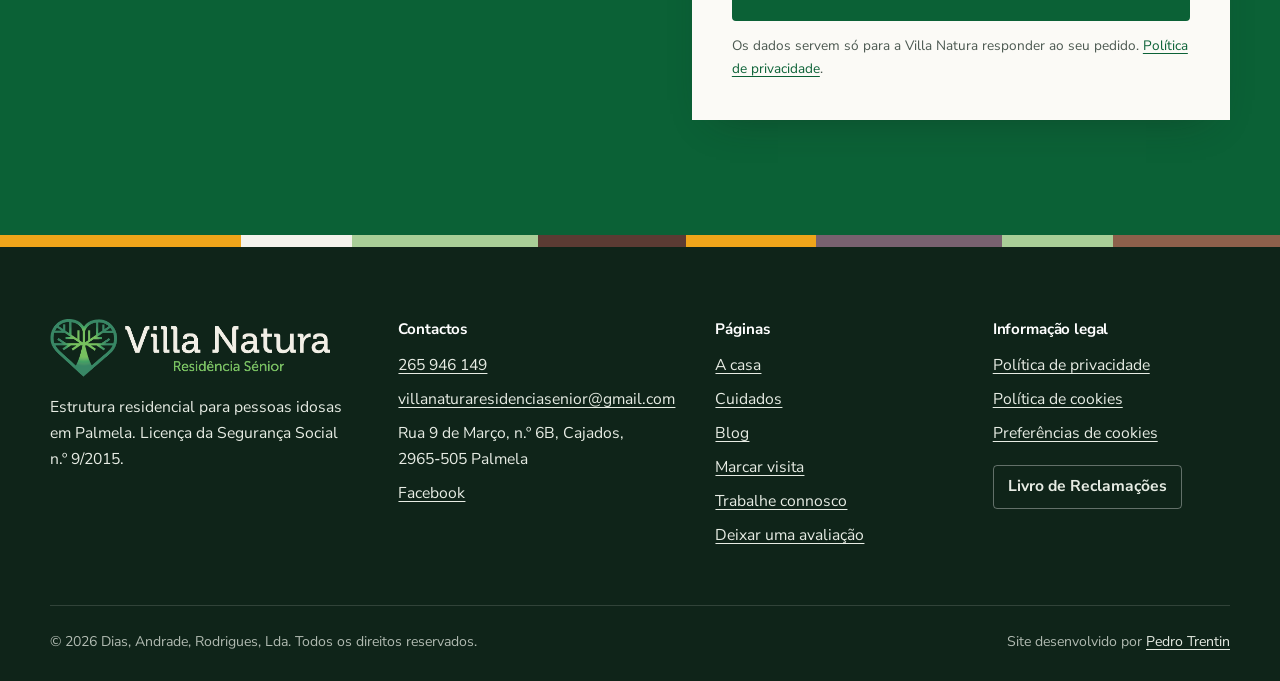
<file: cuidados.html>
<!doctype html>
<html lang="pt-PT" class="sem-js">
<head>
<meta charset="utf-8">
<meta name="viewport" content="width=device-width, initial-scale=1">
<title>Cuidados | Villa Natura Residência Sénior</title>
<meta name="description" content="Médico quinzenal, enfermagem três vezes por semana, psicologia incluída, animação quatro horas por dia. Cuidados da Villa Natura em Palmela.">
<link rel="canonical" href="https://villanaturaresidenciasenior.com/cuidados">
<meta name="theme-color" content="#0B6136">
<meta property="og:type" content="website"><meta property="og:locale" content="pt_PT"><meta property="og:site_name" content="Villa Natura Residência Sénior">
<meta property="og:title" content="Cuidados | Villa Natura Residência Sénior"><meta property="og:description" content="Médico quinzenal, enfermagem três vezes por semana, psicologia incluída, animação quatro horas por dia. Cuidados da Villa Natura em Palmela."><meta property="og:url" content="https://villanaturaresidenciasenior.com/cuidados"><meta property="og:image" content="https://villanaturaresidenciasenior.com/img/og.jpg">
<link rel="icon" href="/img/favicon.png" type="image/png"><link rel="apple-touch-icon" href="/img/apple-touch-icon.png">
<link rel="preload" href="/fonts/bitter-latin-600-normal.woff2" as="font" type="font/woff2" crossorigin>
<link rel="preload" href="/fonts/nunito-sans-latin-400-normal.woff2" as="font" type="font/woff2" crossorigin>
<link rel="stylesheet" href="/assets/site.css?v=1">
<script type="application/ld+json">{"@context": "https://schema.org", "@type": "LocalBusiness", "name": "Villa Natura Residência Sénior", "description": "Estrutura residencial para pessoas idosas com 22 lugares em Palmela.", "url": "https://villanaturaresidenciasenior.com/", "telephone": "+351265946149", "email": "villanaturaresidenciasenior@gmail.com", "image": "https://villanaturaresidenciasenior.com/img/exterior-fachada.webp", "logo": "https://villanaturaresidenciasenior.com/img/simbolo-512.png", "openingHours": "Mo-Su 00:00-23:59", "sameAs": ["https://www.facebook.com/villanaturaresidenciasenior/"], "address": {"@type": "PostalAddress", "streetAddress": "Rua 9 de Março, n.º 6B, Cajados", "postalCode": "2965-505", "addressLocality": "Palmela", "addressRegion": "Setúbal", "addressCountry": "PT"}}</script>
</head>
<body>
<a class="salto" href="#conteudo">Saltar para o conteúdo</a>
<header class="topo"><div class="contentor">
<a class="marca" href="/" aria-label="Villa Natura Residência Sénior, página inicial"><img class="cla" src="/img/logo.png" alt="Villa Natura Residência Sénior" width="538" height="112"><img class="esc" src="/img/logo-escuro.png" alt="" width="538" height="112"></a>
<nav class="nav" aria-label="Principal"><a href="/a-casa" data-sec="a-casa" style="--pc:var(--amarelo)">A casa</a><a href="/cuidados" data-sec="cuidados" aria-current="page" style="--pc:var(--salva)">Cuidados</a><a href="/blog" data-sec="blog" style="--pc:var(--ameixa)">Blog</a><a href="/contactos" data-sec="contactos" style="--pc:var(--cacau)">Contactos</a><a href="/trabalhe-connosco" data-sec="trabalhe-connosco" style="--pc:var(--castanho)">Trabalhe connosco</a><a class="so-tel" href="/visita" data-sec="visita" style="--pc:var(--folha)">Marcar visita</a><a class="so-tel" href="tel:+351265946149">Ligar 265 946 149</a></nav>
<div class="acoes"><a class="btn visitar" href="/visita">Marcar visita</a><button class="tema" type="button" aria-label="Mudar entre modo claro e escuro"><svg class="sol" viewBox="0 0 24 24" fill="none" stroke="currentColor" stroke-width="2" stroke-linecap="round" aria-hidden="true"><circle cx="12" cy="12" r="4"/><path d="M12 2v2M12 20v2M4.9 4.9l1.4 1.4M17.7 17.7l1.4 1.4M2 12h2M20 12h2M4.9 19.1l1.4-1.4M17.7 6.3l1.4-1.4"/></svg><svg class="lua" viewBox="0 0 24 24" fill="none" stroke="currentColor" stroke-width="2" stroke-linecap="round" stroke-linejoin="round" aria-hidden="true"><path d="M21 12.8A9 9 0 1 1 11.2 3a7 7 0 0 0 9.8 9.8z"/></svg></button><button class="menu-btn" type="button" aria-label="Abrir menu" aria-expanded="false"><span></span><span></span><span></span></button></div>
</div></header>
<main id="conteudo"><section class="cabeca"><div class="contentor"><p class="migalhas"><a href="/">Início</a> / Cuidados</p><h1>Cuidados</h1><p class="lead">Saúde, apoio diário e animação na Villa Natura, com o que está incluído na mensalidade e o que tem custo à parte.</p></div></section>
<section class="secao" style="padding-top:20px"><div class="contentor">
<div class="revela"><h2>Cuidados de saúde</h2></div>
<div class="tabela-cuidados revela"><div><b>Médico de clínica geral</b><span>Quinzenalmente</span></div><div><b>Enfermagem</b><span>Três vezes por semana</span></div><div><b>Psicologia</b><span>Consultas<span class="etq inc">Incluída na mensalidade</span></span></div><div><b>Psicomotricidade</b><span>Faz parte do plano de cuidados</span></div><div><b>Terapia ocupacional</b><span>Faz parte do plano de cuidados</span></div><div><b>Fisioterapia personalizada</b><span>Quando é necessária<span class="etq">Custo à parte</span></span></div></div>
<div class="mes" role="img" aria-label="Num mês: animação sociocultural todos os dias, enfermagem três vezes por semana, médico de clínica geral de quinze em quinze dias, psicologia incluída na mensalidade, fisioterapia personalizada com custo à parte.">
<div class="cab"><div class="rot"></div><div class="semanas"><span>1.ª semana</span><span>2.ª semana</span><span>3.ª semana</span><span>4.ª semana</span></div></div>
<div class="rot"><b>Animação sociocultural</b><span>4 horas por dia</span></div><div class="semanas"><div class="sem animacao"><i style="--d:0.00s"></i><i style="--d:0.03s"></i><i style="--d:0.06s"></i><i style="--d:0.09s"></i><i style="--d:0.12s"></i><i style="--d:0.15s"></i><i style="--d:0.18s"></i></div><div class="sem animacao"><i style="--d:0.21s"></i><i style="--d:0.24s"></i><i style="--d:0.27s"></i><i style="--d:0.30s"></i><i style="--d:0.33s"></i><i style="--d:0.36s"></i><i style="--d:0.39s"></i></div><div class="sem animacao"><i style="--d:0.42s"></i><i style="--d:0.45s"></i><i style="--d:0.48s"></i><i style="--d:0.51s"></i><i style="--d:0.54s"></i><i style="--d:0.57s"></i><i style="--d:0.60s"></i></div><div class="sem animacao"><i style="--d:0.63s"></i><i style="--d:0.66s"></i><i style="--d:0.69s"></i><i style="--d:0.72s"></i><i style="--d:0.75s"></i><i style="--d:0.78s"></i><i style="--d:0.81s"></i></div></div>
<div class="rot"><b>Enfermagem</b><span>3 vezes por semana</span></div><div class="semanas"><div class="sem enfermagem"><i style="--d:0.50s"></i><i style="--d:0.59s"></i><i style="--d:0.68s"></i></div><div class="sem enfermagem"><i style="--d:0.77s"></i><i style="--d:0.86s"></i><i style="--d:0.95s"></i></div><div class="sem enfermagem"><i style="--d:1.04s"></i><i style="--d:1.13s"></i><i style="--d:1.22s"></i></div><div class="sem enfermagem"><i style="--d:1.31s"></i><i style="--d:1.40s"></i><i style="--d:1.49s"></i></div></div>
<div class="rot"><b>Médico de clínica geral</b><span>de 15 em 15 dias</span></div><div class="semanas"><div class="sem medico"><i style="--d:1.20s"></i></div><div class="sem medico"></div><div class="sem medico"><i style="--d:1.50s"></i></div><div class="sem medico"></div></div>
<div class="rot"><b>Psicologia</b><span>consultas</span></div><div class="texto-linha"><span>Incluídas na mensalidade</span></div>
<div class="rot"><b>Fisioterapia personalizada</b><span>quando é precisa</span></div><div class="texto-linha"><span>Com custo à parte</span></div>
</div>
</div></section>
<section class="secao papel"><div class="contentor">
<div class="revela"><h2>Apoio no dia a dia</h2></div>
<div class="tabela-cuidados revela"><div><b>Alojamento</b><span>Quartos individuais, duplos e triplos</span></div><div><b>Higiene e apresentação</b><span>Apoio na higiene diária e banho geriátrico para quem precisa</span></div><div><b>Atividades da vida diária</b><span>Apoio em tudo o que o residente já não faz sozinho</span></div><div><b>Alimentação</b><span>Confeção própria, com atenção à hidratação</span></div><div><b>Tratamento de roupa</b><span>Incluído nos serviços da residência</span></div></div>
</div></section>
<section class="secao"><div class="contentor dupla">
<div class="revela"><figure class="foto-moldura" style="margin:0"><img src="/img/atividade-pintura.webp" srcset="/img/atividade-pintura-p.webp 800w, /img/atividade-pintura.webp 1600w" sizes="(max-width: 760px) 100vw, 50vw" alt="Residentes numa atividade de pintura na Villa Natura" loading="lazy" decoding="async" width="1600" height="1067"><figcaption>Atividade de expressão plástica, publicada pela Villa Natura no Facebook.</figcaption></figure></div>
<div class="revela"><h2>Animação</h2><p class="lead">Quatro horas por dia, com o animador sociocultural. De vez em quando há bailes e pequenas festas.</p><ul class="lista-limpa etiquetas"><li style="--c:var(--amarelo)">Jardinagem</li><li style="--c:var(--salva)">Manutenção física</li><li style="--c:var(--ameixa)">Musicoterapia</li><li style="--c:var(--cacau)">Estimulação cognitiva</li><li style="--c:var(--castanho)">Leitura</li><li style="--c:var(--amarelo)">Expressão musical</li><li style="--c:var(--salva)">Expressão plástica</li><li style="--c:var(--ameixa)">Culinária</li><li style="--c:var(--cacau)">Costura</li><li style="--c:var(--castanho)">Novas tecnologias</li></ul></div>
</div></section>
<section class="secao papel"><div class="contentor">
<div class="revela"><h2>Serviços opcionais</h2><p class="lead">Pedem-se quando fazem falta e pagam-se à parte.</p><ul class="lista-limpa etiquetas"><li style="--c:var(--amarelo)">Cabeleireiro</li><li style="--c:var(--salva)">Barbeiro</li><li style="--c:var(--ameixa)">Manicure</li><li style="--c:var(--cacau)">Podologista</li><li style="--c:var(--castanho)">Massagem</li><li style="--c:var(--amarelo)">Lavandaria</li><li style="--c:var(--salva)">Transporte</li><li style="--c:var(--ameixa)">Acompanhamento personalizado</li></ul></div>
</div></section>
<section class="secao"><div class="contentor">
<div class="revela"><h2>Quem acolhemos</h2><p class="lead">A admissão depende de uma avaliação feita pela residência antes da entrada.</p></div>
<div class="colunas">
<div class="revela" style="--c:var(--amarelo)"><h3>Grau de dependência</h3><ul><li>Pessoas autónomas</li><li>Dependentes e muito dependentes</li><li>Acamadas</li><li>Com deficiência motora ou visual</li></ul></div>
<div class="revela" style="--c:var(--salva)"><h3>Situações clínicas</h3><ul><li>Alzheimer e outras demências</li><li>Parkinson</li><li>Outras situações clinicamente controladas, avaliadas caso a caso</li></ul></div>
<div class="revela" style="--c:var(--ameixa)"><h3>Estadias</h3><ul><li>Alojamento permanente</li><li>Estadia temporária depois de um internamento</li><li>Estadia temporária para descanso do cuidador</li><li>Residentes de qualquer nacionalidade</li></ul></div>
</div>
<div class="faixa-animal revela" style="margin-top:48px"><svg viewBox="0 0 48 48" fill="currentColor" aria-hidden="true"><ellipse cx="12" cy="20" rx="4.6" ry="6"/><ellipse cx="20" cy="11" rx="4.6" ry="6.2"/><ellipse cx="30" cy="11" rx="4.6" ry="6.2"/><ellipse cx="38" cy="20" rx="4.6" ry="6"/><path d="M25 22c-6 0-13 9-13 15 0 4 3 6 7 5 2.5-.6 4-1.6 6-1.6s3.5 1 6 1.6c4 1 7-1 7-5 0-6-7-15-13-15z"/></svg><div><h3>Com o animal de estimação, se assim o desejar</h3><p>As condições combinam-se na visita.</p></div></div>
</div></section>
<section class="secao chamada" id="marcar"><div class="contentor dupla">
<div class="revela"><h2>Venha conhecer a casa</h2><p class="lead">Deixe o nome e o telefone. A Villa Natura liga de volta para combinar o dia da visita.</p><p>Se preferir, ligue para <a href="tel:+351265946149"><strong>265 946 149</strong></a> ou escreva para <a href="mailto:villanaturaresidenciasenior@gmail.com">villanaturaresidenciasenior@gmail.com</a>.</p></div>
<div class="revela"><div class="formulario">
<form name="visita-cuidados" method="POST" data-netlify="true" netlify-honeypot="bot-field" data-assunto="Pedido de visita pelo site">
<input type="hidden" name="form-name" value="visita-cuidados"><p class="oculto"><label>Não preencher <input name="bot-field" data-rotulo="x"></label></p>
<div class="campo"><label for="visita-cuidados-nome">Nome</label><input id="visita-cuidados-nome" name="nome" data-rotulo="Nome" autocomplete="name" required></div>
<div class="campo"><label for="visita-cuidados-tel">Telefone</label><input id="visita-cuidados-tel" name="telefone" data-rotulo="Telefone" type="tel" autocomplete="tel" inputmode="tel" required></div>
<div class="campo"><label for="visita-cuidados-msg">Mensagem <small>(opcional)</small></label><textarea id="visita-cuidados-msg" name="mensagem" data-rotulo="Mensagem" placeholder="Por exemplo: para quem é, que tipo de quarto procura"></textarea></div>
<button class="btn" type="submit">Pedir visita <svg viewBox="0 0 24 24" fill="none" stroke="currentColor" stroke-width="2.2" stroke-linecap="round" stroke-linejoin="round" aria-hidden="true"><path d="M5 12h14M13 6l6 6-6 6"/></svg></button>
<p class="aviso">Os dados servem só para a Villa Natura responder ao seu pedido. <a href="/privacidade">Política de privacidade</a>.</p>
</form>
<div class="ok" role="status"><h3>Pedido enviado</h3><p>Obrigado. A Villa Natura vai entrar em contacto consigo. Se preferir, ligue para <a href="tel:+351265946149">265 946 149</a>.</p></div>
</div></div>
</div></section></main>
<div class="friso" aria-hidden="true"><span style="--c:var(--amarelo);--f:1.3"></span><span style="--c:var(--branco-painel);--f:0.6"></span><span style="--c:var(--salva);--f:1"></span><span style="--c:var(--cacau);--f:0.8"></span><span style="--c:var(--amarelo);--f:0.7"></span><span style="--c:var(--ameixa);--f:1"></span><span style="--c:var(--salva);--f:0.6"></span><span style="--c:var(--castanho);--f:0.9"></span></div>
<footer class="rodape"><div class="contentor">
<div class="grelha">
<div><img class="logo-r" src="/img/logo-escuro.png" alt="Villa Natura Residência Sénior" width="538" height="112" loading="lazy">
<p>Estrutura residencial para pessoas idosas em Palmela. Licença da Segurança Social n.º 9/2015.</p></div>
<div><h3>Contactos</h3><ul>
<li><a href="tel:+351265946149">265 946 149</a></li>
<li><a href="mailto:villanaturaresidenciasenior@gmail.com">villanaturaresidenciasenior@gmail.com</a></li>
<li>Rua 9 de Março, n.º 6B, Cajados, 2965&#8209;505 Palmela</li>
<li><a href="https://www.facebook.com/villanaturaresidenciasenior/" rel="noopener" target="_blank">Facebook</a></li></ul></div>
<div><h3>Páginas</h3><ul>
<li><a href="/a-casa">A casa</a></li><li><a href="/cuidados">Cuidados</a></li><li><a href="/blog">Blog</a></li>
<li><a href="/visita">Marcar visita</a></li><li><a href="/trabalhe-connosco">Trabalhe connosco</a></li><li><a href="/avaliar">Deixar uma avaliação</a></li></ul></div>
<div><h3>Informação legal</h3><ul>
<li><a href="/privacidade">Política de privacidade</a></li>
<li><a href="/cookies">Política de cookies</a></li>
<li><a href="#" data-cookies="abrir">Preferências de cookies</a></li></ul>
<a class="livro" href="https://www.livroreclamacoes.pt/" rel="noopener" target="_blank">Livro de Reclamações</a></div>
</div>
<div class="base"><span>© 2026 Dias, Andrade, Rodrigues, Lda. Todos os direitos reservados.</span><span>Site desenvolvido por <a href="https://www.instagram.com/ph.trentin/" rel="noopener" target="_blank">Pedro Trentin</a></span></div>
</div></footer>
<a class="ligar-fixo" href="tel:+351265946149" aria-label="Ligar para a Villa Natura"><svg viewBox="0 0 24 24" fill="none" stroke="currentColor" stroke-width="2" stroke-linecap="round" stroke-linejoin="round" aria-hidden="true"><path d="M22 16.9v3a2 2 0 0 1-2.2 2 19.8 19.8 0 0 1-8.6-3.1 19.5 19.5 0 0 1-6-6A19.8 19.8 0 0 1 2.1 4.2 2 2 0 0 1 4.1 2h3a2 2 0 0 1 2 1.7c.1.9.4 1.8.7 2.7a2 2 0 0 1-.5 2.1L8 9.8a16 16 0 0 0 6 6l1.3-1.3a2 2 0 0 1 2.1-.4c.9.3 1.8.6 2.7.7a2 2 0 0 1 1.7 2z"/></svg></a>
<div class="ecra" role="dialog" aria-modal="true" aria-label="Fotografia em ecrã inteiro"><button class="fechar" type="button" aria-label="Fechar"><svg viewBox="0 0 24 24" fill="none" stroke="currentColor" stroke-width="2.2" stroke-linecap="round" aria-hidden="true"><path d="M18 6 6 18M6 6l12 12"/></svg></button><button class="ant" type="button" aria-label="Anterior"><svg viewBox="0 0 24 24" fill="none" stroke="currentColor" stroke-width="2.2" stroke-linecap="round" stroke-linejoin="round" aria-hidden="true"><path d="m15 18-6-6 6-6"/></svg></button><img alt=""><p></p><button class="seg" type="button" aria-label="Seguinte"><svg viewBox="0 0 24 24" fill="none" stroke="currentColor" stroke-width="2.2" stroke-linecap="round" stroke-linejoin="round" aria-hidden="true"><path d="m9 18 6-6-6-6"/></svg></button></div>
<div class="cookies" role="dialog" aria-label="Cookies"><p>Este site só guarda o essencial no seu navegador. O mapa do Google, se o aceitar, usa cookies do Google. <a href="/cookies">Saber mais</a></p><div class="botoes"><button class="btn" type="button" data-cookies="todos">Aceitar</button><button class="btn contorno" type="button" data-cookies="essencial">Só o essencial</button></div></div>
<script src="/assets/site.js?v=1" defer></script>
</body>
</html>
</file>
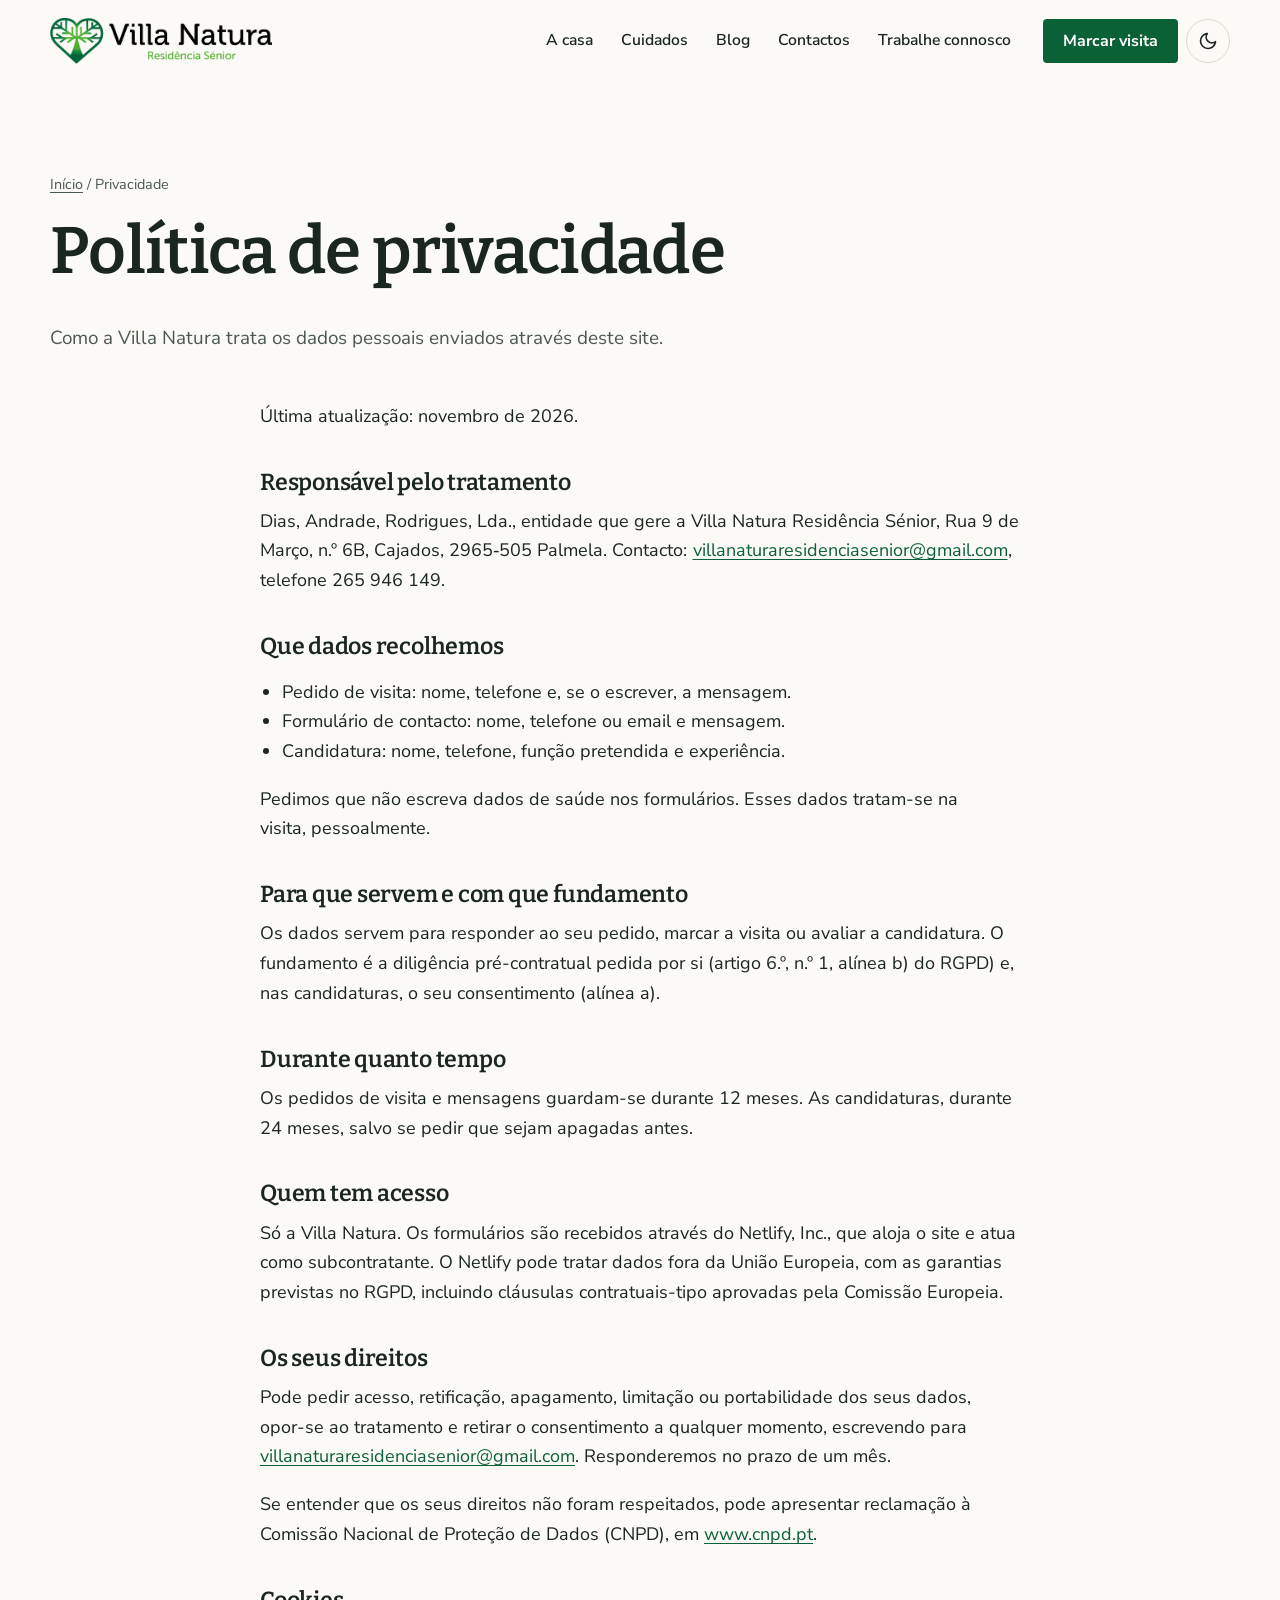
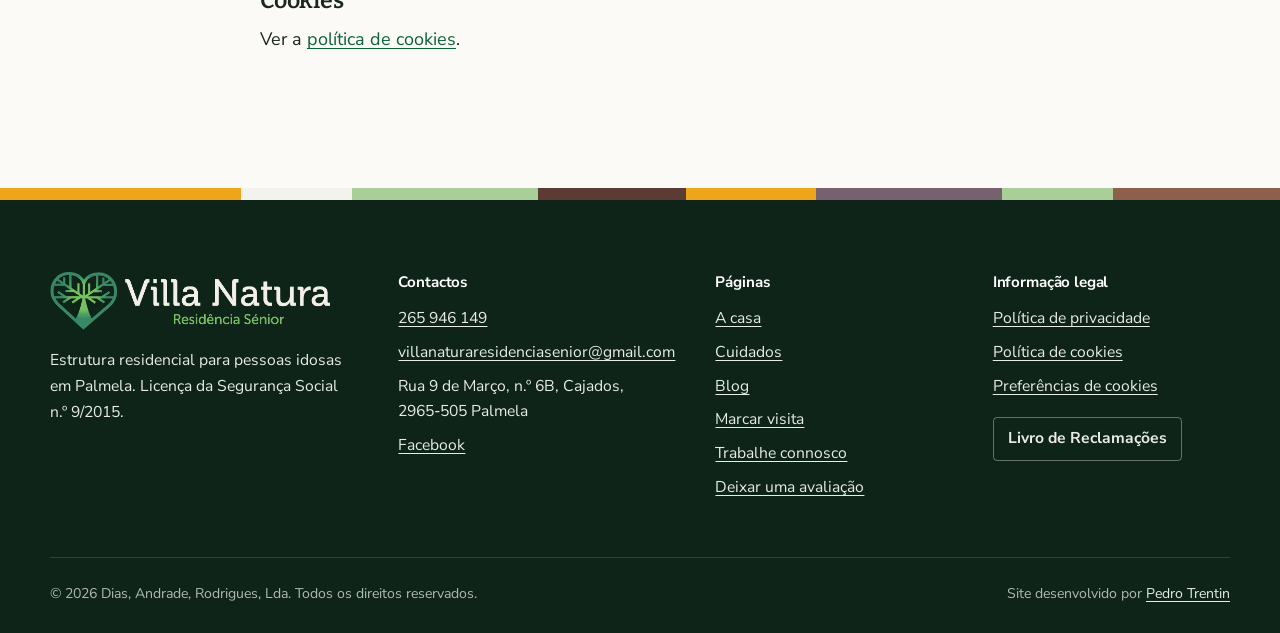
<file: privacidade.html>
<!doctype html>
<html lang="pt-PT" class="sem-js">
<head>
<meta charset="utf-8">
<meta name="viewport" content="width=device-width, initial-scale=1">
<title>Política de privacidade | Villa Natura Residência Sénior</title>
<meta name="description" content="Política de privacidade da Villa Natura Residência Sénior.">
<link rel="canonical" href="https://villanaturaresidenciasenior.com/privacidade">
<meta name="theme-color" content="#0B6136">
<meta property="og:type" content="website"><meta property="og:locale" content="pt_PT"><meta property="og:site_name" content="Villa Natura Residência Sénior">
<meta property="og:title" content="Política de privacidade | Villa Natura Residência Sénior"><meta property="og:description" content="Política de privacidade da Villa Natura Residência Sénior."><meta property="og:url" content="https://villanaturaresidenciasenior.com/privacidade"><meta property="og:image" content="https://villanaturaresidenciasenior.com/img/og.jpg">
<link rel="icon" href="/img/favicon.png" type="image/png"><link rel="apple-touch-icon" href="/img/apple-touch-icon.png">
<link rel="preload" href="/fonts/bitter-latin-600-normal.woff2" as="font" type="font/woff2" crossorigin>
<link rel="preload" href="/fonts/nunito-sans-latin-400-normal.woff2" as="font" type="font/woff2" crossorigin>
<link rel="stylesheet" href="/assets/site.css?v=1">
<script type="application/ld+json">{"@context": "https://schema.org", "@type": "LocalBusiness", "name": "Villa Natura Residência Sénior", "description": "Estrutura residencial para pessoas idosas com 22 lugares em Palmela.", "url": "https://villanaturaresidenciasenior.com/", "telephone": "+351265946149", "email": "villanaturaresidenciasenior@gmail.com", "image": "https://villanaturaresidenciasenior.com/img/exterior-fachada.webp", "logo": "https://villanaturaresidenciasenior.com/img/simbolo-512.png", "openingHours": "Mo-Su 00:00-23:59", "sameAs": ["https://www.facebook.com/villanaturaresidenciasenior/"], "address": {"@type": "PostalAddress", "streetAddress": "Rua 9 de Março, n.º 6B, Cajados", "postalCode": "2965-505", "addressLocality": "Palmela", "addressRegion": "Setúbal", "addressCountry": "PT"}}</script>
</head>
<body>
<a class="salto" href="#conteudo">Saltar para o conteúdo</a>
<header class="topo"><div class="contentor">
<a class="marca" href="/" aria-label="Villa Natura Residência Sénior, página inicial"><img class="cla" src="/img/logo.png" alt="Villa Natura Residência Sénior" width="538" height="112"><img class="esc" src="/img/logo-escuro.png" alt="" width="538" height="112"></a>
<nav class="nav" aria-label="Principal"><a href="/a-casa" data-sec="a-casa" style="--pc:var(--amarelo)">A casa</a><a href="/cuidados" data-sec="cuidados" style="--pc:var(--salva)">Cuidados</a><a href="/blog" data-sec="blog" style="--pc:var(--ameixa)">Blog</a><a href="/contactos" data-sec="contactos" style="--pc:var(--cacau)">Contactos</a><a href="/trabalhe-connosco" data-sec="trabalhe-connosco" style="--pc:var(--castanho)">Trabalhe connosco</a><a class="so-tel" href="/visita" data-sec="visita" style="--pc:var(--folha)">Marcar visita</a><a class="so-tel" href="tel:+351265946149">Ligar 265 946 149</a></nav>
<div class="acoes"><a class="btn visitar" href="/visita">Marcar visita</a><button class="tema" type="button" aria-label="Mudar entre modo claro e escuro"><svg class="sol" viewBox="0 0 24 24" fill="none" stroke="currentColor" stroke-width="2" stroke-linecap="round" aria-hidden="true"><circle cx="12" cy="12" r="4"/><path d="M12 2v2M12 20v2M4.9 4.9l1.4 1.4M17.7 17.7l1.4 1.4M2 12h2M20 12h2M4.9 19.1l1.4-1.4M17.7 6.3l1.4-1.4"/></svg><svg class="lua" viewBox="0 0 24 24" fill="none" stroke="currentColor" stroke-width="2" stroke-linecap="round" stroke-linejoin="round" aria-hidden="true"><path d="M21 12.8A9 9 0 1 1 11.2 3a7 7 0 0 0 9.8 9.8z"/></svg></button><button class="menu-btn" type="button" aria-label="Abrir menu" aria-expanded="false"><span></span><span></span><span></span></button></div>
</div></header>
<main id="conteudo"><section class="cabeca"><div class="contentor"><p class="migalhas"><a href="/">Início</a> / Privacidade</p><h1>Política de privacidade</h1><p class="lead">Como a Villa Natura trata os dados pessoais enviados através deste site.</p></div></section>
<section class="secao legal" style="padding-top:0"><div class="estreito">
<p>Última atualização: novembro de 2026.</p>
<h2>Responsável pelo tratamento</h2>
<p>Dias, Andrade, Rodrigues, Lda., entidade que gere a Villa Natura Residência Sénior, Rua 9 de Março, n.º 6B, Cajados, 2965&#8209;505 Palmela. Contacto: <a href="mailto:villanaturaresidenciasenior@gmail.com">villanaturaresidenciasenior@gmail.com</a>, telefone 265 946 149.</p>
<h2>Que dados recolhemos</h2>
<ul><li>Pedido de visita: nome, telefone e, se o escrever, a mensagem.</li><li>Formulário de contacto: nome, telefone ou email e mensagem.</li><li>Candidatura: nome, telefone, função pretendida e experiência.</li></ul>
<p>Pedimos que não escreva dados de saúde nos formulários. Esses dados tratam-se na visita, pessoalmente.</p>
<h2>Para que servem e com que fundamento</h2>
<p>Os dados servem para responder ao seu pedido, marcar a visita ou avaliar a candidatura. O fundamento é a diligência pré-contratual pedida por si (artigo 6.º, n.º 1, alínea b) do RGPD) e, nas candidaturas, o seu consentimento (alínea a).</p>
<h2>Durante quanto tempo</h2>
<p>Os pedidos de visita e mensagens guardam-se durante 12 meses. As candidaturas, durante 24 meses, salvo se pedir que sejam apagadas antes.</p>
<h2>Quem tem acesso</h2>
<p>Só a Villa Natura. Os formulários são recebidos através do Netlify, Inc., que aloja o site e atua como subcontratante. O Netlify pode tratar dados fora da União Europeia, com as garantias previstas no RGPD, incluindo cláusulas contratuais-tipo aprovadas pela Comissão Europeia.</p>
<h2>Os seus direitos</h2>
<p>Pode pedir acesso, retificação, apagamento, limitação ou portabilidade dos seus dados, opor-se ao tratamento e retirar o consentimento a qualquer momento, escrevendo para <a href="mailto:villanaturaresidenciasenior@gmail.com">villanaturaresidenciasenior@gmail.com</a>. Responderemos no prazo de um mês.</p>
<p>Se entender que os seus direitos não foram respeitados, pode apresentar reclamação à Comissão Nacional de Proteção de Dados (CNPD), em <a href="https://www.cnpd.pt" rel="noopener" target="_blank">www.cnpd.pt</a>.</p>
<h2>Cookies</h2>
<p>Ver a <a href="/cookies">política de cookies</a>.</p>
</div></section></main>
<div class="friso" aria-hidden="true"><span style="--c:var(--amarelo);--f:1.3"></span><span style="--c:var(--branco-painel);--f:0.6"></span><span style="--c:var(--salva);--f:1"></span><span style="--c:var(--cacau);--f:0.8"></span><span style="--c:var(--amarelo);--f:0.7"></span><span style="--c:var(--ameixa);--f:1"></span><span style="--c:var(--salva);--f:0.6"></span><span style="--c:var(--castanho);--f:0.9"></span></div>
<footer class="rodape"><div class="contentor">
<div class="grelha">
<div><img class="logo-r" src="/img/logo-escuro.png" alt="Villa Natura Residência Sénior" width="538" height="112" loading="lazy">
<p>Estrutura residencial para pessoas idosas em Palmela. Licença da Segurança Social n.º 9/2015.</p></div>
<div><h3>Contactos</h3><ul>
<li><a href="tel:+351265946149">265 946 149</a></li>
<li><a href="mailto:villanaturaresidenciasenior@gmail.com">villanaturaresidenciasenior@gmail.com</a></li>
<li>Rua 9 de Março, n.º 6B, Cajados, 2965&#8209;505 Palmela</li>
<li><a href="https://www.facebook.com/villanaturaresidenciasenior/" rel="noopener" target="_blank">Facebook</a></li></ul></div>
<div><h3>Páginas</h3><ul>
<li><a href="/a-casa">A casa</a></li><li><a href="/cuidados">Cuidados</a></li><li><a href="/blog">Blog</a></li>
<li><a href="/visita">Marcar visita</a></li><li><a href="/trabalhe-connosco">Trabalhe connosco</a></li><li><a href="/avaliar">Deixar uma avaliação</a></li></ul></div>
<div><h3>Informação legal</h3><ul>
<li><a href="/privacidade">Política de privacidade</a></li>
<li><a href="/cookies">Política de cookies</a></li>
<li><a href="#" data-cookies="abrir">Preferências de cookies</a></li></ul>
<a class="livro" href="https://www.livroreclamacoes.pt/" rel="noopener" target="_blank">Livro de Reclamações</a></div>
</div>
<div class="base"><span>© 2026 Dias, Andrade, Rodrigues, Lda. Todos os direitos reservados.</span><span>Site desenvolvido por <a href="https://www.instagram.com/ph.trentin/" rel="noopener" target="_blank">Pedro Trentin</a></span></div>
</div></footer>
<a class="ligar-fixo" href="tel:+351265946149" aria-label="Ligar para a Villa Natura"><svg viewBox="0 0 24 24" fill="none" stroke="currentColor" stroke-width="2" stroke-linecap="round" stroke-linejoin="round" aria-hidden="true"><path d="M22 16.9v3a2 2 0 0 1-2.2 2 19.8 19.8 0 0 1-8.6-3.1 19.5 19.5 0 0 1-6-6A19.8 19.8 0 0 1 2.1 4.2 2 2 0 0 1 4.1 2h3a2 2 0 0 1 2 1.7c.1.9.4 1.8.7 2.7a2 2 0 0 1-.5 2.1L8 9.8a16 16 0 0 0 6 6l1.3-1.3a2 2 0 0 1 2.1-.4c.9.3 1.8.6 2.7.7a2 2 0 0 1 1.7 2z"/></svg></a>
<div class="ecra" role="dialog" aria-modal="true" aria-label="Fotografia em ecrã inteiro"><button class="fechar" type="button" aria-label="Fechar"><svg viewBox="0 0 24 24" fill="none" stroke="currentColor" stroke-width="2.2" stroke-linecap="round" aria-hidden="true"><path d="M18 6 6 18M6 6l12 12"/></svg></button><button class="ant" type="button" aria-label="Anterior"><svg viewBox="0 0 24 24" fill="none" stroke="currentColor" stroke-width="2.2" stroke-linecap="round" stroke-linejoin="round" aria-hidden="true"><path d="m15 18-6-6 6-6"/></svg></button><img alt=""><p></p><button class="seg" type="button" aria-label="Seguinte"><svg viewBox="0 0 24 24" fill="none" stroke="currentColor" stroke-width="2.2" stroke-linecap="round" stroke-linejoin="round" aria-hidden="true"><path d="m9 18 6-6-6-6"/></svg></button></div>
<div class="cookies" role="dialog" aria-label="Cookies"><p>Este site só guarda o essencial no seu navegador. O mapa do Google, se o aceitar, usa cookies do Google. <a href="/cookies">Saber mais</a></p><div class="botoes"><button class="btn" type="button" data-cookies="todos">Aceitar</button><button class="btn contorno" type="button" data-cookies="essencial">Só o essencial</button></div></div>
<script src="/assets/site.js?v=1" defer></script>
</body>
</html>
</file>
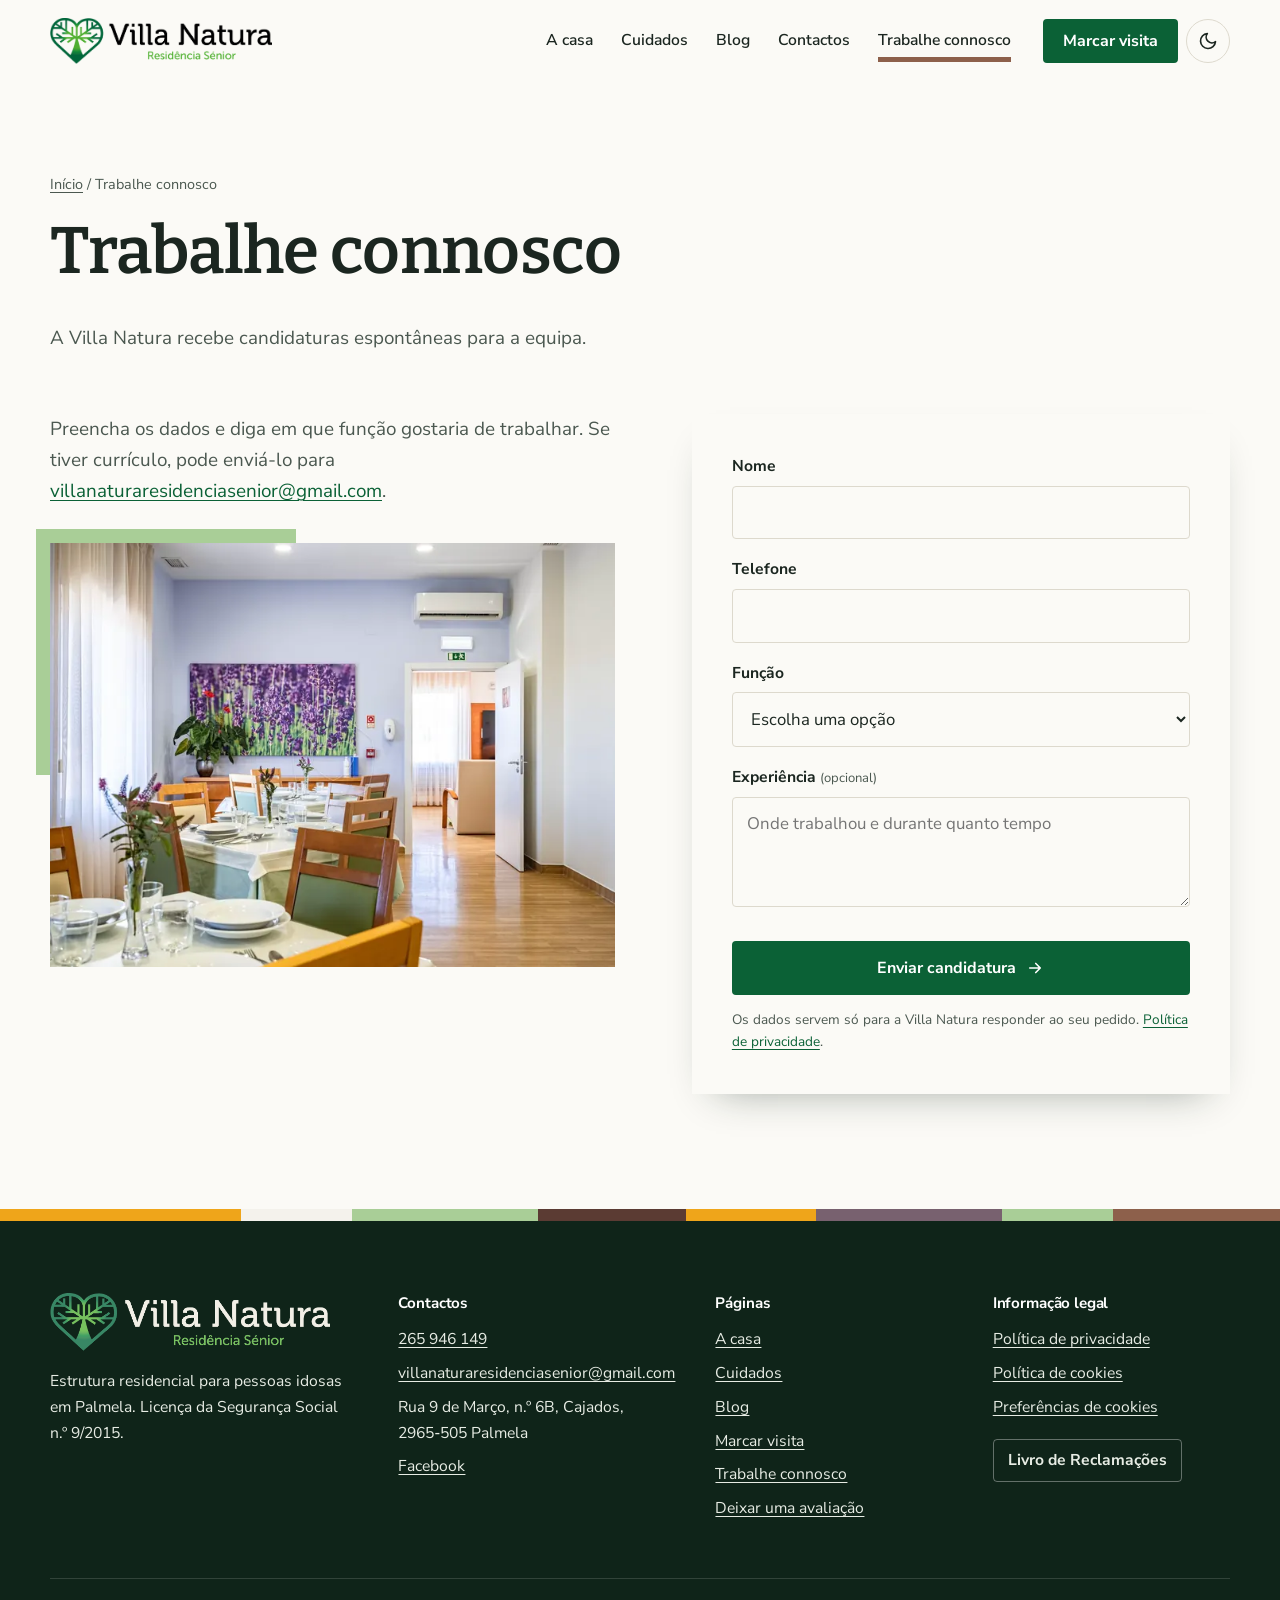
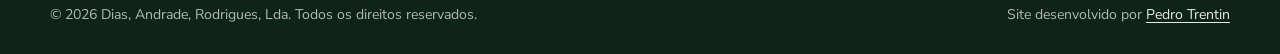
<file: trabalhe-connosco.html>
<!doctype html>
<html lang="pt-PT" class="sem-js">
<head>
<meta charset="utf-8">
<meta name="viewport" content="width=device-width, initial-scale=1">
<title>Trabalhe connosco | Villa Natura Residência Sénior</title>
<meta name="description" content="Envie a sua candidatura espontânea para a equipa da Villa Natura Residência Sénior.">
<link rel="canonical" href="https://villanaturaresidenciasenior.com/trabalhe-connosco">
<meta name="theme-color" content="#0B6136">
<meta property="og:type" content="website"><meta property="og:locale" content="pt_PT"><meta property="og:site_name" content="Villa Natura Residência Sénior">
<meta property="og:title" content="Trabalhe connosco | Villa Natura Residência Sénior"><meta property="og:description" content="Envie a sua candidatura espontânea para a equipa da Villa Natura Residência Sénior."><meta property="og:url" content="https://villanaturaresidenciasenior.com/trabalhe-connosco"><meta property="og:image" content="https://villanaturaresidenciasenior.com/img/og.jpg">
<link rel="icon" href="/img/favicon.png" type="image/png"><link rel="apple-touch-icon" href="/img/apple-touch-icon.png">
<link rel="preload" href="/fonts/bitter-latin-600-normal.woff2" as="font" type="font/woff2" crossorigin>
<link rel="preload" href="/fonts/nunito-sans-latin-400-normal.woff2" as="font" type="font/woff2" crossorigin>
<link rel="stylesheet" href="/assets/site.css?v=1">
<script type="application/ld+json">{"@context": "https://schema.org", "@type": "LocalBusiness", "name": "Villa Natura Residência Sénior", "description": "Estrutura residencial para pessoas idosas com 22 lugares em Palmela.", "url": "https://villanaturaresidenciasenior.com/", "telephone": "+351265946149", "email": "villanaturaresidenciasenior@gmail.com", "image": "https://villanaturaresidenciasenior.com/img/exterior-fachada.webp", "logo": "https://villanaturaresidenciasenior.com/img/simbolo-512.png", "openingHours": "Mo-Su 00:00-23:59", "sameAs": ["https://www.facebook.com/villanaturaresidenciasenior/"], "address": {"@type": "PostalAddress", "streetAddress": "Rua 9 de Março, n.º 6B, Cajados", "postalCode": "2965-505", "addressLocality": "Palmela", "addressRegion": "Setúbal", "addressCountry": "PT"}}</script>
</head>
<body>
<a class="salto" href="#conteudo">Saltar para o conteúdo</a>
<header class="topo"><div class="contentor">
<a class="marca" href="/" aria-label="Villa Natura Residência Sénior, página inicial"><img class="cla" src="/img/logo.png" alt="Villa Natura Residência Sénior" width="538" height="112"><img class="esc" src="/img/logo-escuro.png" alt="" width="538" height="112"></a>
<nav class="nav" aria-label="Principal"><a href="/a-casa" data-sec="a-casa" style="--pc:var(--amarelo)">A casa</a><a href="/cuidados" data-sec="cuidados" style="--pc:var(--salva)">Cuidados</a><a href="/blog" data-sec="blog" style="--pc:var(--ameixa)">Blog</a><a href="/contactos" data-sec="contactos" style="--pc:var(--cacau)">Contactos</a><a href="/trabalhe-connosco" data-sec="trabalhe-connosco" aria-current="page" style="--pc:var(--castanho)">Trabalhe connosco</a><a class="so-tel" href="/visita" data-sec="visita" style="--pc:var(--folha)">Marcar visita</a><a class="so-tel" href="tel:+351265946149">Ligar 265 946 149</a></nav>
<div class="acoes"><a class="btn visitar" href="/visita">Marcar visita</a><button class="tema" type="button" aria-label="Mudar entre modo claro e escuro"><svg class="sol" viewBox="0 0 24 24" fill="none" stroke="currentColor" stroke-width="2" stroke-linecap="round" aria-hidden="true"><circle cx="12" cy="12" r="4"/><path d="M12 2v2M12 20v2M4.9 4.9l1.4 1.4M17.7 17.7l1.4 1.4M2 12h2M20 12h2M4.9 19.1l1.4-1.4M17.7 6.3l1.4-1.4"/></svg><svg class="lua" viewBox="0 0 24 24" fill="none" stroke="currentColor" stroke-width="2" stroke-linecap="round" stroke-linejoin="round" aria-hidden="true"><path d="M21 12.8A9 9 0 1 1 11.2 3a7 7 0 0 0 9.8 9.8z"/></svg></button><button class="menu-btn" type="button" aria-label="Abrir menu" aria-expanded="false"><span></span><span></span><span></span></button></div>
</div></header>
<main id="conteudo"><section class="cabeca"><div class="contentor"><p class="migalhas"><a href="/">Início</a> / Trabalhe connosco</p><h1>Trabalhe connosco</h1><p class="lead">A Villa Natura recebe candidaturas espontâneas para a equipa.</p></div></section>
<section class="secao" style="padding-top:12px"><div class="contentor dupla" style="align-items:start">
<div class="revela"><p class="lead">Preencha os dados e diga em que função gostaria de trabalhar. Se tiver currículo, pode enviá-lo para <a href="mailto:villanaturaresidenciasenior@gmail.com?subject=Candidatura">villanaturaresidenciasenior@gmail.com</a>.</p>
<div class="foto-moldura" style="margin-top:36px"><img src="/img/refeicoes-1.webp" srcset="/img/refeicoes-1-p.webp 800w, /img/refeicoes-1.webp 1600w" sizes="(max-width: 760px) 100vw, 50vw" alt="Sala de refeições da Villa Natura" loading="lazy" decoding="async" width="1600" height="1067"></div></div>
<div class="revela"><div class="formulario">
<form name="candidatura" method="POST" data-netlify="true" netlify-honeypot="bot-field" data-assunto="Candidatura pelo site">
<input type="hidden" name="form-name" value="candidatura"><p class="oculto"><label>Não preencher <input name="bot-field" data-rotulo="x"></label></p>
<div class="campo"><label for="candidatura-nome">Nome</label><input id="candidatura-nome" name="nome" data-rotulo="Nome" autocomplete="name" required></div>
<div class="campo"><label for="candidatura-tel">Telefone</label><input id="candidatura-tel" name="telefone" data-rotulo="Telefone" type="tel" autocomplete="tel" inputmode="tel" required></div>
<div class="campo"><label for="candidatura-funcao">Função</label><select id="candidatura-funcao" name="funcao" data-rotulo="Função" required><option value="">Escolha uma opção</option><option>Ajudante de ação direta</option><option>Enfermagem</option><option>Cozinha</option><option>Limpeza e lavandaria</option><option>Animação sociocultural</option><option>Outra</option></select></div>
<div class="campo"><label for="candidatura-msg">Experiência <small>(opcional)</small></label><textarea id="candidatura-msg" name="mensagem" data-rotulo="Experiência" placeholder="Onde trabalhou e durante quanto tempo"></textarea></div>
<button class="btn" type="submit">Enviar candidatura <svg viewBox="0 0 24 24" fill="none" stroke="currentColor" stroke-width="2.2" stroke-linecap="round" stroke-linejoin="round" aria-hidden="true"><path d="M5 12h14M13 6l6 6-6 6"/></svg></button>
<p class="aviso">Os dados servem só para a Villa Natura responder ao seu pedido. <a href="/privacidade">Política de privacidade</a>.</p>
</form>
<div class="ok" role="status"><h3>Candidatura enviada</h3><p>Obrigado. A Villa Natura vai entrar em contacto consigo. Se preferir, ligue para <a href="tel:+351265946149">265 946 149</a>.</p></div>
</div></div>
</div></section></main>
<div class="friso" aria-hidden="true"><span style="--c:var(--amarelo);--f:1.3"></span><span style="--c:var(--branco-painel);--f:0.6"></span><span style="--c:var(--salva);--f:1"></span><span style="--c:var(--cacau);--f:0.8"></span><span style="--c:var(--amarelo);--f:0.7"></span><span style="--c:var(--ameixa);--f:1"></span><span style="--c:var(--salva);--f:0.6"></span><span style="--c:var(--castanho);--f:0.9"></span></div>
<footer class="rodape"><div class="contentor">
<div class="grelha">
<div><img class="logo-r" src="/img/logo-escuro.png" alt="Villa Natura Residência Sénior" width="538" height="112" loading="lazy">
<p>Estrutura residencial para pessoas idosas em Palmela. Licença da Segurança Social n.º 9/2015.</p></div>
<div><h3>Contactos</h3><ul>
<li><a href="tel:+351265946149">265 946 149</a></li>
<li><a href="mailto:villanaturaresidenciasenior@gmail.com">villanaturaresidenciasenior@gmail.com</a></li>
<li>Rua 9 de Março, n.º 6B, Cajados, 2965&#8209;505 Palmela</li>
<li><a href="https://www.facebook.com/villanaturaresidenciasenior/" rel="noopener" target="_blank">Facebook</a></li></ul></div>
<div><h3>Páginas</h3><ul>
<li><a href="/a-casa">A casa</a></li><li><a href="/cuidados">Cuidados</a></li><li><a href="/blog">Blog</a></li>
<li><a href="/visita">Marcar visita</a></li><li><a href="/trabalhe-connosco">Trabalhe connosco</a></li><li><a href="/avaliar">Deixar uma avaliação</a></li></ul></div>
<div><h3>Informação legal</h3><ul>
<li><a href="/privacidade">Política de privacidade</a></li>
<li><a href="/cookies">Política de cookies</a></li>
<li><a href="#" data-cookies="abrir">Preferências de cookies</a></li></ul>
<a class="livro" href="https://www.livroreclamacoes.pt/" rel="noopener" target="_blank">Livro de Reclamações</a></div>
</div>
<div class="base"><span>© 2026 Dias, Andrade, Rodrigues, Lda. Todos os direitos reservados.</span><span>Site desenvolvido por <a href="https://www.instagram.com/ph.trentin/" rel="noopener" target="_blank">Pedro Trentin</a></span></div>
</div></footer>
<a class="ligar-fixo" href="tel:+351265946149" aria-label="Ligar para a Villa Natura"><svg viewBox="0 0 24 24" fill="none" stroke="currentColor" stroke-width="2" stroke-linecap="round" stroke-linejoin="round" aria-hidden="true"><path d="M22 16.9v3a2 2 0 0 1-2.2 2 19.8 19.8 0 0 1-8.6-3.1 19.5 19.5 0 0 1-6-6A19.8 19.8 0 0 1 2.1 4.2 2 2 0 0 1 4.1 2h3a2 2 0 0 1 2 1.7c.1.9.4 1.8.7 2.7a2 2 0 0 1-.5 2.1L8 9.8a16 16 0 0 0 6 6l1.3-1.3a2 2 0 0 1 2.1-.4c.9.3 1.8.6 2.7.7a2 2 0 0 1 1.7 2z"/></svg></a>
<div class="ecra" role="dialog" aria-modal="true" aria-label="Fotografia em ecrã inteiro"><button class="fechar" type="button" aria-label="Fechar"><svg viewBox="0 0 24 24" fill="none" stroke="currentColor" stroke-width="2.2" stroke-linecap="round" aria-hidden="true"><path d="M18 6 6 18M6 6l12 12"/></svg></button><button class="ant" type="button" aria-label="Anterior"><svg viewBox="0 0 24 24" fill="none" stroke="currentColor" stroke-width="2.2" stroke-linecap="round" stroke-linejoin="round" aria-hidden="true"><path d="m15 18-6-6 6-6"/></svg></button><img alt=""><p></p><button class="seg" type="button" aria-label="Seguinte"><svg viewBox="0 0 24 24" fill="none" stroke="currentColor" stroke-width="2.2" stroke-linecap="round" stroke-linejoin="round" aria-hidden="true"><path d="m9 18 6-6-6-6"/></svg></button></div>
<div class="cookies" role="dialog" aria-label="Cookies"><p>Este site só guarda o essencial no seu navegador. O mapa do Google, se o aceitar, usa cookies do Google. <a href="/cookies">Saber mais</a></p><div class="botoes"><button class="btn" type="button" data-cookies="todos">Aceitar</button><button class="btn contorno" type="button" data-cookies="essencial">Só o essencial</button></div></div>
<script src="/assets/site.js?v=1" defer></script>
</body>
</html>
</file>
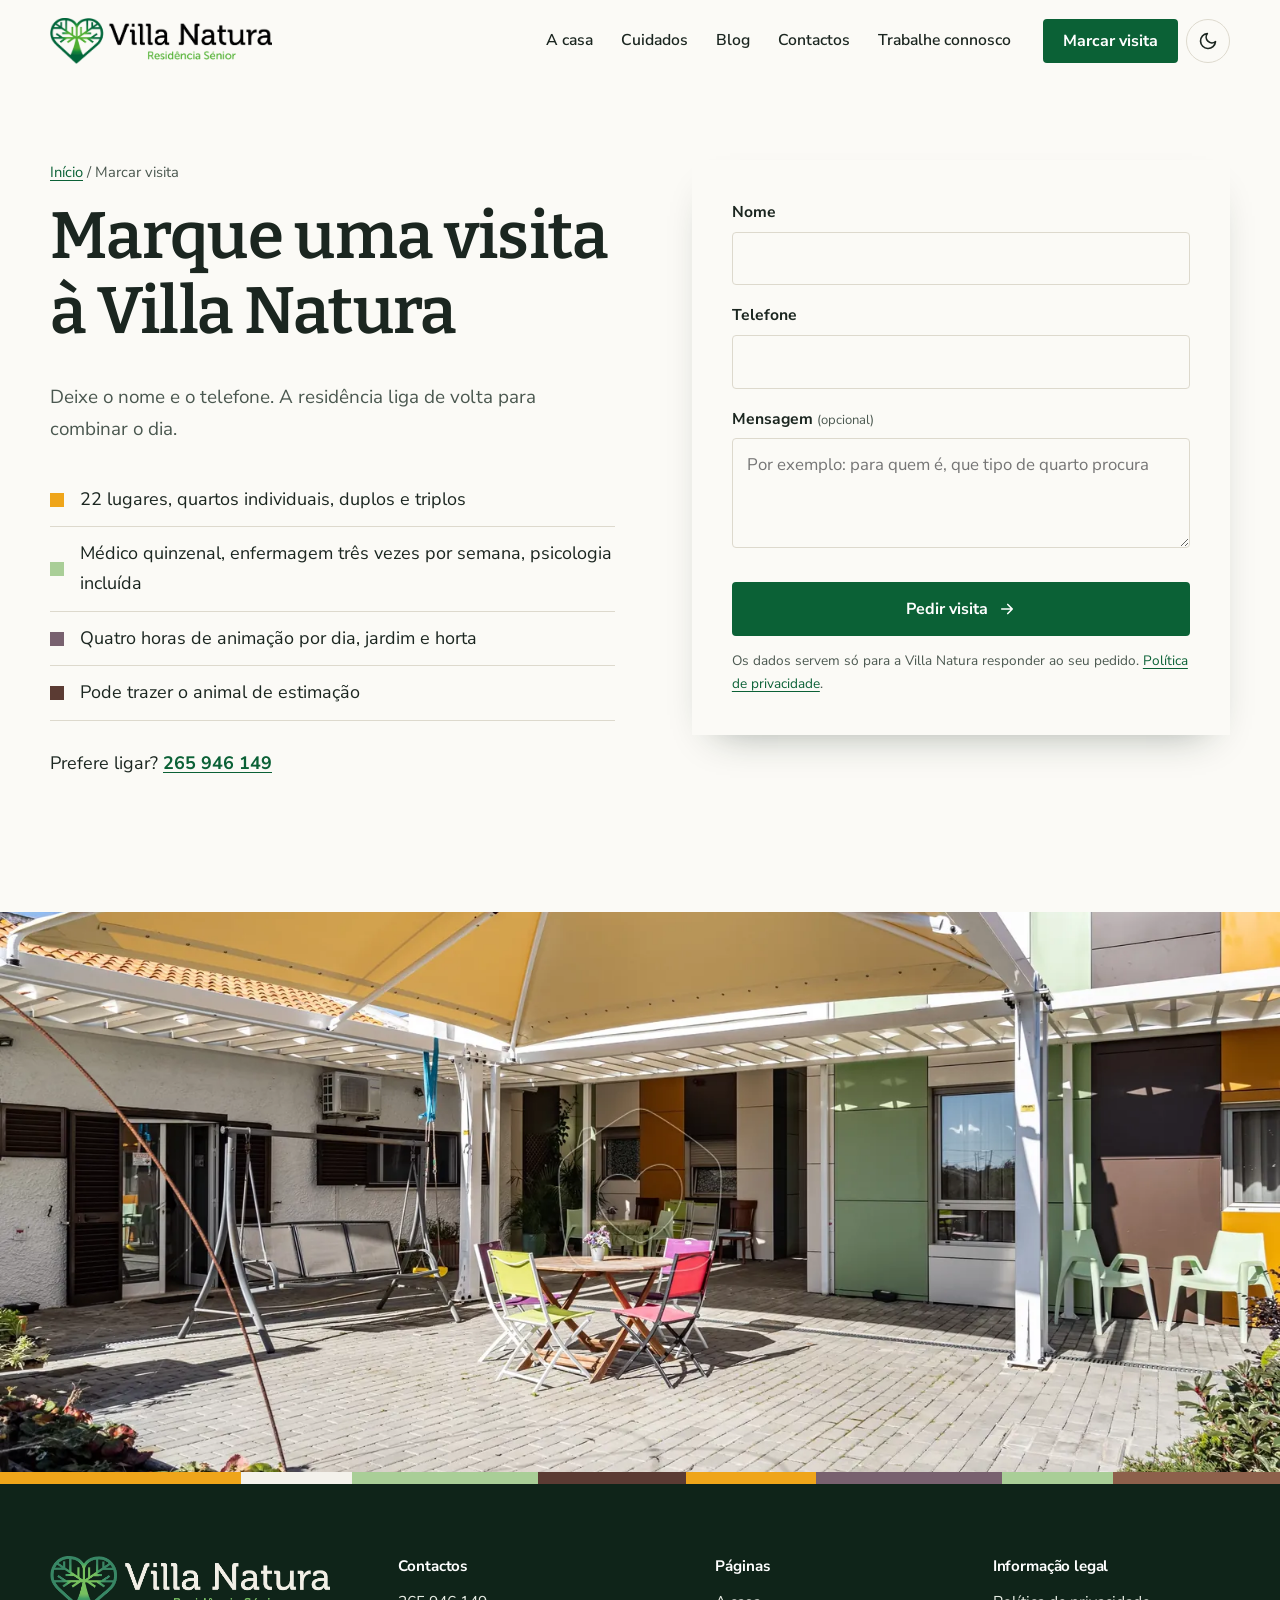
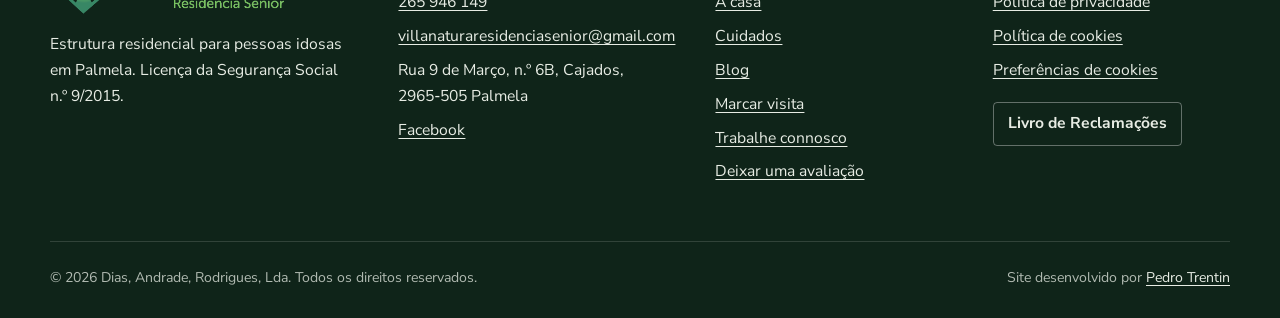
<file: visita.html>
<!doctype html>
<html lang="pt-PT" class="sem-js">
<head>
<meta charset="utf-8">
<meta name="viewport" content="width=device-width, initial-scale=1">
<title>Marcar visita | Villa Natura Residência Sénior</title>
<meta name="description" content="Marque uma visita à Villa Natura Residência Sénior, nos Cajados, Palmela.">
<link rel="canonical" href="https://villanaturaresidenciasenior.com/visita">
<meta name="theme-color" content="#0B6136">
<meta property="og:type" content="website"><meta property="og:locale" content="pt_PT"><meta property="og:site_name" content="Villa Natura Residência Sénior">
<meta property="og:title" content="Marcar visita | Villa Natura Residência Sénior"><meta property="og:description" content="Marque uma visita à Villa Natura Residência Sénior, nos Cajados, Palmela."><meta property="og:url" content="https://villanaturaresidenciasenior.com/visita"><meta property="og:image" content="https://villanaturaresidenciasenior.com/img/og.jpg">
<link rel="icon" href="/img/favicon.png" type="image/png"><link rel="apple-touch-icon" href="/img/apple-touch-icon.png">
<link rel="preload" href="/fonts/bitter-latin-600-normal.woff2" as="font" type="font/woff2" crossorigin>
<link rel="preload" href="/fonts/nunito-sans-latin-400-normal.woff2" as="font" type="font/woff2" crossorigin>
<link rel="stylesheet" href="/assets/site.css?v=1">
<script type="application/ld+json">{"@context": "https://schema.org", "@type": "LocalBusiness", "name": "Villa Natura Residência Sénior", "description": "Estrutura residencial para pessoas idosas com 22 lugares em Palmela.", "url": "https://villanaturaresidenciasenior.com/", "telephone": "+351265946149", "email": "villanaturaresidenciasenior@gmail.com", "image": "https://villanaturaresidenciasenior.com/img/exterior-fachada.webp", "logo": "https://villanaturaresidenciasenior.com/img/simbolo-512.png", "openingHours": "Mo-Su 00:00-23:59", "sameAs": ["https://www.facebook.com/villanaturaresidenciasenior/"], "address": {"@type": "PostalAddress", "streetAddress": "Rua 9 de Março, n.º 6B, Cajados", "postalCode": "2965-505", "addressLocality": "Palmela", "addressRegion": "Setúbal", "addressCountry": "PT"}}</script>
</head>
<body>
<a class="salto" href="#conteudo">Saltar para o conteúdo</a>
<header class="topo"><div class="contentor">
<a class="marca" href="/" aria-label="Villa Natura Residência Sénior, página inicial"><img class="cla" src="/img/logo.png" alt="Villa Natura Residência Sénior" width="538" height="112"><img class="esc" src="/img/logo-escuro.png" alt="" width="538" height="112"></a>
<nav class="nav" aria-label="Principal"><a href="/a-casa" data-sec="a-casa" style="--pc:var(--amarelo)">A casa</a><a href="/cuidados" data-sec="cuidados" style="--pc:var(--salva)">Cuidados</a><a href="/blog" data-sec="blog" style="--pc:var(--ameixa)">Blog</a><a href="/contactos" data-sec="contactos" style="--pc:var(--cacau)">Contactos</a><a href="/trabalhe-connosco" data-sec="trabalhe-connosco" style="--pc:var(--castanho)">Trabalhe connosco</a><a class="so-tel" href="/visita" data-sec="visita" aria-current="page" style="--pc:var(--folha)">Marcar visita</a><a class="so-tel" href="tel:+351265946149">Ligar 265 946 149</a></nav>
<div class="acoes"><a class="btn visitar" href="/visita">Marcar visita</a><button class="tema" type="button" aria-label="Mudar entre modo claro e escuro"><svg class="sol" viewBox="0 0 24 24" fill="none" stroke="currentColor" stroke-width="2" stroke-linecap="round" aria-hidden="true"><circle cx="12" cy="12" r="4"/><path d="M12 2v2M12 20v2M4.9 4.9l1.4 1.4M17.7 17.7l1.4 1.4M2 12h2M20 12h2M4.9 19.1l1.4-1.4M17.7 6.3l1.4-1.4"/></svg><svg class="lua" viewBox="0 0 24 24" fill="none" stroke="currentColor" stroke-width="2" stroke-linecap="round" stroke-linejoin="round" aria-hidden="true"><path d="M21 12.8A9 9 0 1 1 11.2 3a7 7 0 0 0 9.8 9.8z"/></svg></button><button class="menu-btn" type="button" aria-label="Abrir menu" aria-expanded="false"><span></span><span></span><span></span></button></div>
</div></header>
<main id="conteudo"><section class="secao" style="padding-top:clamp(40px,6vw,80px)"><div class="contentor dupla" style="align-items:start">
<div><p class="migalhas mini"><a href="/">Início</a> / Marcar visita</p>
<h1>Marque uma visita à Villa Natura</h1>
<p class="lead">Deixe o nome e o telefone. A residência liga de volta para combinar o dia.</p>
<ul class="lista-limpa equip" style="margin:28px 0">
<li style="--c:var(--amarelo)">22 lugares, quartos individuais, duplos e triplos</li>
<li style="--c:var(--salva)">Médico quinzenal, enfermagem três vezes por semana, psicologia incluída</li>
<li style="--c:var(--ameixa)">Quatro horas de animação por dia, jardim e horta</li>
<li style="--c:var(--cacau)">Pode trazer o animal de estimação</li>
</ul>
<p>Prefere ligar? <a href="tel:+351265946149"><strong>265 946 149</strong></a></p></div>
<div><div class="formulario">
<form name="visita-casa" method="POST" data-netlify="true" netlify-honeypot="bot-field" data-assunto="Pedido de visita pelo site">
<input type="hidden" name="form-name" value="visita-casa"><p class="oculto"><label>Não preencher <input name="bot-field" data-rotulo="x"></label></p>
<div class="campo"><label for="visita-casa-nome">Nome</label><input id="visita-casa-nome" name="nome" data-rotulo="Nome" autocomplete="name" required></div>
<div class="campo"><label for="visita-casa-tel">Telefone</label><input id="visita-casa-tel" name="telefone" data-rotulo="Telefone" type="tel" autocomplete="tel" inputmode="tel" required></div>
<div class="campo"><label for="visita-casa-msg">Mensagem <small>(opcional)</small></label><textarea id="visita-casa-msg" name="mensagem" data-rotulo="Mensagem" placeholder="Por exemplo: para quem é, que tipo de quarto procura"></textarea></div>
<button class="btn" type="submit">Pedir visita <svg viewBox="0 0 24 24" fill="none" stroke="currentColor" stroke-width="2.2" stroke-linecap="round" stroke-linejoin="round" aria-hidden="true"><path d="M5 12h14M13 6l6 6-6 6"/></svg></button>
<p class="aviso">Os dados servem só para a Villa Natura responder ao seu pedido. <a href="/privacidade">Política de privacidade</a>.</p>
</form>
<div class="ok" role="status"><h3>Pedido enviado</h3><p>Obrigado. A Villa Natura vai entrar em contacto consigo. Se preferir, ligue para <a href="tel:+351265946149">265 946 149</a>.</p></div>
</div></div>
</div></section>
<div class="banda-foto"><img src="/img/exterior-esplanada.webp" srcset="/img/exterior-esplanada-p.webp 800w, /img/exterior-esplanada.webp 1600w, /img/exterior-esplanada-g.webp 2600w" sizes="100vw" alt="Esplanada da Villa Natura" loading="lazy" decoding="async" width="1600" height="1067"></div></main>
<div class="friso" aria-hidden="true"><span style="--c:var(--amarelo);--f:1.3"></span><span style="--c:var(--branco-painel);--f:0.6"></span><span style="--c:var(--salva);--f:1"></span><span style="--c:var(--cacau);--f:0.8"></span><span style="--c:var(--amarelo);--f:0.7"></span><span style="--c:var(--ameixa);--f:1"></span><span style="--c:var(--salva);--f:0.6"></span><span style="--c:var(--castanho);--f:0.9"></span></div>
<footer class="rodape"><div class="contentor">
<div class="grelha">
<div><img class="logo-r" src="/img/logo-escuro.png" alt="Villa Natura Residência Sénior" width="538" height="112" loading="lazy">
<p>Estrutura residencial para pessoas idosas em Palmela. Licença da Segurança Social n.º 9/2015.</p></div>
<div><h3>Contactos</h3><ul>
<li><a href="tel:+351265946149">265 946 149</a></li>
<li><a href="mailto:villanaturaresidenciasenior@gmail.com">villanaturaresidenciasenior@gmail.com</a></li>
<li>Rua 9 de Março, n.º 6B, Cajados, 2965&#8209;505 Palmela</li>
<li><a href="https://www.facebook.com/villanaturaresidenciasenior/" rel="noopener" target="_blank">Facebook</a></li></ul></div>
<div><h3>Páginas</h3><ul>
<li><a href="/a-casa">A casa</a></li><li><a href="/cuidados">Cuidados</a></li><li><a href="/blog">Blog</a></li>
<li><a href="/visita">Marcar visita</a></li><li><a href="/trabalhe-connosco">Trabalhe connosco</a></li><li><a href="/avaliar">Deixar uma avaliação</a></li></ul></div>
<div><h3>Informação legal</h3><ul>
<li><a href="/privacidade">Política de privacidade</a></li>
<li><a href="/cookies">Política de cookies</a></li>
<li><a href="#" data-cookies="abrir">Preferências de cookies</a></li></ul>
<a class="livro" href="https://www.livroreclamacoes.pt/" rel="noopener" target="_blank">Livro de Reclamações</a></div>
</div>
<div class="base"><span>© 2026 Dias, Andrade, Rodrigues, Lda. Todos os direitos reservados.</span><span>Site desenvolvido por <a href="https://www.instagram.com/ph.trentin/" rel="noopener" target="_blank">Pedro Trentin</a></span></div>
</div></footer>
<a class="ligar-fixo" href="tel:+351265946149" aria-label="Ligar para a Villa Natura"><svg viewBox="0 0 24 24" fill="none" stroke="currentColor" stroke-width="2" stroke-linecap="round" stroke-linejoin="round" aria-hidden="true"><path d="M22 16.9v3a2 2 0 0 1-2.2 2 19.8 19.8 0 0 1-8.6-3.1 19.5 19.5 0 0 1-6-6A19.8 19.8 0 0 1 2.1 4.2 2 2 0 0 1 4.1 2h3a2 2 0 0 1 2 1.7c.1.9.4 1.8.7 2.7a2 2 0 0 1-.5 2.1L8 9.8a16 16 0 0 0 6 6l1.3-1.3a2 2 0 0 1 2.1-.4c.9.3 1.8.6 2.7.7a2 2 0 0 1 1.7 2z"/></svg></a>
<div class="ecra" role="dialog" aria-modal="true" aria-label="Fotografia em ecrã inteiro"><button class="fechar" type="button" aria-label="Fechar"><svg viewBox="0 0 24 24" fill="none" stroke="currentColor" stroke-width="2.2" stroke-linecap="round" aria-hidden="true"><path d="M18 6 6 18M6 6l12 12"/></svg></button><button class="ant" type="button" aria-label="Anterior"><svg viewBox="0 0 24 24" fill="none" stroke="currentColor" stroke-width="2.2" stroke-linecap="round" stroke-linejoin="round" aria-hidden="true"><path d="m15 18-6-6 6-6"/></svg></button><img alt=""><p></p><button class="seg" type="button" aria-label="Seguinte"><svg viewBox="0 0 24 24" fill="none" stroke="currentColor" stroke-width="2.2" stroke-linecap="round" stroke-linejoin="round" aria-hidden="true"><path d="m9 18 6-6-6-6"/></svg></button></div>
<div class="cookies" role="dialog" aria-label="Cookies"><p>Este site só guarda o essencial no seu navegador. O mapa do Google, se o aceitar, usa cookies do Google. <a href="/cookies">Saber mais</a></p><div class="botoes"><button class="btn" type="button" data-cookies="todos">Aceitar</button><button class="btn contorno" type="button" data-cookies="essencial">Só o essencial</button></div></div>
<script src="/assets/site.js?v=1" defer></script>
</body>
</html>
</file>
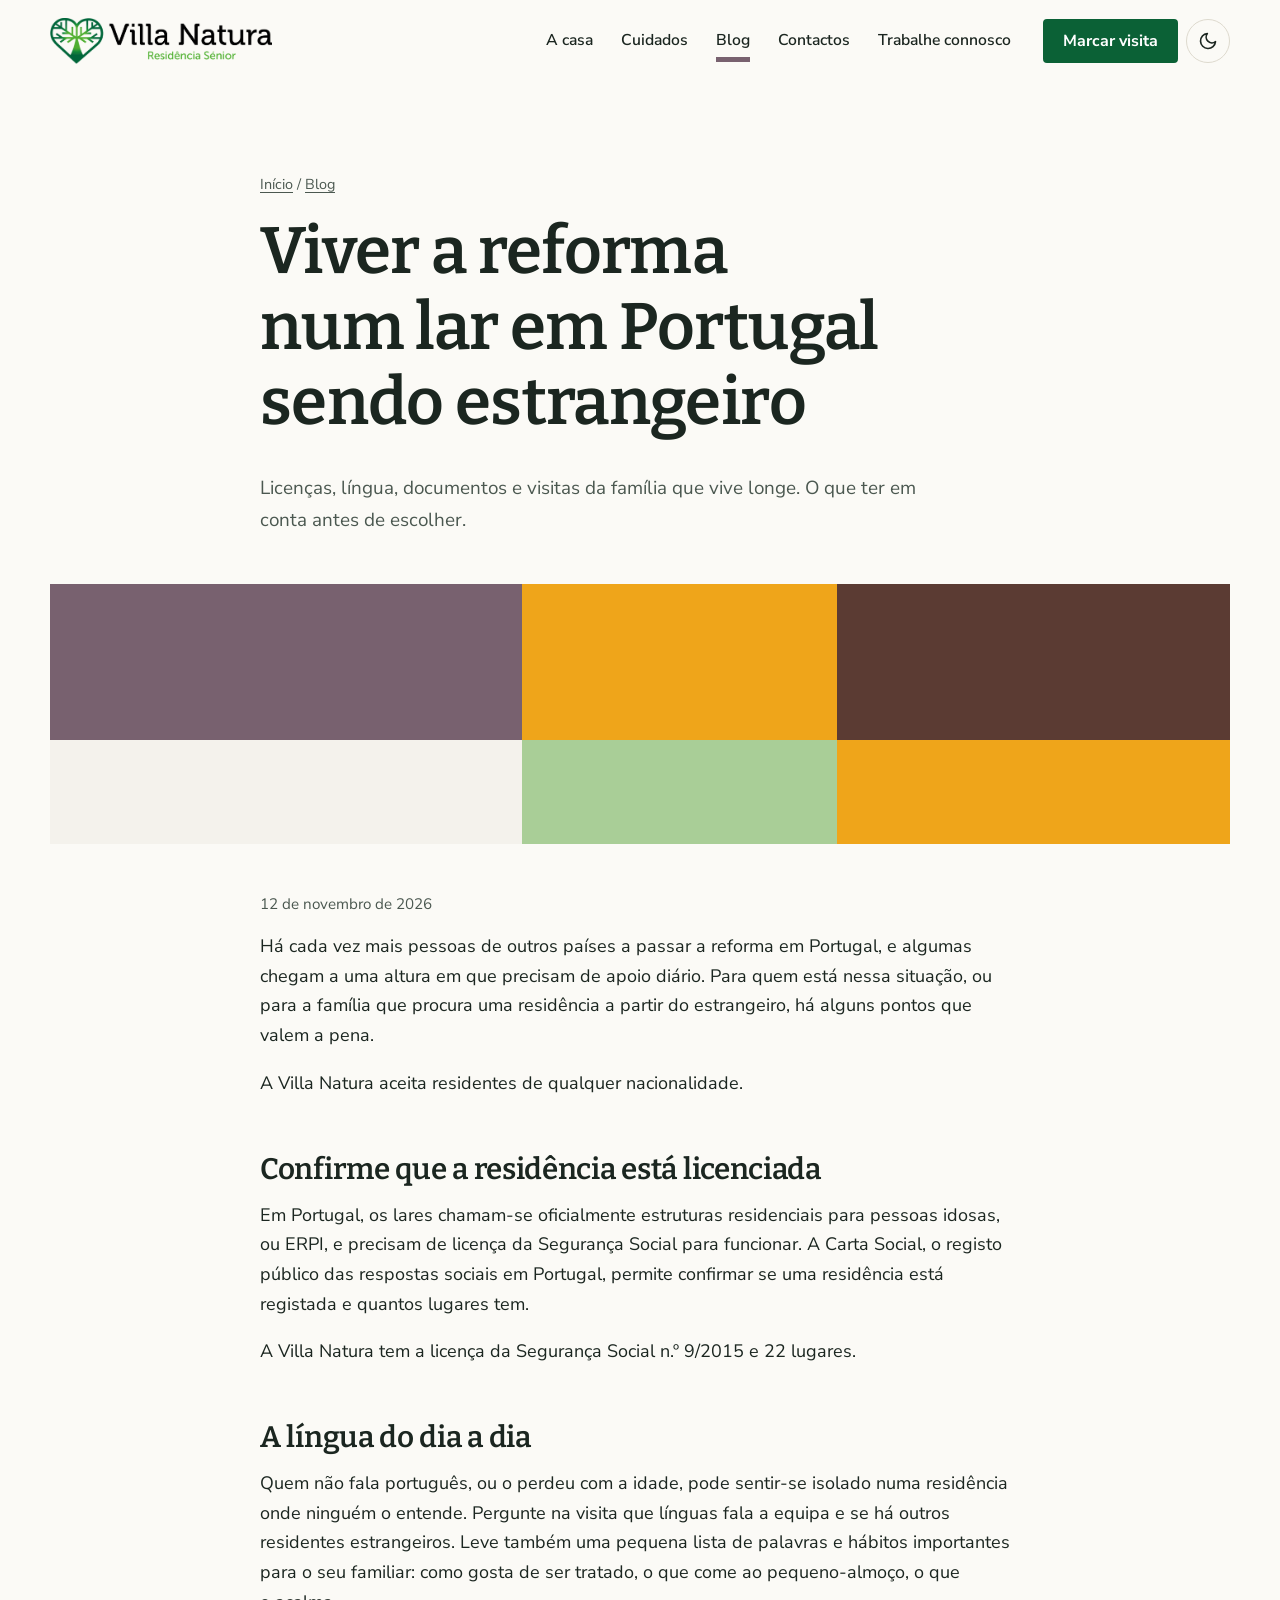
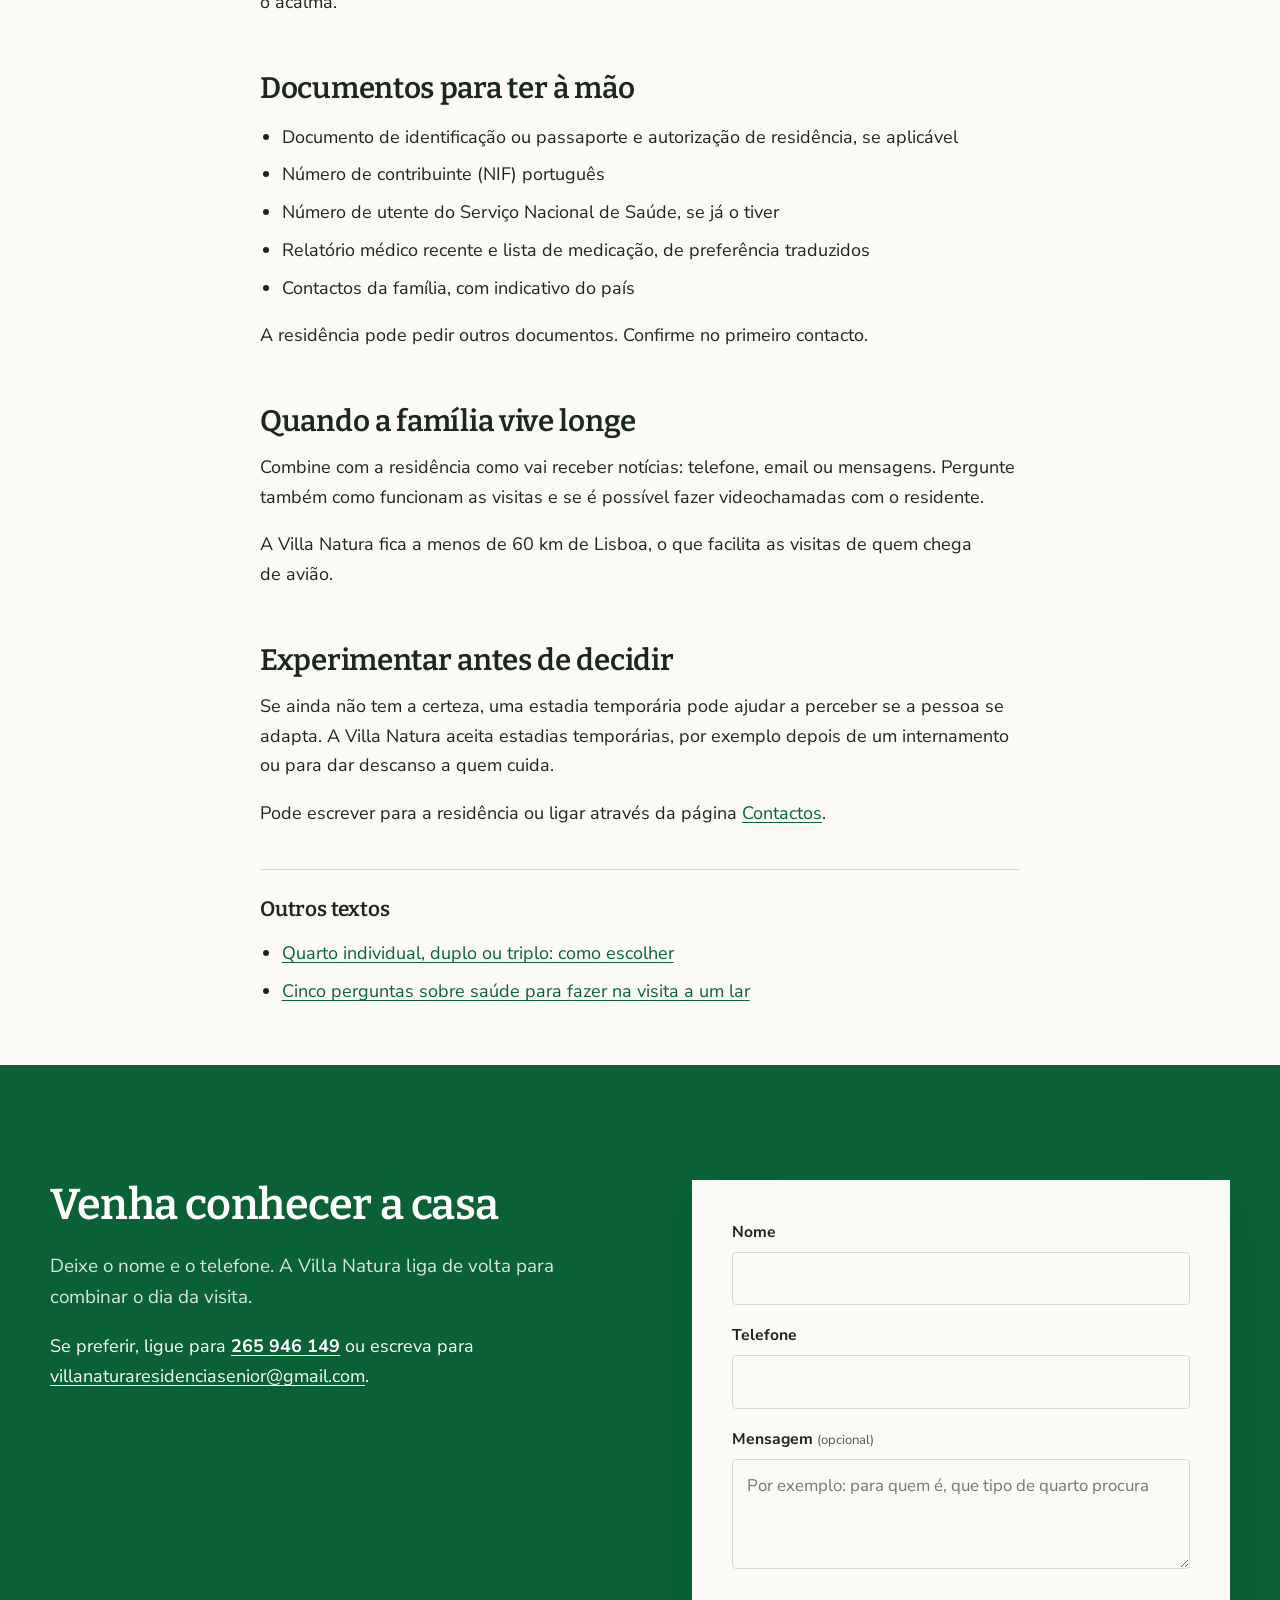
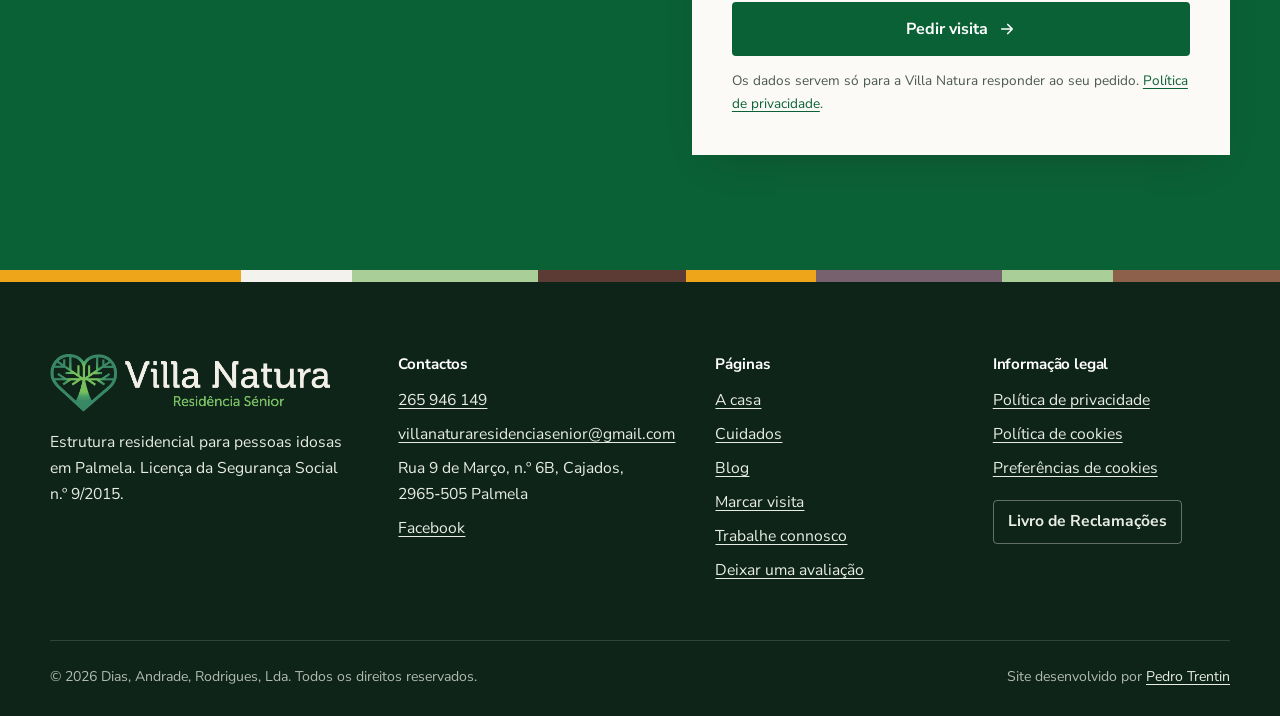
<file: blog/estrangeiros-lar-em-portugal.html>
<!doctype html>
<html lang="pt-PT" class="sem-js">
<head>
<meta charset="utf-8">
<meta name="viewport" content="width=device-width, initial-scale=1">
<title>Viver a reforma num lar em Portugal sendo estrangeiro | Villa Natura</title>
<meta name="description" content="Licenças, língua, documentos e visitas da família que vive longe. O que ter em conta antes de escolher.">
<link rel="canonical" href="https://villanaturaresidenciasenior.com/blog/estrangeiros-lar-em-portugal">
<meta name="theme-color" content="#0B6136">
<meta property="og:type" content="website"><meta property="og:locale" content="pt_PT"><meta property="og:site_name" content="Villa Natura Residência Sénior">
<meta property="og:title" content="Viver a reforma num lar em Portugal sendo estrangeiro | Villa Natura"><meta property="og:description" content="Licenças, língua, documentos e visitas da família que vive longe. O que ter em conta antes de escolher."><meta property="og:url" content="https://villanaturaresidenciasenior.com/blog/estrangeiros-lar-em-portugal"><meta property="og:image" content="https://villanaturaresidenciasenior.com/img/og.jpg">
<link rel="icon" href="/img/favicon.png" type="image/png"><link rel="apple-touch-icon" href="/img/apple-touch-icon.png">
<link rel="preload" href="/fonts/bitter-latin-600-normal.woff2" as="font" type="font/woff2" crossorigin>
<link rel="preload" href="/fonts/nunito-sans-latin-400-normal.woff2" as="font" type="font/woff2" crossorigin>
<link rel="stylesheet" href="/assets/site.css?v=1">
<script type="application/ld+json">{"@context": "https://schema.org", "@type": "LocalBusiness", "name": "Villa Natura Residência Sénior", "description": "Estrutura residencial para pessoas idosas com 22 lugares em Palmela.", "url": "https://villanaturaresidenciasenior.com/", "telephone": "+351265946149", "email": "villanaturaresidenciasenior@gmail.com", "image": "https://villanaturaresidenciasenior.com/img/exterior-fachada.webp", "logo": "https://villanaturaresidenciasenior.com/img/simbolo-512.png", "openingHours": "Mo-Su 00:00-23:59", "sameAs": ["https://www.facebook.com/villanaturaresidenciasenior/"], "address": {"@type": "PostalAddress", "streetAddress": "Rua 9 de Março, n.º 6B, Cajados", "postalCode": "2965-505", "addressLocality": "Palmela", "addressRegion": "Setúbal", "addressCountry": "PT"}}</script>
</head>
<body>
<a class="salto" href="#conteudo">Saltar para o conteúdo</a>
<header class="topo"><div class="contentor">
<a class="marca" href="/" aria-label="Villa Natura Residência Sénior, página inicial"><img class="cla" src="/img/logo.png" alt="Villa Natura Residência Sénior" width="538" height="112"><img class="esc" src="/img/logo-escuro.png" alt="" width="538" height="112"></a>
<nav class="nav" aria-label="Principal"><a href="/a-casa" data-sec="a-casa" style="--pc:var(--amarelo)">A casa</a><a href="/cuidados" data-sec="cuidados" style="--pc:var(--salva)">Cuidados</a><a href="/blog" data-sec="blog" aria-current="page" style="--pc:var(--ameixa)">Blog</a><a href="/contactos" data-sec="contactos" style="--pc:var(--cacau)">Contactos</a><a href="/trabalhe-connosco" data-sec="trabalhe-connosco" style="--pc:var(--castanho)">Trabalhe connosco</a><a class="so-tel" href="/visita" data-sec="visita" style="--pc:var(--folha)">Marcar visita</a><a class="so-tel" href="tel:+351265946149">Ligar 265 946 149</a></nav>
<div class="acoes"><a class="btn visitar" href="/visita">Marcar visita</a><button class="tema" type="button" aria-label="Mudar entre modo claro e escuro"><svg class="sol" viewBox="0 0 24 24" fill="none" stroke="currentColor" stroke-width="2" stroke-linecap="round" aria-hidden="true"><circle cx="12" cy="12" r="4"/><path d="M12 2v2M12 20v2M4.9 4.9l1.4 1.4M17.7 17.7l1.4 1.4M2 12h2M20 12h2M4.9 19.1l1.4-1.4M17.7 6.3l1.4-1.4"/></svg><svg class="lua" viewBox="0 0 24 24" fill="none" stroke="currentColor" stroke-width="2" stroke-linecap="round" stroke-linejoin="round" aria-hidden="true"><path d="M21 12.8A9 9 0 1 1 11.2 3a7 7 0 0 0 9.8 9.8z"/></svg></button><button class="menu-btn" type="button" aria-label="Abrir menu" aria-expanded="false"><span></span><span></span><span></span></button></div>
</div></header>
<main id="conteudo"><section class="cabeca"><div class="estreito"><p class="migalhas"><a href="/">Início</a> / <a href="/blog">Blog</a></p><h1>Viver a reforma num lar em Portugal sendo estrangeiro</h1><p class="lead">Licenças, língua, documentos e visitas da família que vive longe. O que ter em conta antes de escolher.</p></div></section>
<div class="contentor"><div class="capa grande" style="--cols:1.2fr .8fr 1fr" aria-hidden="true"><i style="--c:var(--ameixa)"></i><i style="--c:var(--amarelo)"></i><i style="--c:var(--cacau)"></i><i style="--c:var(--branco-painel)"></i><i style="--c:var(--salva)"></i><i style="--c:var(--amarelo)"></i></div></div>
<article class="secao artigo" style="padding-top:48px"><div class="estreito">
<p class="data">12 de novembro de 2026</p>

<p>Há cada vez mais pessoas de outros países a passar a reforma em Portugal, e algumas chegam a uma altura em que precisam de apoio diário. Para quem está nessa situação, ou para a família que procura uma residência a partir do estrangeiro, há alguns pontos que valem a pena.</p>
<p>A Villa Natura aceita residentes de qualquer nacionalidade.</p>

<h2>Confirme que a residência está licenciada</h2>
<p>Em Portugal, os lares chamam-se oficialmente estruturas residenciais para pessoas idosas, ou ERPI, e precisam de licença da Segurança Social para funcionar. A Carta Social, o registo público das respostas sociais em Portugal, permite confirmar se uma residência está registada e quantos lugares tem.</p>
<p>A Villa Natura tem a licença da Segurança Social n.º 9/2015 e 22 lugares.</p>

<h2>A língua do dia a dia</h2>
<p>Quem não fala português, ou o perdeu com a idade, pode sentir-se isolado numa residência onde ninguém o entende. Pergunte na visita que línguas fala a equipa e se há outros residentes estrangeiros. Leve também uma pequena lista de palavras e hábitos importantes para o seu familiar: como gosta de ser tratado, o que come ao pequeno-almoço, o que o acalma.</p>

<h2>Documentos para ter à mão</h2>
<ul>
<li>Documento de identificação ou passaporte e autorização de residência, se aplicável</li>
<li>Número de contribuinte (NIF) português</li>
<li>Número de utente do Serviço Nacional de Saúde, se já o tiver</li>
<li>Relatório médico recente e lista de medicação, de preferência traduzidos</li>
<li>Contactos da família, com indicativo do país</li>
</ul>
<p>A residência pode pedir outros documentos. Confirme no primeiro contacto.</p>

<h2>Quando a família vive longe</h2>
<p>Combine com a residência como vai receber notícias: telefone, email ou mensagens. Pergunte também como funcionam as visitas e se é possível fazer videochamadas com o residente.</p>
<p>A Villa Natura fica a menos de 60 km de Lisboa, o que facilita as visitas de quem chega de avião.</p>

<h2>Experimentar antes de decidir</h2>
<p>Se ainda não tem a certeza, uma estadia temporária pode ajudar a perceber se a pessoa se adapta. A Villa Natura aceita estadias temporárias, por exemplo depois de um internamento ou para dar descanso a quem cuida.</p>

<p>Pode escrever para a residência ou ligar através da página <a href="/contactos">Contactos</a>.</p>

<div class="fim-artigo"><h3>Outros textos</h3><ul><li><a href="/blog/quarto-individual-duplo-ou-triplo">Quarto individual, duplo ou triplo: como escolher</a></li><li><a href="/blog/perguntas-de-saude-na-visita">Cinco perguntas sobre saúde para fazer na visita a um lar</a></li></ul></div>
</div></article>
<section class="secao chamada" id="marcar"><div class="contentor dupla">
<div class="revela"><h2>Venha conhecer a casa</h2><p class="lead">Deixe o nome e o telefone. A Villa Natura liga de volta para combinar o dia da visita.</p><p>Se preferir, ligue para <a href="tel:+351265946149"><strong>265 946 149</strong></a> ou escreva para <a href="mailto:villanaturaresidenciasenior@gmail.com">villanaturaresidenciasenior@gmail.com</a>.</p></div>
<div class="revela"><div class="formulario">
<form name="visita-blog" method="POST" data-netlify="true" netlify-honeypot="bot-field" data-assunto="Pedido de visita pelo site">
<input type="hidden" name="form-name" value="visita-blog"><p class="oculto"><label>Não preencher <input name="bot-field" data-rotulo="x"></label></p>
<div class="campo"><label for="visita-blog-nome">Nome</label><input id="visita-blog-nome" name="nome" data-rotulo="Nome" autocomplete="name" required></div>
<div class="campo"><label for="visita-blog-tel">Telefone</label><input id="visita-blog-tel" name="telefone" data-rotulo="Telefone" type="tel" autocomplete="tel" inputmode="tel" required></div>
<div class="campo"><label for="visita-blog-msg">Mensagem <small>(opcional)</small></label><textarea id="visita-blog-msg" name="mensagem" data-rotulo="Mensagem" placeholder="Por exemplo: para quem é, que tipo de quarto procura"></textarea></div>
<button class="btn" type="submit">Pedir visita <svg viewBox="0 0 24 24" fill="none" stroke="currentColor" stroke-width="2.2" stroke-linecap="round" stroke-linejoin="round" aria-hidden="true"><path d="M5 12h14M13 6l6 6-6 6"/></svg></button>
<p class="aviso">Os dados servem só para a Villa Natura responder ao seu pedido. <a href="/privacidade">Política de privacidade</a>.</p>
</form>
<div class="ok" role="status"><h3>Pedido enviado</h3><p>Obrigado. A Villa Natura vai entrar em contacto consigo. Se preferir, ligue para <a href="tel:+351265946149">265 946 149</a>.</p></div>
</div></div>
</div></section></main>
<div class="friso" aria-hidden="true"><span style="--c:var(--amarelo);--f:1.3"></span><span style="--c:var(--branco-painel);--f:0.6"></span><span style="--c:var(--salva);--f:1"></span><span style="--c:var(--cacau);--f:0.8"></span><span style="--c:var(--amarelo);--f:0.7"></span><span style="--c:var(--ameixa);--f:1"></span><span style="--c:var(--salva);--f:0.6"></span><span style="--c:var(--castanho);--f:0.9"></span></div>
<footer class="rodape"><div class="contentor">
<div class="grelha">
<div><img class="logo-r" src="/img/logo-escuro.png" alt="Villa Natura Residência Sénior" width="538" height="112" loading="lazy">
<p>Estrutura residencial para pessoas idosas em Palmela. Licença da Segurança Social n.º 9/2015.</p></div>
<div><h3>Contactos</h3><ul>
<li><a href="tel:+351265946149">265 946 149</a></li>
<li><a href="mailto:villanaturaresidenciasenior@gmail.com">villanaturaresidenciasenior@gmail.com</a></li>
<li>Rua 9 de Março, n.º 6B, Cajados, 2965&#8209;505 Palmela</li>
<li><a href="https://www.facebook.com/villanaturaresidenciasenior/" rel="noopener" target="_blank">Facebook</a></li></ul></div>
<div><h3>Páginas</h3><ul>
<li><a href="/a-casa">A casa</a></li><li><a href="/cuidados">Cuidados</a></li><li><a href="/blog">Blog</a></li>
<li><a href="/visita">Marcar visita</a></li><li><a href="/trabalhe-connosco">Trabalhe connosco</a></li><li><a href="/avaliar">Deixar uma avaliação</a></li></ul></div>
<div><h3>Informação legal</h3><ul>
<li><a href="/privacidade">Política de privacidade</a></li>
<li><a href="/cookies">Política de cookies</a></li>
<li><a href="#" data-cookies="abrir">Preferências de cookies</a></li></ul>
<a class="livro" href="https://www.livroreclamacoes.pt/" rel="noopener" target="_blank">Livro de Reclamações</a></div>
</div>
<div class="base"><span>© 2026 Dias, Andrade, Rodrigues, Lda. Todos os direitos reservados.</span><span>Site desenvolvido por <a href="https://www.instagram.com/ph.trentin/" rel="noopener" target="_blank">Pedro Trentin</a></span></div>
</div></footer>
<a class="ligar-fixo" href="tel:+351265946149" aria-label="Ligar para a Villa Natura"><svg viewBox="0 0 24 24" fill="none" stroke="currentColor" stroke-width="2" stroke-linecap="round" stroke-linejoin="round" aria-hidden="true"><path d="M22 16.9v3a2 2 0 0 1-2.2 2 19.8 19.8 0 0 1-8.6-3.1 19.5 19.5 0 0 1-6-6A19.8 19.8 0 0 1 2.1 4.2 2 2 0 0 1 4.1 2h3a2 2 0 0 1 2 1.7c.1.9.4 1.8.7 2.7a2 2 0 0 1-.5 2.1L8 9.8a16 16 0 0 0 6 6l1.3-1.3a2 2 0 0 1 2.1-.4c.9.3 1.8.6 2.7.7a2 2 0 0 1 1.7 2z"/></svg></a>
<div class="ecra" role="dialog" aria-modal="true" aria-label="Fotografia em ecrã inteiro"><button class="fechar" type="button" aria-label="Fechar"><svg viewBox="0 0 24 24" fill="none" stroke="currentColor" stroke-width="2.2" stroke-linecap="round" aria-hidden="true"><path d="M18 6 6 18M6 6l12 12"/></svg></button><button class="ant" type="button" aria-label="Anterior"><svg viewBox="0 0 24 24" fill="none" stroke="currentColor" stroke-width="2.2" stroke-linecap="round" stroke-linejoin="round" aria-hidden="true"><path d="m15 18-6-6 6-6"/></svg></button><img alt=""><p></p><button class="seg" type="button" aria-label="Seguinte"><svg viewBox="0 0 24 24" fill="none" stroke="currentColor" stroke-width="2.2" stroke-linecap="round" stroke-linejoin="round" aria-hidden="true"><path d="m9 18 6-6-6-6"/></svg></button></div>
<div class="cookies" role="dialog" aria-label="Cookies"><p>Este site só guarda o essencial no seu navegador. O mapa do Google, se o aceitar, usa cookies do Google. <a href="/cookies">Saber mais</a></p><div class="botoes"><button class="btn" type="button" data-cookies="todos">Aceitar</button><button class="btn contorno" type="button" data-cookies="essencial">Só o essencial</button></div></div>
<script src="/assets/site.js?v=1" defer></script>
</body>
</html>
</file>
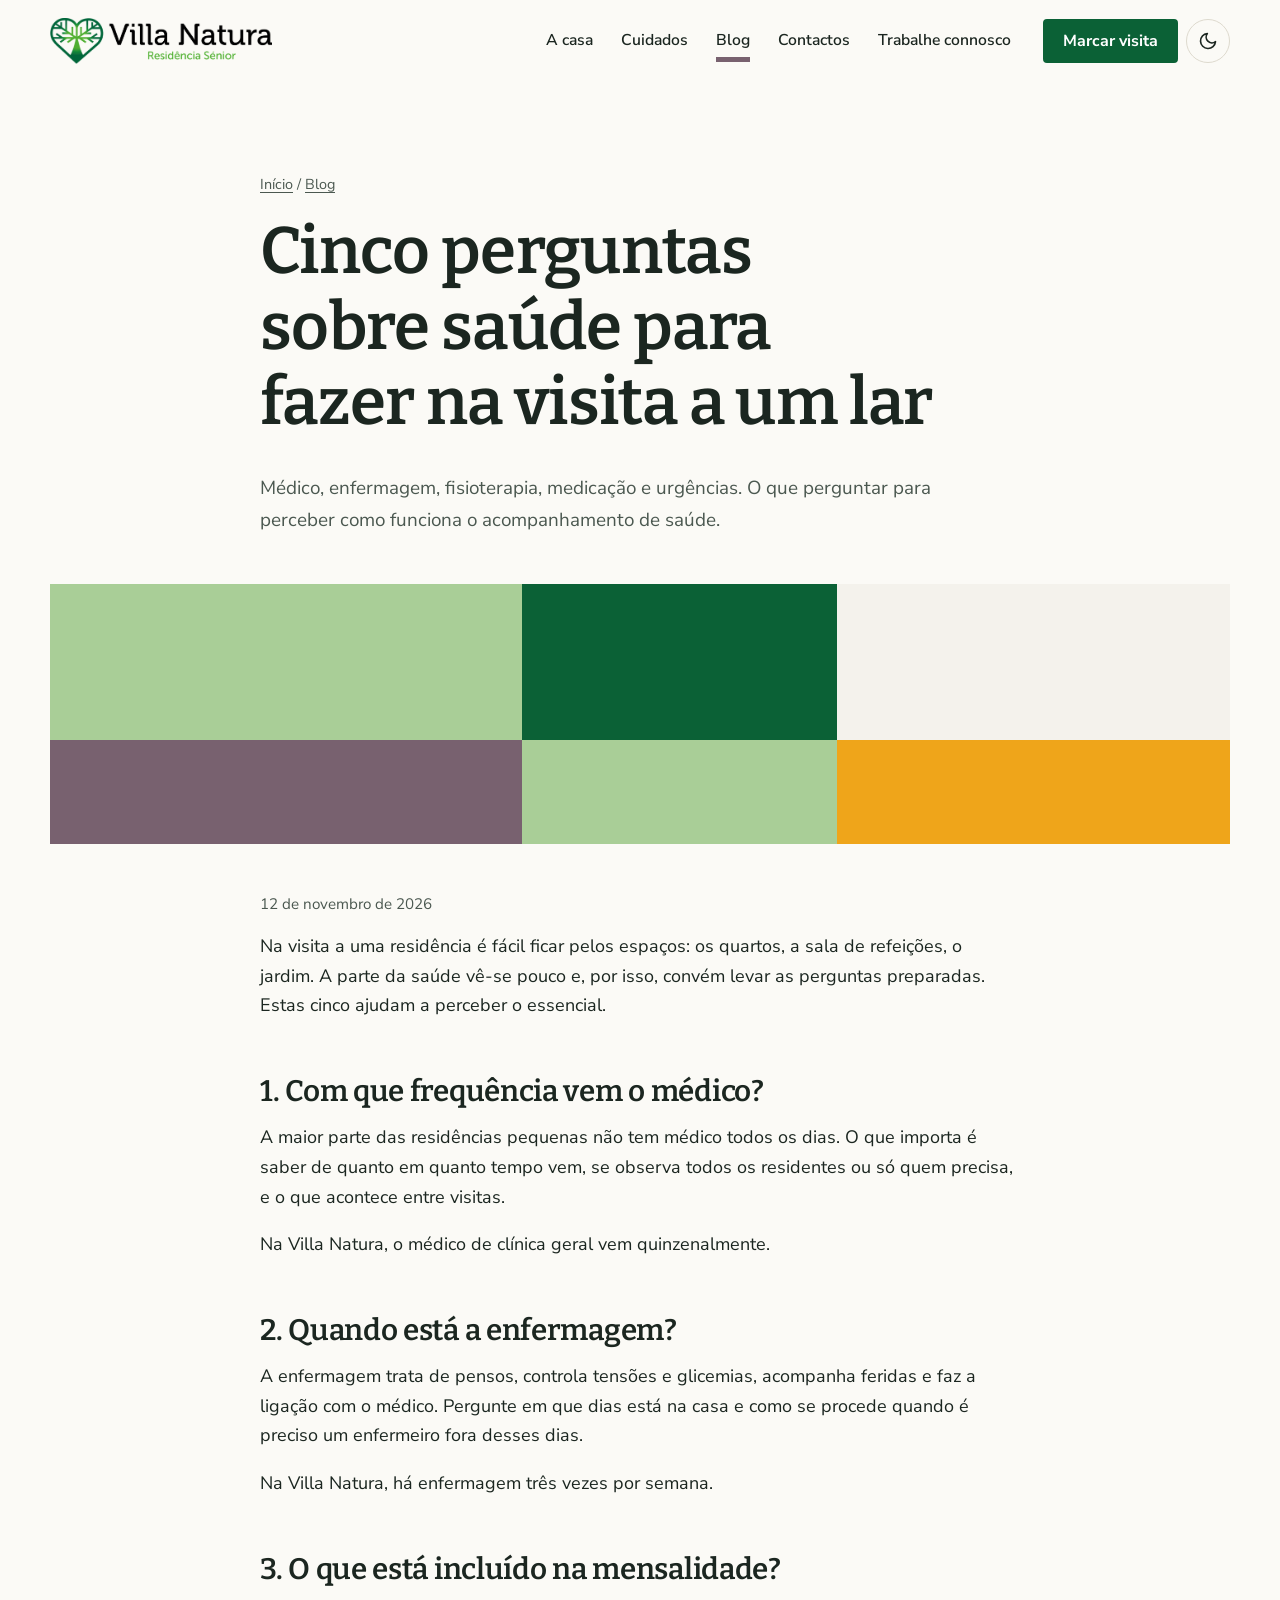
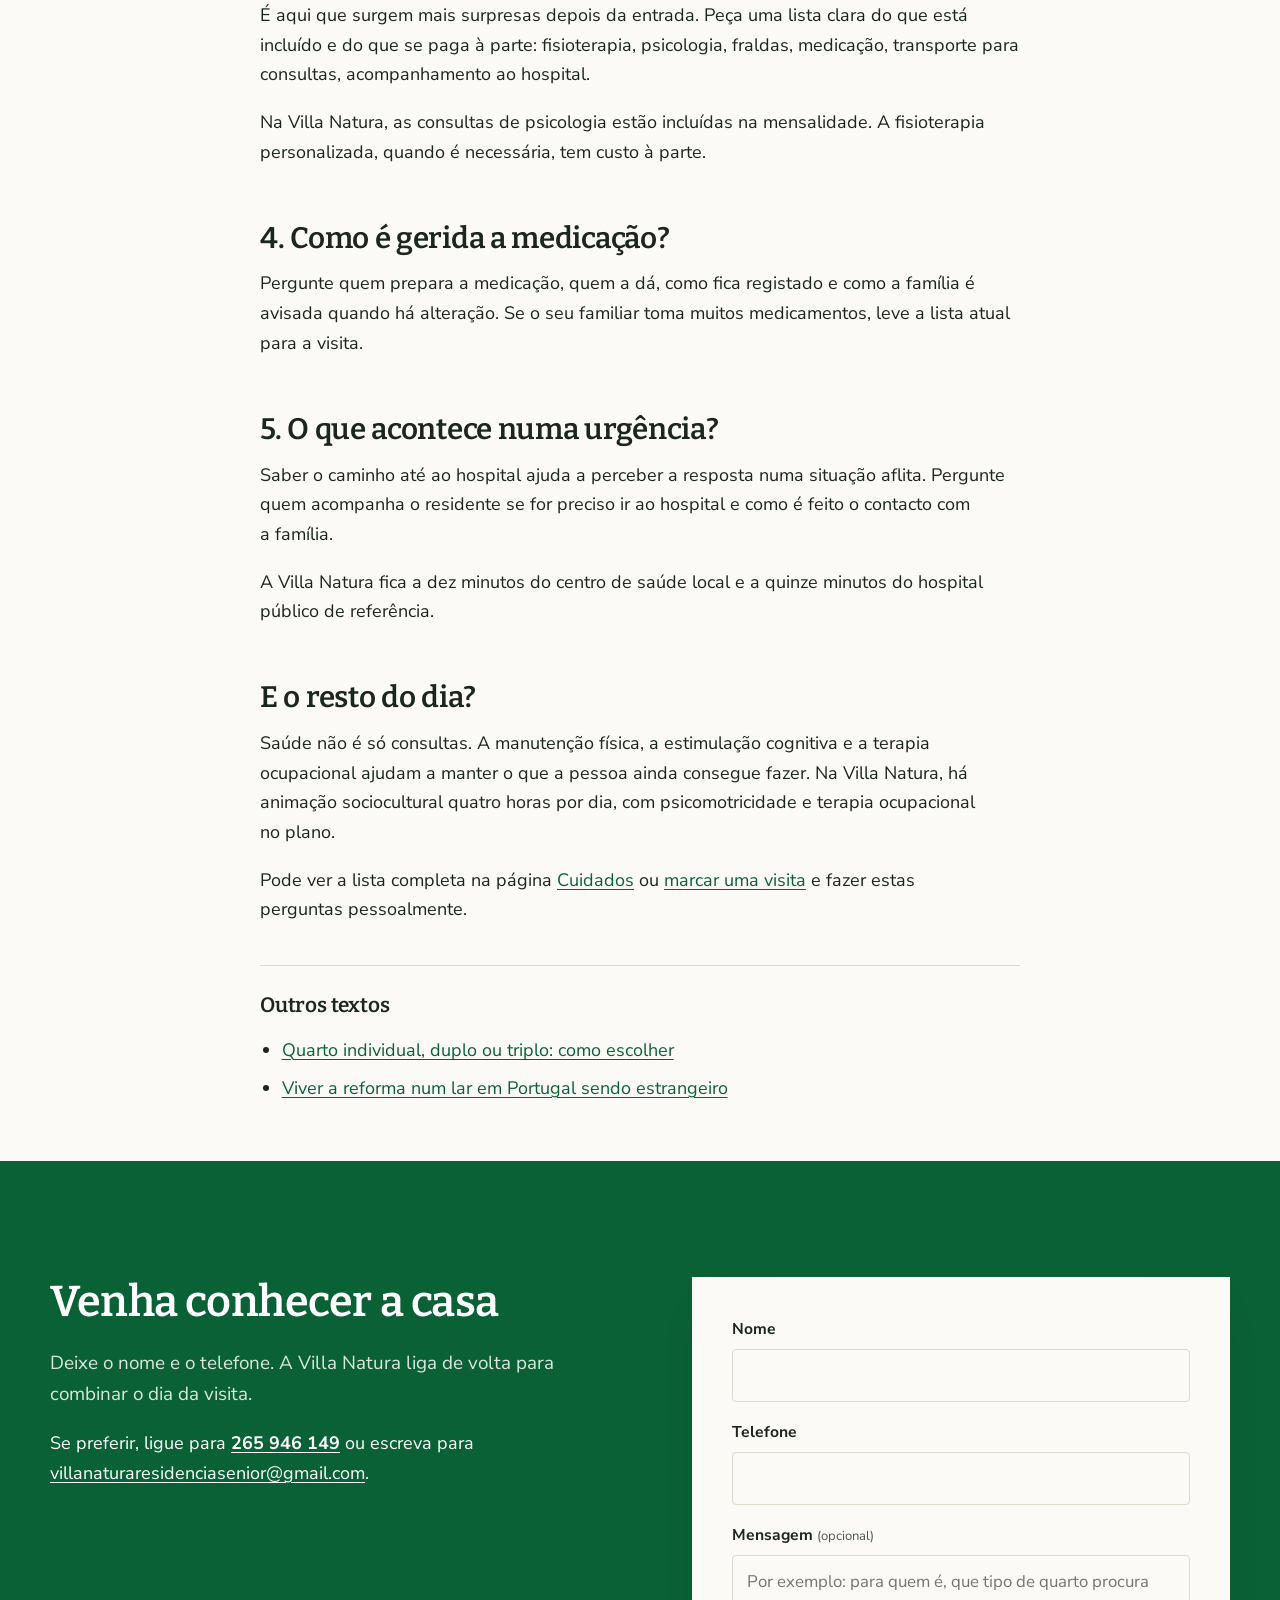
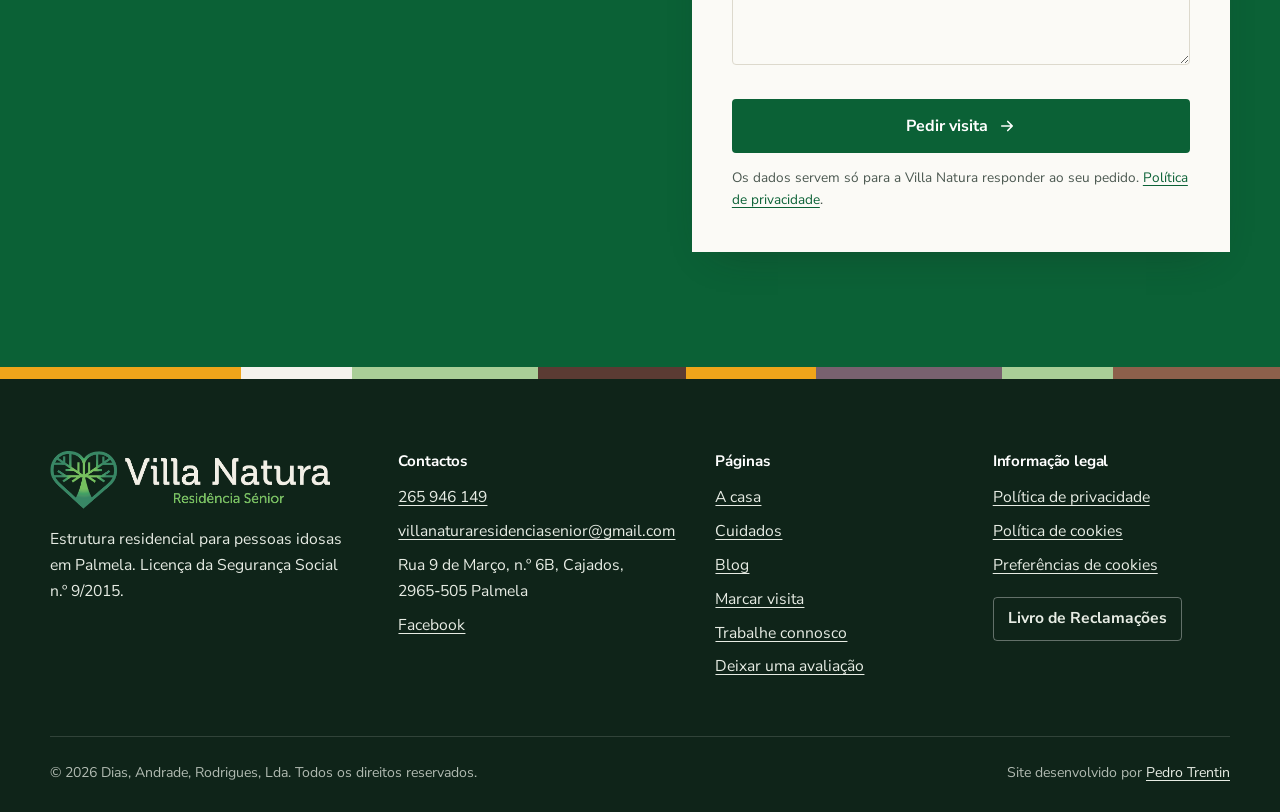
<file: blog/perguntas-de-saude-na-visita.html>
<!doctype html>
<html lang="pt-PT" class="sem-js">
<head>
<meta charset="utf-8">
<meta name="viewport" content="width=device-width, initial-scale=1">
<title>Cinco perguntas sobre saúde para fazer na visita a um lar | Villa Natura</title>
<meta name="description" content="Médico, enfermagem, fisioterapia, medicação e urgências. O que perguntar para perceber como funciona o acompanhamento de saúde.">
<link rel="canonical" href="https://villanaturaresidenciasenior.com/blog/perguntas-de-saude-na-visita">
<meta name="theme-color" content="#0B6136">
<meta property="og:type" content="website"><meta property="og:locale" content="pt_PT"><meta property="og:site_name" content="Villa Natura Residência Sénior">
<meta property="og:title" content="Cinco perguntas sobre saúde para fazer na visita a um lar | Villa Natura"><meta property="og:description" content="Médico, enfermagem, fisioterapia, medicação e urgências. O que perguntar para perceber como funciona o acompanhamento de saúde."><meta property="og:url" content="https://villanaturaresidenciasenior.com/blog/perguntas-de-saude-na-visita"><meta property="og:image" content="https://villanaturaresidenciasenior.com/img/og.jpg">
<link rel="icon" href="/img/favicon.png" type="image/png"><link rel="apple-touch-icon" href="/img/apple-touch-icon.png">
<link rel="preload" href="/fonts/bitter-latin-600-normal.woff2" as="font" type="font/woff2" crossorigin>
<link rel="preload" href="/fonts/nunito-sans-latin-400-normal.woff2" as="font" type="font/woff2" crossorigin>
<link rel="stylesheet" href="/assets/site.css?v=1">
<script type="application/ld+json">{"@context": "https://schema.org", "@type": "LocalBusiness", "name": "Villa Natura Residência Sénior", "description": "Estrutura residencial para pessoas idosas com 22 lugares em Palmela.", "url": "https://villanaturaresidenciasenior.com/", "telephone": "+351265946149", "email": "villanaturaresidenciasenior@gmail.com", "image": "https://villanaturaresidenciasenior.com/img/exterior-fachada.webp", "logo": "https://villanaturaresidenciasenior.com/img/simbolo-512.png", "openingHours": "Mo-Su 00:00-23:59", "sameAs": ["https://www.facebook.com/villanaturaresidenciasenior/"], "address": {"@type": "PostalAddress", "streetAddress": "Rua 9 de Março, n.º 6B, Cajados", "postalCode": "2965-505", "addressLocality": "Palmela", "addressRegion": "Setúbal", "addressCountry": "PT"}}</script>
</head>
<body>
<a class="salto" href="#conteudo">Saltar para o conteúdo</a>
<header class="topo"><div class="contentor">
<a class="marca" href="/" aria-label="Villa Natura Residência Sénior, página inicial"><img class="cla" src="/img/logo.png" alt="Villa Natura Residência Sénior" width="538" height="112"><img class="esc" src="/img/logo-escuro.png" alt="" width="538" height="112"></a>
<nav class="nav" aria-label="Principal"><a href="/a-casa" data-sec="a-casa" style="--pc:var(--amarelo)">A casa</a><a href="/cuidados" data-sec="cuidados" style="--pc:var(--salva)">Cuidados</a><a href="/blog" data-sec="blog" aria-current="page" style="--pc:var(--ameixa)">Blog</a><a href="/contactos" data-sec="contactos" style="--pc:var(--cacau)">Contactos</a><a href="/trabalhe-connosco" data-sec="trabalhe-connosco" style="--pc:var(--castanho)">Trabalhe connosco</a><a class="so-tel" href="/visita" data-sec="visita" style="--pc:var(--folha)">Marcar visita</a><a class="so-tel" href="tel:+351265946149">Ligar 265 946 149</a></nav>
<div class="acoes"><a class="btn visitar" href="/visita">Marcar visita</a><button class="tema" type="button" aria-label="Mudar entre modo claro e escuro"><svg class="sol" viewBox="0 0 24 24" fill="none" stroke="currentColor" stroke-width="2" stroke-linecap="round" aria-hidden="true"><circle cx="12" cy="12" r="4"/><path d="M12 2v2M12 20v2M4.9 4.9l1.4 1.4M17.7 17.7l1.4 1.4M2 12h2M20 12h2M4.9 19.1l1.4-1.4M17.7 6.3l1.4-1.4"/></svg><svg class="lua" viewBox="0 0 24 24" fill="none" stroke="currentColor" stroke-width="2" stroke-linecap="round" stroke-linejoin="round" aria-hidden="true"><path d="M21 12.8A9 9 0 1 1 11.2 3a7 7 0 0 0 9.8 9.8z"/></svg></button><button class="menu-btn" type="button" aria-label="Abrir menu" aria-expanded="false"><span></span><span></span><span></span></button></div>
</div></header>
<main id="conteudo"><section class="cabeca"><div class="estreito"><p class="migalhas"><a href="/">Início</a> / <a href="/blog">Blog</a></p><h1>Cinco perguntas sobre saúde para fazer na visita a um lar</h1><p class="lead">Médico, enfermagem, fisioterapia, medicação e urgências. O que perguntar para perceber como funciona o acompanhamento de saúde.</p></div></section>
<div class="contentor"><div class="capa grande" style="--cols:1.2fr .8fr 1fr" aria-hidden="true"><i style="--c:var(--salva)"></i><i style="--c:var(--verde)"></i><i style="--c:var(--branco-painel)"></i><i style="--c:var(--ameixa)"></i><i style="--c:var(--salva)"></i><i style="--c:var(--amarelo)"></i></div></div>
<article class="secao artigo" style="padding-top:48px"><div class="estreito">
<p class="data">12 de novembro de 2026</p>

<p>Na visita a uma residência é fácil ficar pelos espaços: os quartos, a sala de refeições, o jardim. A parte da saúde vê-se pouco e, por isso, convém levar as perguntas preparadas. Estas cinco ajudam a perceber o essencial.</p>

<h2>1. Com que frequência vem o médico?</h2>
<p>A maior parte das residências pequenas não tem médico todos os dias. O que importa é saber de quanto em quanto tempo vem, se observa todos os residentes ou só quem precisa, e o que acontece entre visitas.</p>
<p>Na Villa Natura, o médico de clínica geral vem quinzenalmente.</p>

<h2>2. Quando está a enfermagem?</h2>
<p>A enfermagem trata de pensos, controla tensões e glicemias, acompanha feridas e faz a ligação com o médico. Pergunte em que dias está na casa e como se procede quando é preciso um enfermeiro fora desses dias.</p>
<p>Na Villa Natura, há enfermagem três vezes por semana.</p>

<h2>3. O que está incluído na mensalidade?</h2>
<p>É aqui que surgem mais surpresas depois da entrada. Peça uma lista clara do que está incluído e do que se paga à parte: fisioterapia, psicologia, fraldas, medicação, transporte para consultas, acompanhamento ao hospital.</p>
<p>Na Villa Natura, as consultas de psicologia estão incluídas na mensalidade. A fisioterapia personalizada, quando é necessária, tem custo à parte.</p>

<h2>4. Como é gerida a medicação?</h2>
<p>Pergunte quem prepara a medicação, quem a dá, como fica registado e como a família é avisada quando há alteração. Se o seu familiar toma muitos medicamentos, leve a lista atual para a visita.</p>

<h2>5. O que acontece numa urgência?</h2>
<p>Saber o caminho até ao hospital ajuda a perceber a resposta numa situação aflita. Pergunte quem acompanha o residente se for preciso ir ao hospital e como é feito o contacto com a família.</p>
<p>A Villa Natura fica a dez minutos do centro de saúde local e a quinze minutos do hospital público de referência.</p>

<h2>E o resto do dia?</h2>
<p>Saúde não é só consultas. A manutenção física, a estimulação cognitiva e a terapia ocupacional ajudam a manter o que a pessoa ainda consegue fazer. Na Villa Natura, há animação sociocultural quatro horas por dia, com psicomotricidade e terapia ocupacional no plano.</p>

<p>Pode ver a lista completa na página <a href="/cuidados">Cuidados</a> ou <a href="/visita">marcar uma visita</a> e fazer estas perguntas pessoalmente.</p>

<div class="fim-artigo"><h3>Outros textos</h3><ul><li><a href="/blog/quarto-individual-duplo-ou-triplo">Quarto individual, duplo ou triplo: como escolher</a></li><li><a href="/blog/estrangeiros-lar-em-portugal">Viver a reforma num lar em Portugal sendo estrangeiro</a></li></ul></div>
</div></article>
<section class="secao chamada" id="marcar"><div class="contentor dupla">
<div class="revela"><h2>Venha conhecer a casa</h2><p class="lead">Deixe o nome e o telefone. A Villa Natura liga de volta para combinar o dia da visita.</p><p>Se preferir, ligue para <a href="tel:+351265946149"><strong>265 946 149</strong></a> ou escreva para <a href="mailto:villanaturaresidenciasenior@gmail.com">villanaturaresidenciasenior@gmail.com</a>.</p></div>
<div class="revela"><div class="formulario">
<form name="visita-blog" method="POST" data-netlify="true" netlify-honeypot="bot-field" data-assunto="Pedido de visita pelo site">
<input type="hidden" name="form-name" value="visita-blog"><p class="oculto"><label>Não preencher <input name="bot-field" data-rotulo="x"></label></p>
<div class="campo"><label for="visita-blog-nome">Nome</label><input id="visita-blog-nome" name="nome" data-rotulo="Nome" autocomplete="name" required></div>
<div class="campo"><label for="visita-blog-tel">Telefone</label><input id="visita-blog-tel" name="telefone" data-rotulo="Telefone" type="tel" autocomplete="tel" inputmode="tel" required></div>
<div class="campo"><label for="visita-blog-msg">Mensagem <small>(opcional)</small></label><textarea id="visita-blog-msg" name="mensagem" data-rotulo="Mensagem" placeholder="Por exemplo: para quem é, que tipo de quarto procura"></textarea></div>
<button class="btn" type="submit">Pedir visita <svg viewBox="0 0 24 24" fill="none" stroke="currentColor" stroke-width="2.2" stroke-linecap="round" stroke-linejoin="round" aria-hidden="true"><path d="M5 12h14M13 6l6 6-6 6"/></svg></button>
<p class="aviso">Os dados servem só para a Villa Natura responder ao seu pedido. <a href="/privacidade">Política de privacidade</a>.</p>
</form>
<div class="ok" role="status"><h3>Pedido enviado</h3><p>Obrigado. A Villa Natura vai entrar em contacto consigo. Se preferir, ligue para <a href="tel:+351265946149">265 946 149</a>.</p></div>
</div></div>
</div></section></main>
<div class="friso" aria-hidden="true"><span style="--c:var(--amarelo);--f:1.3"></span><span style="--c:var(--branco-painel);--f:0.6"></span><span style="--c:var(--salva);--f:1"></span><span style="--c:var(--cacau);--f:0.8"></span><span style="--c:var(--amarelo);--f:0.7"></span><span style="--c:var(--ameixa);--f:1"></span><span style="--c:var(--salva);--f:0.6"></span><span style="--c:var(--castanho);--f:0.9"></span></div>
<footer class="rodape"><div class="contentor">
<div class="grelha">
<div><img class="logo-r" src="/img/logo-escuro.png" alt="Villa Natura Residência Sénior" width="538" height="112" loading="lazy">
<p>Estrutura residencial para pessoas idosas em Palmela. Licença da Segurança Social n.º 9/2015.</p></div>
<div><h3>Contactos</h3><ul>
<li><a href="tel:+351265946149">265 946 149</a></li>
<li><a href="mailto:villanaturaresidenciasenior@gmail.com">villanaturaresidenciasenior@gmail.com</a></li>
<li>Rua 9 de Março, n.º 6B, Cajados, 2965&#8209;505 Palmela</li>
<li><a href="https://www.facebook.com/villanaturaresidenciasenior/" rel="noopener" target="_blank">Facebook</a></li></ul></div>
<div><h3>Páginas</h3><ul>
<li><a href="/a-casa">A casa</a></li><li><a href="/cuidados">Cuidados</a></li><li><a href="/blog">Blog</a></li>
<li><a href="/visita">Marcar visita</a></li><li><a href="/trabalhe-connosco">Trabalhe connosco</a></li><li><a href="/avaliar">Deixar uma avaliação</a></li></ul></div>
<div><h3>Informação legal</h3><ul>
<li><a href="/privacidade">Política de privacidade</a></li>
<li><a href="/cookies">Política de cookies</a></li>
<li><a href="#" data-cookies="abrir">Preferências de cookies</a></li></ul>
<a class="livro" href="https://www.livroreclamacoes.pt/" rel="noopener" target="_blank">Livro de Reclamações</a></div>
</div>
<div class="base"><span>© 2026 Dias, Andrade, Rodrigues, Lda. Todos os direitos reservados.</span><span>Site desenvolvido por <a href="https://www.instagram.com/ph.trentin/" rel="noopener" target="_blank">Pedro Trentin</a></span></div>
</div></footer>
<a class="ligar-fixo" href="tel:+351265946149" aria-label="Ligar para a Villa Natura"><svg viewBox="0 0 24 24" fill="none" stroke="currentColor" stroke-width="2" stroke-linecap="round" stroke-linejoin="round" aria-hidden="true"><path d="M22 16.9v3a2 2 0 0 1-2.2 2 19.8 19.8 0 0 1-8.6-3.1 19.5 19.5 0 0 1-6-6A19.8 19.8 0 0 1 2.1 4.2 2 2 0 0 1 4.1 2h3a2 2 0 0 1 2 1.7c.1.9.4 1.8.7 2.7a2 2 0 0 1-.5 2.1L8 9.8a16 16 0 0 0 6 6l1.3-1.3a2 2 0 0 1 2.1-.4c.9.3 1.8.6 2.7.7a2 2 0 0 1 1.7 2z"/></svg></a>
<div class="ecra" role="dialog" aria-modal="true" aria-label="Fotografia em ecrã inteiro"><button class="fechar" type="button" aria-label="Fechar"><svg viewBox="0 0 24 24" fill="none" stroke="currentColor" stroke-width="2.2" stroke-linecap="round" aria-hidden="true"><path d="M18 6 6 18M6 6l12 12"/></svg></button><button class="ant" type="button" aria-label="Anterior"><svg viewBox="0 0 24 24" fill="none" stroke="currentColor" stroke-width="2.2" stroke-linecap="round" stroke-linejoin="round" aria-hidden="true"><path d="m15 18-6-6 6-6"/></svg></button><img alt=""><p></p><button class="seg" type="button" aria-label="Seguinte"><svg viewBox="0 0 24 24" fill="none" stroke="currentColor" stroke-width="2.2" stroke-linecap="round" stroke-linejoin="round" aria-hidden="true"><path d="m9 18 6-6-6-6"/></svg></button></div>
<div class="cookies" role="dialog" aria-label="Cookies"><p>Este site só guarda o essencial no seu navegador. O mapa do Google, se o aceitar, usa cookies do Google. <a href="/cookies">Saber mais</a></p><div class="botoes"><button class="btn" type="button" data-cookies="todos">Aceitar</button><button class="btn contorno" type="button" data-cookies="essencial">Só o essencial</button></div></div>
<script src="/assets/site.js?v=1" defer></script>
</body>
</html>
</file>
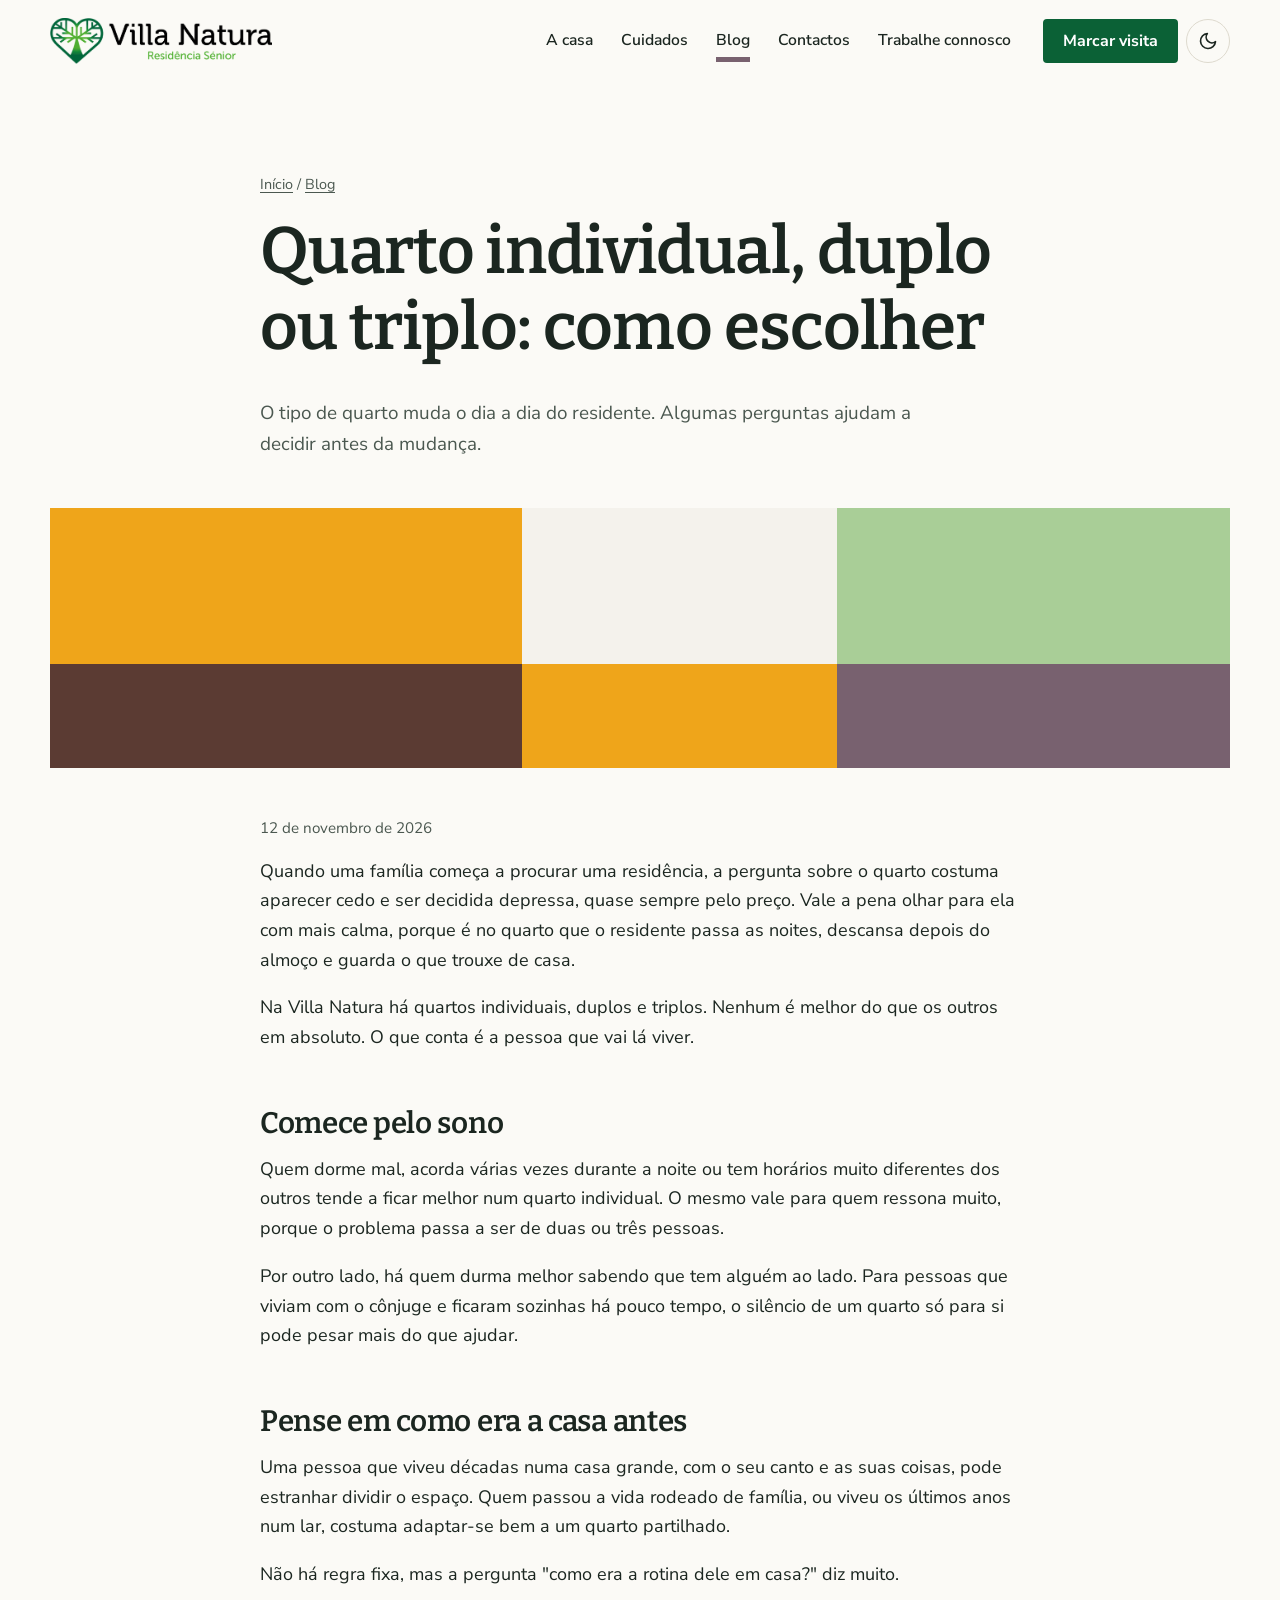
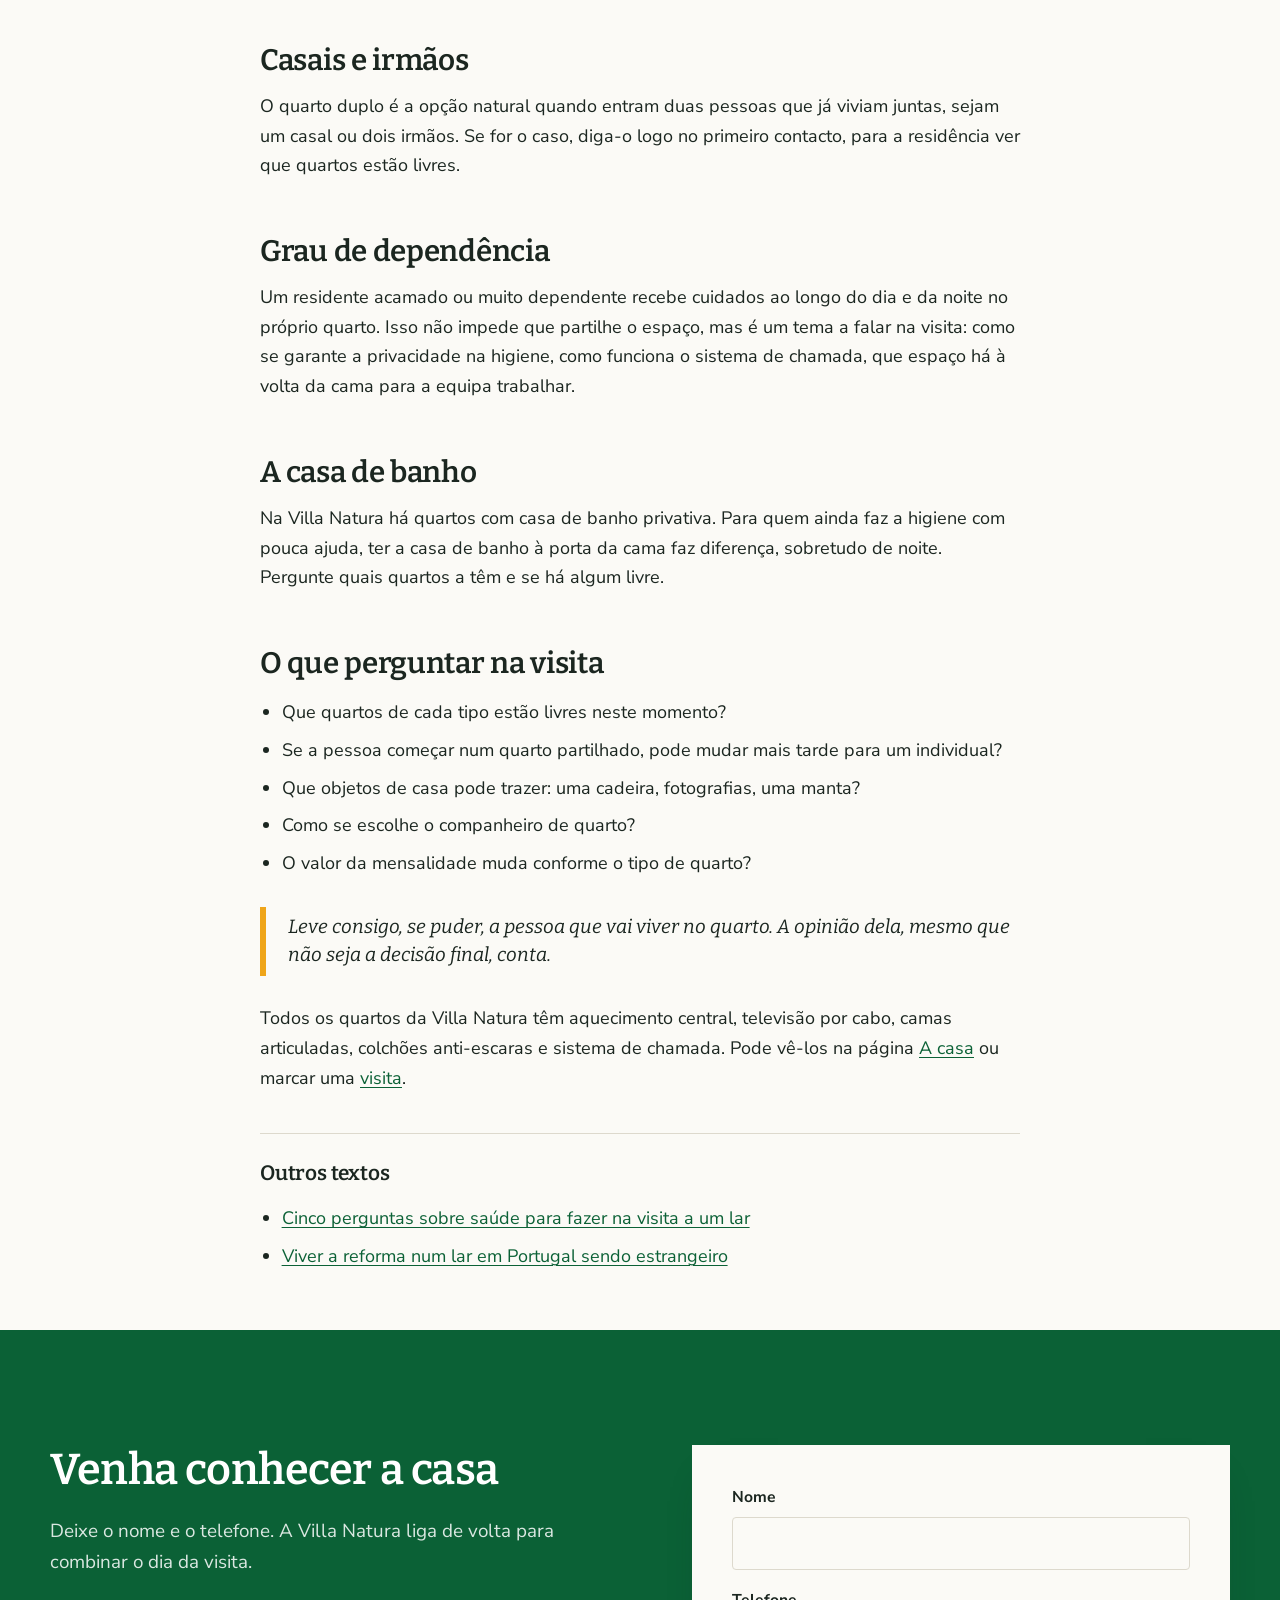
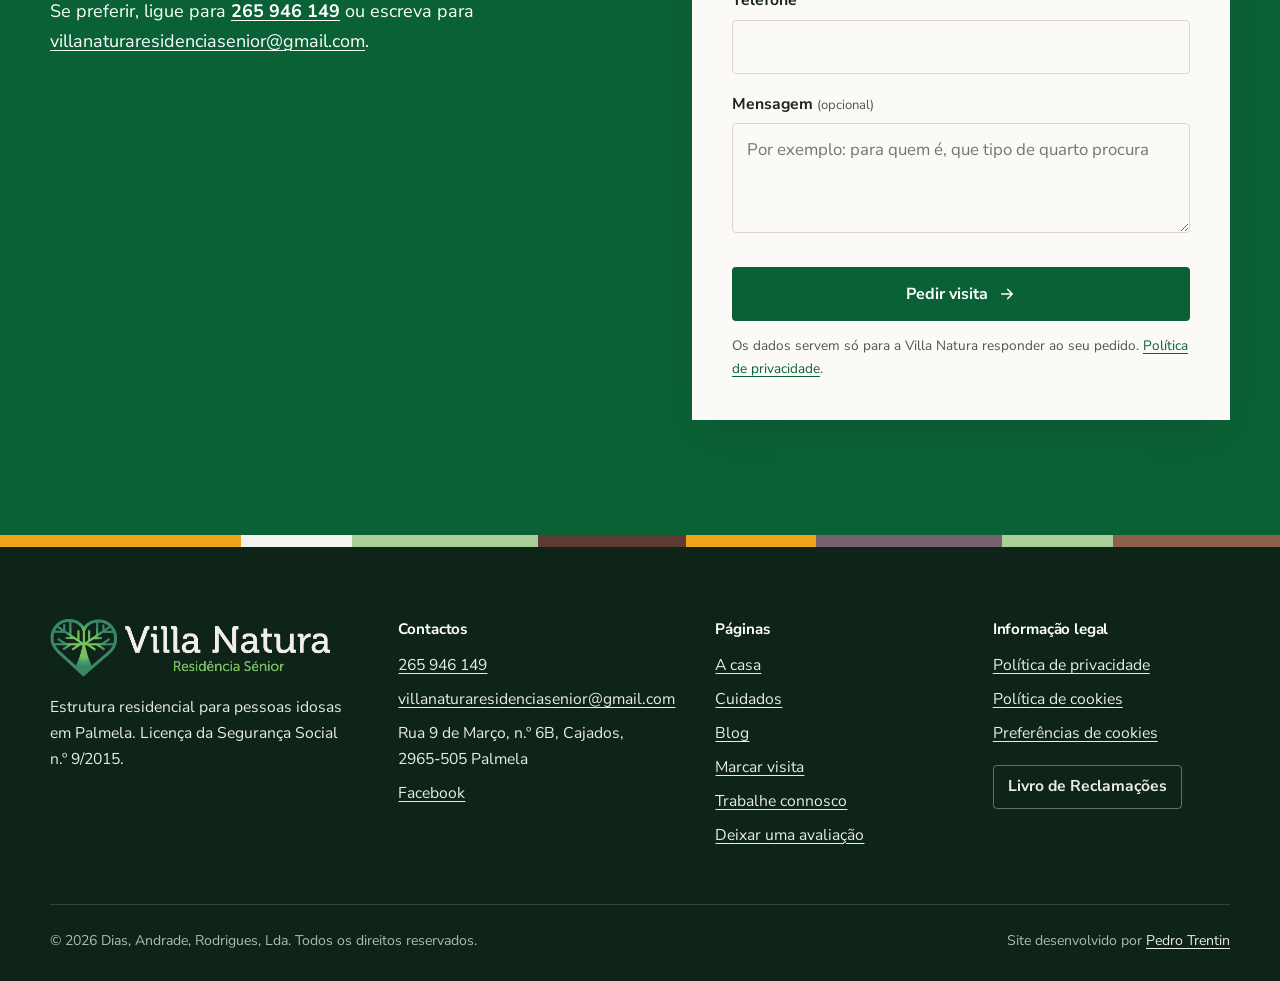
<file: blog/quarto-individual-duplo-ou-triplo.html>
<!doctype html>
<html lang="pt-PT" class="sem-js">
<head>
<meta charset="utf-8">
<meta name="viewport" content="width=device-width, initial-scale=1">
<title>Quarto individual, duplo ou triplo: como escolher | Villa Natura</title>
<meta name="description" content="O tipo de quarto muda o dia a dia do residente. Algumas perguntas ajudam a decidir antes da mudança.">
<link rel="canonical" href="https://villanaturaresidenciasenior.com/blog/quarto-individual-duplo-ou-triplo">
<meta name="theme-color" content="#0B6136">
<meta property="og:type" content="website"><meta property="og:locale" content="pt_PT"><meta property="og:site_name" content="Villa Natura Residência Sénior">
<meta property="og:title" content="Quarto individual, duplo ou triplo: como escolher | Villa Natura"><meta property="og:description" content="O tipo de quarto muda o dia a dia do residente. Algumas perguntas ajudam a decidir antes da mudança."><meta property="og:url" content="https://villanaturaresidenciasenior.com/blog/quarto-individual-duplo-ou-triplo"><meta property="og:image" content="https://villanaturaresidenciasenior.com/img/og.jpg">
<link rel="icon" href="/img/favicon.png" type="image/png"><link rel="apple-touch-icon" href="/img/apple-touch-icon.png">
<link rel="preload" href="/fonts/bitter-latin-600-normal.woff2" as="font" type="font/woff2" crossorigin>
<link rel="preload" href="/fonts/nunito-sans-latin-400-normal.woff2" as="font" type="font/woff2" crossorigin>
<link rel="stylesheet" href="/assets/site.css?v=1">
<script type="application/ld+json">{"@context": "https://schema.org", "@type": "LocalBusiness", "name": "Villa Natura Residência Sénior", "description": "Estrutura residencial para pessoas idosas com 22 lugares em Palmela.", "url": "https://villanaturaresidenciasenior.com/", "telephone": "+351265946149", "email": "villanaturaresidenciasenior@gmail.com", "image": "https://villanaturaresidenciasenior.com/img/exterior-fachada.webp", "logo": "https://villanaturaresidenciasenior.com/img/simbolo-512.png", "openingHours": "Mo-Su 00:00-23:59", "sameAs": ["https://www.facebook.com/villanaturaresidenciasenior/"], "address": {"@type": "PostalAddress", "streetAddress": "Rua 9 de Março, n.º 6B, Cajados", "postalCode": "2965-505", "addressLocality": "Palmela", "addressRegion": "Setúbal", "addressCountry": "PT"}}</script>
</head>
<body>
<a class="salto" href="#conteudo">Saltar para o conteúdo</a>
<header class="topo"><div class="contentor">
<a class="marca" href="/" aria-label="Villa Natura Residência Sénior, página inicial"><img class="cla" src="/img/logo.png" alt="Villa Natura Residência Sénior" width="538" height="112"><img class="esc" src="/img/logo-escuro.png" alt="" width="538" height="112"></a>
<nav class="nav" aria-label="Principal"><a href="/a-casa" data-sec="a-casa" style="--pc:var(--amarelo)">A casa</a><a href="/cuidados" data-sec="cuidados" style="--pc:var(--salva)">Cuidados</a><a href="/blog" data-sec="blog" aria-current="page" style="--pc:var(--ameixa)">Blog</a><a href="/contactos" data-sec="contactos" style="--pc:var(--cacau)">Contactos</a><a href="/trabalhe-connosco" data-sec="trabalhe-connosco" style="--pc:var(--castanho)">Trabalhe connosco</a><a class="so-tel" href="/visita" data-sec="visita" style="--pc:var(--folha)">Marcar visita</a><a class="so-tel" href="tel:+351265946149">Ligar 265 946 149</a></nav>
<div class="acoes"><a class="btn visitar" href="/visita">Marcar visita</a><button class="tema" type="button" aria-label="Mudar entre modo claro e escuro"><svg class="sol" viewBox="0 0 24 24" fill="none" stroke="currentColor" stroke-width="2" stroke-linecap="round" aria-hidden="true"><circle cx="12" cy="12" r="4"/><path d="M12 2v2M12 20v2M4.9 4.9l1.4 1.4M17.7 17.7l1.4 1.4M2 12h2M20 12h2M4.9 19.1l1.4-1.4M17.7 6.3l1.4-1.4"/></svg><svg class="lua" viewBox="0 0 24 24" fill="none" stroke="currentColor" stroke-width="2" stroke-linecap="round" stroke-linejoin="round" aria-hidden="true"><path d="M21 12.8A9 9 0 1 1 11.2 3a7 7 0 0 0 9.8 9.8z"/></svg></button><button class="menu-btn" type="button" aria-label="Abrir menu" aria-expanded="false"><span></span><span></span><span></span></button></div>
</div></header>
<main id="conteudo"><section class="cabeca"><div class="estreito"><p class="migalhas"><a href="/">Início</a> / <a href="/blog">Blog</a></p><h1>Quarto individual, duplo ou triplo: como escolher</h1><p class="lead">O tipo de quarto muda o dia a dia do residente. Algumas perguntas ajudam a decidir antes da mudança.</p></div></section>
<div class="contentor"><div class="capa grande" style="--cols:1.2fr .8fr 1fr" aria-hidden="true"><i style="--c:var(--amarelo)"></i><i style="--c:var(--branco-painel)"></i><i style="--c:var(--salva)"></i><i style="--c:var(--cacau)"></i><i style="--c:var(--amarelo)"></i><i style="--c:var(--ameixa)"></i></div></div>
<article class="secao artigo" style="padding-top:48px"><div class="estreito">
<p class="data">12 de novembro de 2026</p>

<p>Quando uma família começa a procurar uma residência, a pergunta sobre o quarto costuma aparecer cedo e ser decidida depressa, quase sempre pelo preço. Vale a pena olhar para ela com mais calma, porque é no quarto que o residente passa as noites, descansa depois do almoço e guarda o que trouxe de casa.</p>
<p>Na Villa Natura há quartos individuais, duplos e triplos. Nenhum é melhor do que os outros em absoluto. O que conta é a pessoa que vai lá viver.</p>

<h2>Comece pelo sono</h2>
<p>Quem dorme mal, acorda várias vezes durante a noite ou tem horários muito diferentes dos outros tende a ficar melhor num quarto individual. O mesmo vale para quem ressona muito, porque o problema passa a ser de duas ou três pessoas.</p>
<p>Por outro lado, há quem durma melhor sabendo que tem alguém ao lado. Para pessoas que viviam com o cônjuge e ficaram sozinhas há pouco tempo, o silêncio de um quarto só para si pode pesar mais do que ajudar.</p>

<h2>Pense em como era a casa antes</h2>
<p>Uma pessoa que viveu décadas numa casa grande, com o seu canto e as suas coisas, pode estranhar dividir o espaço. Quem passou a vida rodeado de família, ou viveu os últimos anos num lar, costuma adaptar-se bem a um quarto partilhado.</p>
<p>Não há regra fixa, mas a pergunta "como era a rotina dele em casa?" diz muito.</p>

<h2>Casais e irmãos</h2>
<p>O quarto duplo é a opção natural quando entram duas pessoas que já viviam juntas, sejam um casal ou dois irmãos. Se for o caso, diga-o logo no primeiro contacto, para a residência ver que quartos estão livres.</p>

<h2>Grau de dependência</h2>
<p>Um residente acamado ou muito dependente recebe cuidados ao longo do dia e da noite no próprio quarto. Isso não impede que partilhe o espaço, mas é um tema a falar na visita: como se garante a privacidade na higiene, como funciona o sistema de chamada, que espaço há à volta da cama para a equipa trabalhar.</p>

<h2>A casa de banho</h2>
<p>Na Villa Natura há quartos com casa de banho privativa. Para quem ainda faz a higiene com pouca ajuda, ter a casa de banho à porta da cama faz diferença, sobretudo de noite. Pergunte quais quartos a têm e se há algum livre.</p>

<h2>O que perguntar na visita</h2>
<ul>
<li>Que quartos de cada tipo estão livres neste momento?</li>
<li>Se a pessoa começar num quarto partilhado, pode mudar mais tarde para um individual?</li>
<li>Que objetos de casa pode trazer: uma cadeira, fotografias, uma manta?</li>
<li>Como se escolhe o companheiro de quarto?</li>
<li>O valor da mensalidade muda conforme o tipo de quarto?</li>
</ul>

<blockquote>Leve consigo, se puder, a pessoa que vai viver no quarto. A opinião dela, mesmo que não seja a decisão final, conta.</blockquote>

<p>Todos os quartos da Villa Natura têm aquecimento central, televisão por cabo, camas articuladas, colchões anti-escaras e sistema de chamada. Pode vê-los na página <a href="/a-casa">A casa</a> ou marcar uma <a href="/visita">visita</a>.</p>

<div class="fim-artigo"><h3>Outros textos</h3><ul><li><a href="/blog/perguntas-de-saude-na-visita">Cinco perguntas sobre saúde para fazer na visita a um lar</a></li><li><a href="/blog/estrangeiros-lar-em-portugal">Viver a reforma num lar em Portugal sendo estrangeiro</a></li></ul></div>
</div></article>
<section class="secao chamada" id="marcar"><div class="contentor dupla">
<div class="revela"><h2>Venha conhecer a casa</h2><p class="lead">Deixe o nome e o telefone. A Villa Natura liga de volta para combinar o dia da visita.</p><p>Se preferir, ligue para <a href="tel:+351265946149"><strong>265 946 149</strong></a> ou escreva para <a href="mailto:villanaturaresidenciasenior@gmail.com">villanaturaresidenciasenior@gmail.com</a>.</p></div>
<div class="revela"><div class="formulario">
<form name="visita-blog" method="POST" data-netlify="true" netlify-honeypot="bot-field" data-assunto="Pedido de visita pelo site">
<input type="hidden" name="form-name" value="visita-blog"><p class="oculto"><label>Não preencher <input name="bot-field" data-rotulo="x"></label></p>
<div class="campo"><label for="visita-blog-nome">Nome</label><input id="visita-blog-nome" name="nome" data-rotulo="Nome" autocomplete="name" required></div>
<div class="campo"><label for="visita-blog-tel">Telefone</label><input id="visita-blog-tel" name="telefone" data-rotulo="Telefone" type="tel" autocomplete="tel" inputmode="tel" required></div>
<div class="campo"><label for="visita-blog-msg">Mensagem <small>(opcional)</small></label><textarea id="visita-blog-msg" name="mensagem" data-rotulo="Mensagem" placeholder="Por exemplo: para quem é, que tipo de quarto procura"></textarea></div>
<button class="btn" type="submit">Pedir visita <svg viewBox="0 0 24 24" fill="none" stroke="currentColor" stroke-width="2.2" stroke-linecap="round" stroke-linejoin="round" aria-hidden="true"><path d="M5 12h14M13 6l6 6-6 6"/></svg></button>
<p class="aviso">Os dados servem só para a Villa Natura responder ao seu pedido. <a href="/privacidade">Política de privacidade</a>.</p>
</form>
<div class="ok" role="status"><h3>Pedido enviado</h3><p>Obrigado. A Villa Natura vai entrar em contacto consigo. Se preferir, ligue para <a href="tel:+351265946149">265 946 149</a>.</p></div>
</div></div>
</div></section></main>
<div class="friso" aria-hidden="true"><span style="--c:var(--amarelo);--f:1.3"></span><span style="--c:var(--branco-painel);--f:0.6"></span><span style="--c:var(--salva);--f:1"></span><span style="--c:var(--cacau);--f:0.8"></span><span style="--c:var(--amarelo);--f:0.7"></span><span style="--c:var(--ameixa);--f:1"></span><span style="--c:var(--salva);--f:0.6"></span><span style="--c:var(--castanho);--f:0.9"></span></div>
<footer class="rodape"><div class="contentor">
<div class="grelha">
<div><img class="logo-r" src="/img/logo-escuro.png" alt="Villa Natura Residência Sénior" width="538" height="112" loading="lazy">
<p>Estrutura residencial para pessoas idosas em Palmela. Licença da Segurança Social n.º 9/2015.</p></div>
<div><h3>Contactos</h3><ul>
<li><a href="tel:+351265946149">265 946 149</a></li>
<li><a href="mailto:villanaturaresidenciasenior@gmail.com">villanaturaresidenciasenior@gmail.com</a></li>
<li>Rua 9 de Março, n.º 6B, Cajados, 2965&#8209;505 Palmela</li>
<li><a href="https://www.facebook.com/villanaturaresidenciasenior/" rel="noopener" target="_blank">Facebook</a></li></ul></div>
<div><h3>Páginas</h3><ul>
<li><a href="/a-casa">A casa</a></li><li><a href="/cuidados">Cuidados</a></li><li><a href="/blog">Blog</a></li>
<li><a href="/visita">Marcar visita</a></li><li><a href="/trabalhe-connosco">Trabalhe connosco</a></li><li><a href="/avaliar">Deixar uma avaliação</a></li></ul></div>
<div><h3>Informação legal</h3><ul>
<li><a href="/privacidade">Política de privacidade</a></li>
<li><a href="/cookies">Política de cookies</a></li>
<li><a href="#" data-cookies="abrir">Preferências de cookies</a></li></ul>
<a class="livro" href="https://www.livroreclamacoes.pt/" rel="noopener" target="_blank">Livro de Reclamações</a></div>
</div>
<div class="base"><span>© 2026 Dias, Andrade, Rodrigues, Lda. Todos os direitos reservados.</span><span>Site desenvolvido por <a href="https://www.instagram.com/ph.trentin/" rel="noopener" target="_blank">Pedro Trentin</a></span></div>
</div></footer>
<a class="ligar-fixo" href="tel:+351265946149" aria-label="Ligar para a Villa Natura"><svg viewBox="0 0 24 24" fill="none" stroke="currentColor" stroke-width="2" stroke-linecap="round" stroke-linejoin="round" aria-hidden="true"><path d="M22 16.9v3a2 2 0 0 1-2.2 2 19.8 19.8 0 0 1-8.6-3.1 19.5 19.5 0 0 1-6-6A19.8 19.8 0 0 1 2.1 4.2 2 2 0 0 1 4.1 2h3a2 2 0 0 1 2 1.7c.1.9.4 1.8.7 2.7a2 2 0 0 1-.5 2.1L8 9.8a16 16 0 0 0 6 6l1.3-1.3a2 2 0 0 1 2.1-.4c.9.3 1.8.6 2.7.7a2 2 0 0 1 1.7 2z"/></svg></a>
<div class="ecra" role="dialog" aria-modal="true" aria-label="Fotografia em ecrã inteiro"><button class="fechar" type="button" aria-label="Fechar"><svg viewBox="0 0 24 24" fill="none" stroke="currentColor" stroke-width="2.2" stroke-linecap="round" aria-hidden="true"><path d="M18 6 6 18M6 6l12 12"/></svg></button><button class="ant" type="button" aria-label="Anterior"><svg viewBox="0 0 24 24" fill="none" stroke="currentColor" stroke-width="2.2" stroke-linecap="round" stroke-linejoin="round" aria-hidden="true"><path d="m15 18-6-6 6-6"/></svg></button><img alt=""><p></p><button class="seg" type="button" aria-label="Seguinte"><svg viewBox="0 0 24 24" fill="none" stroke="currentColor" stroke-width="2.2" stroke-linecap="round" stroke-linejoin="round" aria-hidden="true"><path d="m9 18 6-6-6-6"/></svg></button></div>
<div class="cookies" role="dialog" aria-label="Cookies"><p>Este site só guarda o essencial no seu navegador. O mapa do Google, se o aceitar, usa cookies do Google. <a href="/cookies">Saber mais</a></p><div class="botoes"><button class="btn" type="button" data-cookies="todos">Aceitar</button><button class="btn contorno" type="button" data-cookies="essencial">Só o essencial</button></div></div>
<script src="/assets/site.js?v=1" defer></script>
</body>
</html>
</file>
<file: assets/site.css>
/* Villa Natura Residência Sénior. Conceito: os painéis de cor da fachada */
@font-face{font-family:"Bitter";src:url(../fonts/bitter-latin-400-normal.woff2) format("woff2");font-weight:400;font-display:swap}
@font-face{font-family:"Bitter";src:url(../fonts/bitter-latin-500-normal.woff2) format("woff2");font-weight:500;font-display:swap}
@font-face{font-family:"Bitter";src:url(../fonts/bitter-latin-600-normal.woff2) format("woff2");font-weight:600;font-display:swap}
@font-face{font-family:"Bitter";src:url(../fonts/bitter-latin-400-italic.woff2) format("woff2");font-weight:400;font-style:italic;font-display:swap}
@font-face{font-family:"Nunito Sans";src:url(../fonts/nunito-sans-latin-400-normal.woff2) format("woff2");font-weight:400;font-display:swap}
@font-face{font-family:"Nunito Sans";src:url(../fonts/nunito-sans-latin-600-normal.woff2) format("woff2");font-weight:600;font-display:swap}
@font-face{font-family:"Nunito Sans";src:url(../fonts/nunito-sans-latin-700-normal.woff2) format("woff2");font-weight:700;font-display:swap}
@font-face{font-family:"Nunito Sans";src:url(../fonts/nunito-sans-latin-400-italic.woff2) format("woff2");font-weight:400;font-style:italic;font-display:swap}

:root{
  --cal:#FBFAF6;--papel:#F2F0E8;--tinta:#1B2620;--tinta-2:#4B5850;--linha:#DDD9CD;
  --verde:#0B6136;--verde-texto:#0B6136;--folha:#4FA32F;
  --amarelo:#EFA51A;--salva:#A9CE97;--cacau:#5B3B33;--ameixa:#78616F;--castanho:#8D604B;--branco-painel:#F4F2EC;
  --btn:#0B6136;--btn-tx:#fff;--btn-hover:#084A29;
  --rodape:#0F2419;--rodape-tx:#E7ECE4;
  --sombra:0 18px 40px -24px rgba(20,40,28,.45);
  --raio:4px;
  --larg:1180px;
  --serif:"Bitter",Georgia,serif;--sans:"Nunito Sans",system-ui,-apple-system,"Segoe UI",sans-serif;
  color-scheme:light;
}
@media (prefers-color-scheme:dark){:root:not([data-theme="light"]){
  --cal:#111A15;--papel:#17221C;--tinta:#ECEFE7;--tinta-2:#B2BDB4;--linha:#2A3830;
  --verde:#7CC98F;--verde-texto:#8ED39F;--folha:#86C76A;
  --amarelo:#E9A93A;--salva:#7FA872;--cacau:#8E6457;--ameixa:#9A8291;--castanho:#A87A62;--branco-painel:#2A3530;
  --btn:#8ED39F;--btn-tx:#0D1F15;--btn-hover:#A8E2B5;
  --rodape:#0A120E;--sombra:0 18px 40px -24px rgba(0,0,0,.8);color-scheme:dark}}
:root[data-theme="dark"]{
  --cal:#111A15;--papel:#17221C;--tinta:#ECEFE7;--tinta-2:#B2BDB4;--linha:#2A3830;
  --verde:#7CC98F;--verde-texto:#8ED39F;--folha:#86C76A;
  --amarelo:#E9A93A;--salva:#7FA872;--cacau:#8E6457;--ameixa:#9A8291;--castanho:#A87A62;--branco-painel:#2A3530;
  --btn:#8ED39F;--btn-tx:#0D1F15;--btn-hover:#A8E2B5;
  --rodape:#0A120E;--sombra:0 18px 40px -24px rgba(0,0,0,.8);color-scheme:dark}

*,*::before,*::after{box-sizing:border-box}
html{-webkit-text-size-adjust:100%;scroll-behavior:smooth;scroll-padding-top:96px}
body{margin:0;background:var(--cal);color:var(--tinta);font-family:var(--sans);font-size:18px;line-height:1.65;-webkit-font-smoothing:antialiased;overflow-x:hidden;transition:background .3s,color .3s}
img{max-width:100%;display:block;height:auto}
a{color:var(--verde-texto);text-underline-offset:3px;text-decoration-thickness:1px}
a:hover{text-decoration-thickness:2px}
h1,h2,h3,h4{font-family:var(--serif);font-weight:600;line-height:1.15;margin:0 0 .5em;letter-spacing:-.01em;text-wrap:balance}
h1{font-size:clamp(2.3rem,5.2vw,4.1rem)}
h2{font-size:clamp(1.8rem,3.6vw,2.7rem)}
h3{font-size:1.3rem}
p{margin:0 0 1em;text-wrap:pretty}
.salto{position:absolute;left:-999px;top:8px;background:var(--btn);color:var(--btn-tx);padding:10px 16px;z-index:100;border-radius:var(--raio)}
.salto:focus{left:12px}
:focus-visible{outline:3px solid var(--amarelo);outline-offset:3px}
.contentor{width:min(100% - 32px,var(--larg));margin-inline:auto}
.estreito{width:min(100% - 32px,760px);margin-inline:auto}
.secao{padding:clamp(64px,9vw,120px) 0}
.secao.papel{background:var(--papel)}
.lead{font-size:1.18rem;color:var(--tinta-2);max-width:62ch}
.mini{font-size:.92rem;color:var(--tinta-2)}

/* botões */
.btn{display:inline-flex;align-items:center;gap:10px;font:700 1rem/1 var(--sans);padding:16px 24px;border-radius:var(--raio);border:2px solid var(--btn);background:var(--btn);color:var(--btn-tx);text-decoration:none;cursor:pointer;transition:background .2s,border-color .2s,transform .2s}
.btn:hover{background:var(--btn-hover);border-color:var(--btn-hover);text-decoration:none}
.btn:active{transform:translateY(1px)}
.btn.contorno{background:transparent;color:var(--verde-texto);border-color:currentColor}
.btn.contorno:hover{background:color-mix(in srgb,var(--verde-texto) 10%,transparent)}
.btn svg{width:18px;height:18px;flex:none}
.botoes{display:flex;flex-wrap:wrap;gap:12px;margin-top:28px}

/* friso de painéis */
.friso{display:flex;height:12px;width:100%}
.friso span{flex:var(--f,1);background:var(--c)}
.friso.fino{height:6px}

/* cabeçalho */
.topo{position:sticky;top:0;z-index:50;background:color-mix(in srgb,var(--cal) 88%,transparent);backdrop-filter:saturate(1.4) blur(12px);-webkit-backdrop-filter:saturate(1.4) blur(12px);border-bottom:1px solid transparent;transition:border-color .3s,box-shadow .3s}
.topo.rolou{border-bottom-color:var(--linha);box-shadow:0 8px 24px -20px rgba(0,0,0,.4)}
.topo .contentor{display:flex;align-items:center;gap:20px;height:82px}
.marca{display:block;flex:none}
.marca img{height:46px;width:auto}
.marca .esc{display:none}
:root[data-theme="dark"] .marca .cla{display:none}:root[data-theme="dark"] .marca .esc{display:block}
@media (prefers-color-scheme:dark){:root:not([data-theme="light"]) .marca .cla{display:none}:root:not([data-theme="light"]) .marca .esc{display:block}}
.nav{display:flex;gap:4px;margin-left:auto;align-items:center}
.nav a{position:relative;color:var(--tinta);text-decoration:none;font-weight:600;font-size:.98rem;padding:10px 12px}
.nav a::after{content:"";position:absolute;left:12px;right:12px;bottom:2px;height:5px;background:var(--pc,var(--amarelo));transform:scaleY(0);transform-origin:bottom;transition:transform .25s}
.nav a:hover::after,.nav a[aria-current="page"]::after{transform:scaleY(1)}
.acoes{display:flex;align-items:center;gap:8px}
.acoes .btn{padding:12px 18px}
.tema{width:44px;height:44px;border-radius:50%;border:1px solid var(--linha);background:transparent;color:var(--tinta);display:grid;place-items:center;cursor:pointer}
.tema svg{width:20px;height:20px}
.tema .sol{display:none}
:root[data-theme="dark"] .tema .sol{display:block}:root[data-theme="dark"] .tema .lua{display:none}
@media (prefers-color-scheme:dark){:root:not([data-theme="light"]) .tema .sol{display:block}:root:not([data-theme="light"]) .tema .lua{display:none}}
.menu-btn{display:none;width:48px;height:48px;border:0;background:transparent;color:var(--tinta);cursor:pointer;padding:12px}
.menu-btn span{display:block;height:2px;background:currentColor;margin:5px 0;transition:transform .3s,opacity .3s}
.menu-aberto .menu-btn span:nth-child(1){transform:translateY(7px) rotate(45deg)}
.menu-aberto .menu-btn span:nth-child(2){opacity:0}
.menu-aberto .menu-btn span:nth-child(3){transform:translateY(-7px) rotate(-45deg)}
@media (max-width:1060px){
  .nav{position:fixed;inset:82px 0 auto 0;flex-direction:column;align-items:stretch;gap:0;background:var(--cal);padding:8px 16px 24px;border-bottom:1px solid var(--linha);transform:translateY(-12px);opacity:0;visibility:hidden;transition:.25s;max-height:calc(100svh - 82px);overflow:auto}
  .menu-aberto .nav{transform:none;opacity:1;visibility:visible}
  .nav a{padding:16px 4px;font-size:1.15rem;border-bottom:1px solid var(--linha)}
  .nav a::after{left:auto;right:4px;top:50%;bottom:auto;width:22px;height:22px;margin-top:-11px}
  .nav .so-tel{display:block}
  .menu-btn{display:block}
  .acoes .btn.visitar{display:none}
}
@media (min-width:1061px){.nav .so-tel{display:none}}
@media (max-width:420px){.marca img{height:38px}.topo .contentor{gap:8px}}

/* abertura: a fachada */
.fachada{position:relative;min-height:min(100svh - 82px,920px);min-height:max(620px,min(100svh - 82px,920px));display:flex;align-items:flex-end;overflow:hidden;isolation:isolate;background:var(--cacau)}
.fachada .foto{position:absolute;inset:0;z-index:-2}
.fachada .foto img{width:100%;height:100%;object-fit:cover;object-position:60% 55%;transform:scale(1.08);transition:transform 2.6s cubic-bezier(.2,.7,.2,1)}
.fachada.aberta .foto img{transform:scale(1)}
.fachada::after{content:"";position:absolute;inset:0;z-index:-1;background:linear-gradient(180deg,rgba(0,0,0,0) 40%,rgba(10,20,14,.45) 100%)}
.paineis{position:absolute;inset:0;z-index:3;display:grid;grid-template-columns:var(--cols);grid-template-rows:58% 42%;pointer-events:none}
.paineis i{background:var(--c);box-shadow:0 0 0 1.5px var(--c);transition:transform 1s cubic-bezier(.7,0,.2,1);transition-delay:var(--d)}
.paineis i:nth-child(-n+7){transform-origin:top}
.paineis i:nth-child(n+8){transform-origin:bottom}
.fachada.aberta .paineis i{transform:scaleY(0)}
.placa{position:relative;z-index:2;background:var(--cal);margin:0 0 clamp(16px,4vw,48px) clamp(16px,4vw,48px);max-width:660px;padding:clamp(24px,3.6vw,44px);box-shadow:var(--sombra);opacity:0;transform:translateY(24px);transition:opacity .8s 1.1s,transform .8s 1.1s}
.placa::before{content:"";position:absolute;left:0;top:0;width:100%;height:8px;background:linear-gradient(90deg,var(--amarelo) 0 34%,var(--salva) 34% 58%,var(--cacau) 58% 76%,var(--ameixa) 76% 100%)}
.fachada.aberta .placa{opacity:1;transform:none}
.placa .local{font-weight:700;color:var(--verde-texto);font-size:.95rem;margin-bottom:12px;display:flex;align-items:center;gap:8px}
.placa h1{margin-bottom:16px}
.placa .lead{font-size:1.1rem;margin-bottom:0}
.placa .licenca{margin-top:20px;font-size:.88rem;color:var(--tinta-2)}
@media (max-width:640px){
  .fachada{min-height:auto;display:block;background:var(--cal)}
  .fachada .foto{position:relative;height:56svh;min-height:340px}
  .fachada::after{display:none}
  .paineis{height:56svh;min-height:340px;inset:0 0 auto 0}
  .placa{margin:-48px 12px 0;padding:26px 20px}
  .placa .botoes .btn{flex:1 1 100%;justify-content:center}
}

/* números */
.numeros{display:grid;grid-template-columns:repeat(3,1fr);gap:clamp(20px,4vw,56px);margin-top:48px}
.numeros div{border-left:10px solid var(--c);padding:4px 0 4px 20px}
.numeros b{display:block;font:600 clamp(2.4rem,5vw,3.4rem)/1 var(--serif);margin-bottom:10px}
.numeros span{color:var(--tinta-2)}
@media (max-width:760px){.numeros{grid-template-columns:1fr}}
.dupla{display:grid;grid-template-columns:1.05fr 1fr;gap:clamp(32px,6vw,90px);align-items:center}
.dupla.inv>:first-child{order:2}
@media (max-width:880px){.dupla{grid-template-columns:1fr}.dupla.inv>:first-child{order:0}}

/* quartos */
.separadores{display:flex;flex-wrap:wrap;gap:0;margin:28px 0 24px;border-bottom:1px solid var(--linha)}
.separadores button{font:700 1rem var(--sans);background:transparent;border:0;color:var(--tinta-2);padding:14px 18px 16px;cursor:pointer;position:relative}
.separadores button::after{content:"";position:absolute;left:0;right:0;bottom:-1px;height:6px;background:var(--c);transform:scaleX(0);transition:transform .3s}
.separadores button[aria-selected="true"]{color:var(--tinta)}
.separadores button[aria-selected="true"]::after{transform:scaleX(1)}
.quartos-fotos{position:relative;aspect-ratio:3/2;background:var(--papel);overflow:hidden}
.quartos-fotos figure{position:absolute;inset:0;margin:0;opacity:0;transition:opacity .6s}
.quartos-fotos figure.ativo{opacity:1}
.quartos-fotos img{width:100%;height:100%;object-fit:cover}
.dupla.quartos{grid-template-columns:1.35fr 1fr}
@media (max-width:880px){.dupla.quartos{grid-template-columns:1fr}}
.quartos-fotos .seg{position:absolute;right:14px;bottom:14px;width:110px;aspect-ratio:3/2;border:3px solid var(--cal);box-shadow:var(--sombra);overflow:hidden;cursor:pointer;padding:0;background:none}
.quartos-fotos .seg img{width:100%;height:100%;object-fit:cover}
.lista-limpa{list-style:none;padding:0;margin:0}
.equip li{padding:12px 0 12px 30px;border-bottom:1px solid var(--linha);position:relative}
.equip li::before{content:"";position:absolute;left:0;top:50%;width:14px;height:14px;margin-top:-7px;background:var(--c,var(--salva))}
.painel-texto[hidden]{display:none}

/* fora de portas */
.colagem{display:grid;grid-template-columns:1.4fr 1fr;grid-template-rows:auto auto;gap:12px}
.colagem img{width:100%;height:100%;object-fit:cover}
.colagem .a{grid-row:1/3;aspect-ratio:4/5}
.colagem img.a{object-position:50% 80%}
.colagem .b,.colagem .c{aspect-ratio:4/3.1}
@media (max-width:560px){.colagem{grid-template-columns:1fr 1fr}.colagem .a{grid-column:1/3;grid-row:auto;aspect-ratio:3/2}}
.faixa-animal{display:flex;gap:18px;align-items:flex-start;border-top:1px solid var(--linha);padding-top:22px;margin-top:28px}
.faixa-animal svg{flex:none;width:44px;height:44px;color:var(--castanho)}

/* mês de cuidados */
.mes{margin-top:44px;display:grid;grid-template-columns:minmax(150px,230px) 1fr;gap:0;border-top:1px solid var(--linha)}
.mes .rot{padding:20px 16px 20px 0;border-bottom:1px solid var(--linha)}
.mes .rot b{display:block;font-family:var(--serif);font-weight:600;font-size:1.08rem;line-height:1.3}
.mes .rot span{font-size:.92rem;color:var(--tinta-2)}
.mes .semanas{display:grid;grid-template-columns:repeat(4,1fr);gap:10px;padding:20px 0;border-bottom:1px solid var(--linha);align-items:center}
.mes .cab{display:contents}
.mes .cab .semanas{padding:12px 0;font-size:.85rem;color:var(--tinta-2);font-weight:700}
.mes .cab .rot{padding:12px 0}
.sem{height:40px;background:var(--papel);display:flex;align-items:center;justify-content:center;gap:6px;padding:0 6px}
.secao.papel .sem{background:var(--cal)}
.sem i{display:block;transform:scale(0);transition:transform .45s cubic-bezier(.3,1.6,.5,1);transition-delay:var(--d,0s)}
.mes.visivel .sem i{transform:scale(1)}
.sem.animacao i{flex:1;height:22px;background:var(--amarelo)}
.sem.enfermagem i{width:16px;height:16px;border-radius:50%;background:var(--verde)}
.sem.medico i{width:22px;height:22px;background:var(--ameixa);clip-path:polygon(35% 0,65% 0,65% 35%,100% 35%,100% 65%,65% 65%,65% 100%,35% 100%,35% 65%,0 65%,0 35%,35% 35%)}
.mes .texto-linha{grid-column:auto;padding:20px 0;border-bottom:1px solid var(--linha);display:flex;align-items:center;color:var(--tinta-2)}
.mes .texto-linha span{background:var(--papel);padding:9px 14px;width:100%}
.secao.papel .mes .texto-linha span{background:var(--cal)}
@media (max-width:640px){
  .mes{grid-template-columns:1fr}
  .mes .rot{border-bottom:0;padding:18px 0 8px}
  .mes .cab .rot{display:none}
  .mes .semanas{padding:0 0 18px;gap:6px}
  .mes .texto-linha{padding:0 0 18px}
  .sem{height:34px;gap:4px;padding:0 4px}
  .sem.animacao i{height:18px}
  .sem.enfermagem i{width:12px;height:12px}
}

/* atividades */
.etiquetas{display:flex;flex-wrap:wrap;gap:10px 22px;margin:22px 0}
.etiquetas li{display:flex;align-items:center;gap:10px;font-weight:600}
.etiquetas li::before{content:"";width:12px;height:22px;background:var(--c)}
.foto-moldura{position:relative}
.foto-moldura::before{content:"";position:absolute;inset:-14px auto auto -14px;width:46%;height:58%;background:var(--salva);z-index:-1}
.foto-moldura img{width:100%;aspect-ratio:4/3;object-fit:cover}
.foto-moldura figcaption{font-size:.88rem;color:var(--tinta-2);margin-top:10px}

/* quem acolhemos */
.colunas{display:grid;grid-template-columns:repeat(3,1fr);gap:clamp(24px,4vw,56px);margin-top:40px}
.colunas h3{display:flex;align-items:center;gap:12px}
.colunas h3::before{content:"";width:8px;height:28px;background:var(--c);flex:none}
.colunas ul{margin:0;padding-left:1.1em}
.colunas li{margin:6px 0}
@media (max-width:880px){.colunas{grid-template-columns:1fr}}

/* avaliações */
.notas{display:grid;grid-template-columns:1fr 1fr;gap:0;margin-top:40px;border-top:1px solid var(--linha);border-bottom:1px solid var(--linha)}
.notas>div{padding:36px 28px 36px 0}
.notas>div+div{border-left:1px solid var(--linha);padding-left:clamp(20px,4vw,48px)}
.notas b{display:block;font:600 clamp(3rem,7vw,5rem)/1 var(--serif);color:var(--tinta)}
.estrelas{display:flex;gap:4px;margin:14px 0 10px;color:var(--amarelo)}
.estrelas svg{width:24px;height:24px}
@media (max-width:640px){.notas{grid-template-columns:1fr}.notas>div+div{border-left:0;border-top:1px solid var(--linha);padding-left:0}}

/* perto */
.aneis{position:relative;max-width:460px;margin-inline:auto;width:100%}
.aneis svg{width:100%;height:auto;overflow:visible}
.aneis circle.anel{fill:none;stroke-width:2;stroke-dasharray:var(--l);stroke-dashoffset:var(--l);transition:stroke-dashoffset 1.4s cubic-bezier(.4,0,.2,1);transition-delay:var(--d)}
.aneis.visivel circle.anel{stroke-dashoffset:0}
.aneis text{font:700 15px var(--sans);fill:var(--tinta)}
.aneis .etq-anel{opacity:0;transition:opacity .6s;transition-delay:calc(var(--d) + .9s)}
.aneis.visivel .etq-anel{opacity:1}
.aneis .etq-anel rect{fill:var(--cal)}
.distancias li{display:grid;grid-template-columns:22px 1fr;gap:16px;padding:16px 0;border-bottom:1px solid var(--linha)}
.distancias li::before{content:"";width:22px;height:22px;border-radius:50%;border:3px solid var(--c);margin-top:4px}
.distancias b{font-family:var(--serif);font-weight:600;font-size:1.2rem;display:block}

/* FAQ */
.faq details{border-bottom:1px solid var(--linha)}
.faq summary{list-style:none;cursor:pointer;padding:22px 48px 22px 0;font:600 1.15rem/1.35 var(--serif);position:relative}
.faq summary::-webkit-details-marker{display:none}
.faq summary::after{content:"";position:absolute;right:6px;top:50%;width:18px;height:18px;margin-top:-9px;background:linear-gradient(var(--tinta),var(--tinta)) center/100% 2px no-repeat,linear-gradient(var(--tinta),var(--tinta)) center/2px 100% no-repeat;transition:transform .3s}
.faq details[open] summary::after{transform:rotate(45deg)}
.faq details>div{padding:0 0 22px;color:var(--tinta-2);max-width:66ch}

/* formulário */
.chamada{background:var(--verde);color:#fff;position:relative}
:root[data-theme="dark"] .chamada{background:#163322}
@media (prefers-color-scheme:dark){:root:not([data-theme="light"]) .chamada{background:#163322}}
.chamada .dupla{align-items:start}
.chamada h2,.chamada p{color:#fff}
.chamada .lead{color:rgba(255,255,255,.85)}
.chamada a{color:#fff}
.formulario{background:var(--cal);color:var(--tinta);padding:clamp(24px,4vw,40px);box-shadow:var(--sombra)}
.formulario a{color:var(--verde-texto)}
.chamada .formulario h3,.chamada .formulario p{color:var(--tinta)}
.chamada .formulario .aviso{color:var(--tinta-2)}
.campo{margin-bottom:18px}
.campo label{display:block;font-weight:700;margin-bottom:6px;font-size:.98rem}
.campo label small{font-weight:400;color:var(--tinta-2)}
.campo input,.campo textarea,.campo select{width:100%;font:400 1.05rem/1.4 var(--sans);color:var(--tinta);background:var(--cal);border:1.5px solid var(--linha);border-radius:var(--raio);padding:14px 14px;transition:border-color .2s}
.campo textarea{min-height:110px;resize:vertical}
.campo input:focus,.campo textarea:focus,.campo select:focus{border-color:var(--verde-texto);outline:none;box-shadow:0 0 0 3px color-mix(in srgb,var(--verde-texto) 22%,transparent)}
.formulario .btn{width:100%;justify-content:center;margin-top:6px}
.formulario .aviso{font-size:.85rem;color:var(--tinta-2);margin:14px 0 0}
.oculto{position:absolute!important;left:-9999px}
.ok{display:none;padding:18px 0 0}
.formulario.enviado form{display:none}
.formulario.enviado .ok{display:block}
.ok h3{margin-bottom:8px}

/* páginas internas */
.cabeca{padding:clamp(48px,7vw,96px) 0 clamp(32px,4vw,48px);position:relative}
.cabeca .lead{margin-bottom:0}
.cabeca .migalhas{font-size:.9rem;color:var(--tinta-2);margin-bottom:18px}
.cabeca .migalhas a{color:inherit}
.cabeca h1{max-width:20ch}
.banda-foto{height:clamp(260px,46vw,560px);overflow:hidden}
.banda-foto img{width:100%;height:100%;object-fit:cover}

/* galeria */
.grupo{margin-top:56px}
.grupo h2{display:flex;align-items:center;gap:14px;font-size:clamp(1.5rem,2.6vw,2rem)}
.grupo h2::before{content:"";width:10px;height:34px;background:var(--c)}
.galeria{display:grid;grid-template-columns:repeat(12,1fr);gap:10px}
.galeria a{display:block;overflow:hidden;position:relative;grid-column:span 4;aspect-ratio:3/2;background:var(--papel)}
.galeria a.l{grid-column:span 8;grid-row:span 2;aspect-ratio:auto}
.galeria a.m{grid-column:span 6}
.galeria img{width:100%;height:100%;object-fit:cover;transition:transform .7s cubic-bezier(.2,.7,.2,1)}
.galeria a:hover img{transform:scale(1.04)}
@media (max-width:760px){.galeria{grid-template-columns:1fr 1fr}.galeria a,.galeria a.m{grid-column:span 1}.galeria a.l{grid-column:span 2;grid-row:auto;aspect-ratio:3/2}}
.ecra{position:fixed;inset:0;z-index:200;background:rgba(8,14,10,.94);display:none;align-items:center;justify-content:center;flex-direction:column;padding:56px 12px 20px}
.ecra.aberto{display:flex}
.ecra img{max-width:min(1500px,100%);max-height:calc(100svh - 130px);object-fit:contain}
.ecra p{color:#ddd;margin:14px 0 0;font-size:.95rem}
.ecra button{position:absolute;background:rgba(255,255,255,.1);border:0;color:#fff;width:52px;height:52px;border-radius:50%;cursor:pointer;display:grid;place-items:center}
.ecra button:hover{background:rgba(255,255,255,.2)}
.ecra button svg{width:24px;height:24px}
.ecra .fechar{top:12px;right:12px}
.ecra .ant{left:12px;top:50%;margin-top:-26px}
.ecra .seg{right:12px;top:50%;margin-top:-26px}
@media (max-width:640px){.ecra .ant,.ecra .seg{top:auto;bottom:16px}.ecra .ant{left:30%}.ecra .seg{right:30%}.ecra img{max-height:calc(100svh - 170px)}}

/* listas de cuidados */
.tabela-cuidados{border-top:1px solid var(--linha)}
.tabela-cuidados>div{display:grid;grid-template-columns:minmax(200px,320px) 1fr;gap:20px;padding:22px 0;border-bottom:1px solid var(--linha)}
.tabela-cuidados b{font-family:var(--serif);font-weight:600;font-size:1.15rem}
.tabela-cuidados span{color:var(--tinta-2)}
.tabela-cuidados .etq{display:inline-block;font-size:.8rem;font-weight:700;padding:3px 10px;margin-left:8px;border-radius:999px;background:var(--papel);color:var(--tinta);vertical-align:middle}
.tabela-cuidados .etq.inc{background:color-mix(in srgb,var(--salva) 55%,transparent)}
@media (max-width:640px){.tabela-cuidados>div{grid-template-columns:1fr;gap:4px}}

/* blog */
.posts{display:grid;gap:0;border-top:1px solid var(--linha);margin-top:40px}
.post-item{display:grid;grid-template-columns:260px 1fr;gap:clamp(20px,4vw,48px);padding:32px 0;border-bottom:1px solid var(--linha);text-decoration:none;color:inherit;align-items:center}
.post-item:hover h2{text-decoration:underline;text-decoration-thickness:2px;text-underline-offset:5px}
.post-item h2{font-size:clamp(1.4rem,2.4vw,1.9rem);margin-bottom:10px;color:var(--tinta)}
.post-item p{color:var(--tinta-2);margin:0}
@media (max-width:700px){.post-item{grid-template-columns:1fr}}
.capa{display:grid;grid-template-columns:var(--cols);grid-template-rows:60% 40%;aspect-ratio:3/2;gap:0}
.capa i{background:var(--c)}
.capa.grande{aspect-ratio:auto;height:clamp(160px,22vw,260px);margin-bottom:0}
.artigo{padding-bottom:40px}
.artigo h2{font-size:clamp(1.45rem,2.4vw,1.85rem);margin-top:1.8em}
.artigo ul,.artigo ol{padding-left:1.2em}
.artigo li{margin:8px 0}
.artigo .data{color:var(--tinta-2);font-size:.95rem}
.artigo blockquote{margin:28px 0;padding:6px 0 6px 22px;border-left:6px solid var(--amarelo);font:400 1.2rem/1.5 var(--serif);font-style:italic}
.fim-artigo{border-top:1px solid var(--linha);padding-top:28px;margin-top:40px}

/* texto legal */
.legal h2{font-size:1.45rem;margin-top:1.6em}
.legal ul{padding-left:1.2em}

/* mapa */
.mapa{position:relative;aspect-ratio:4/3;background:var(--papel);display:flex;align-items:center;justify-content:center;flex-direction:column;gap:14px;text-align:center;padding:24px;border:1px solid var(--linha)}
.mapa iframe{position:absolute;inset:0;width:100%;height:100%;border:0}
.contactos-lista li{padding:18px 0;border-bottom:1px solid var(--linha);display:grid;grid-template-columns:28px 1fr;gap:14px}
.contactos-lista svg{width:24px;height:24px;color:var(--verde-texto);margin-top:3px}
.contactos-lista b{display:block}

/* rodapé */
.rodape{background:var(--rodape);color:var(--rodape-tx);padding:72px 0 28px;font-size:.98rem}
.rodape a{color:var(--rodape-tx)}
.rodape .grelha{display:grid;grid-template-columns:1.3fr 1fr 1fr 1fr;gap:40px}
.rodape h3{font:700 .95rem var(--sans);color:#fff;margin-bottom:14px}
.rodape ul{list-style:none;padding:0;margin:0}
.rodape li{margin:8px 0}
.rodape .logo-r{height:58px;width:auto;margin-bottom:18px}
.rodape .base{border-top:1px solid rgba(255,255,255,.14);margin-top:48px;padding-top:24px;display:flex;flex-wrap:wrap;gap:12px 28px;justify-content:space-between;font-size:.88rem;color:rgba(231,236,228,.75)}
.rodape .livro{display:inline-block;border:1px solid rgba(255,255,255,.35);padding:8px 14px;border-radius:var(--raio);text-decoration:none;font-weight:700;margin-top:10px}
@media (max-width:900px){.rodape .grelha{grid-template-columns:1fr 1fr}}
@media (max-width:540px){.rodape .grelha{grid-template-columns:1fr}}

/* botão de ligar no telemóvel */
.ligar-fixo{display:none}
@media (max-width:760px){
  .ligar-fixo{display:flex;position:fixed;right:14px;bottom:14px;z-index:60;width:60px;height:60px;border-radius:50%;background:var(--btn);color:var(--btn-tx);align-items:center;justify-content:center;box-shadow:0 10px 26px -10px rgba(0,0,0,.55)}
  .ligar-fixo svg{width:26px;height:26px}
}

/* cookies */
.cookies{position:fixed;left:14px;bottom:14px;z-index:90;max-width:420px;background:var(--cal);color:var(--tinta);border:1px solid var(--linha);padding:20px;box-shadow:var(--sombra);display:none;font-size:.95rem}
.cookies.mostrar{display:block}
.cookies p{margin-bottom:14px}
.cookies .botoes{margin-top:0;gap:8px}
.cookies .btn{padding:12px 16px;font-size:.95rem}
@media (max-width:760px){.cookies{right:14px;bottom:86px;max-width:none}}

/* revelar */
.revela{opacity:0;transform:translateY(22px);transition:opacity .8s,transform .8s cubic-bezier(.2,.7,.2,1)}
.revela.visivel{opacity:1;transform:none}
.sem-js .revela{opacity:1;transform:none}

@media (prefers-reduced-motion:reduce){
  html{scroll-behavior:auto}
  *,*::before,*::after{transition-duration:.01ms!important;animation-duration:.01ms!important;transition-delay:0s!important}
  .revela{opacity:1;transform:none}
}

/* prévia (ficheiro único) */
.pagina[hidden]{display:none}
</file>
